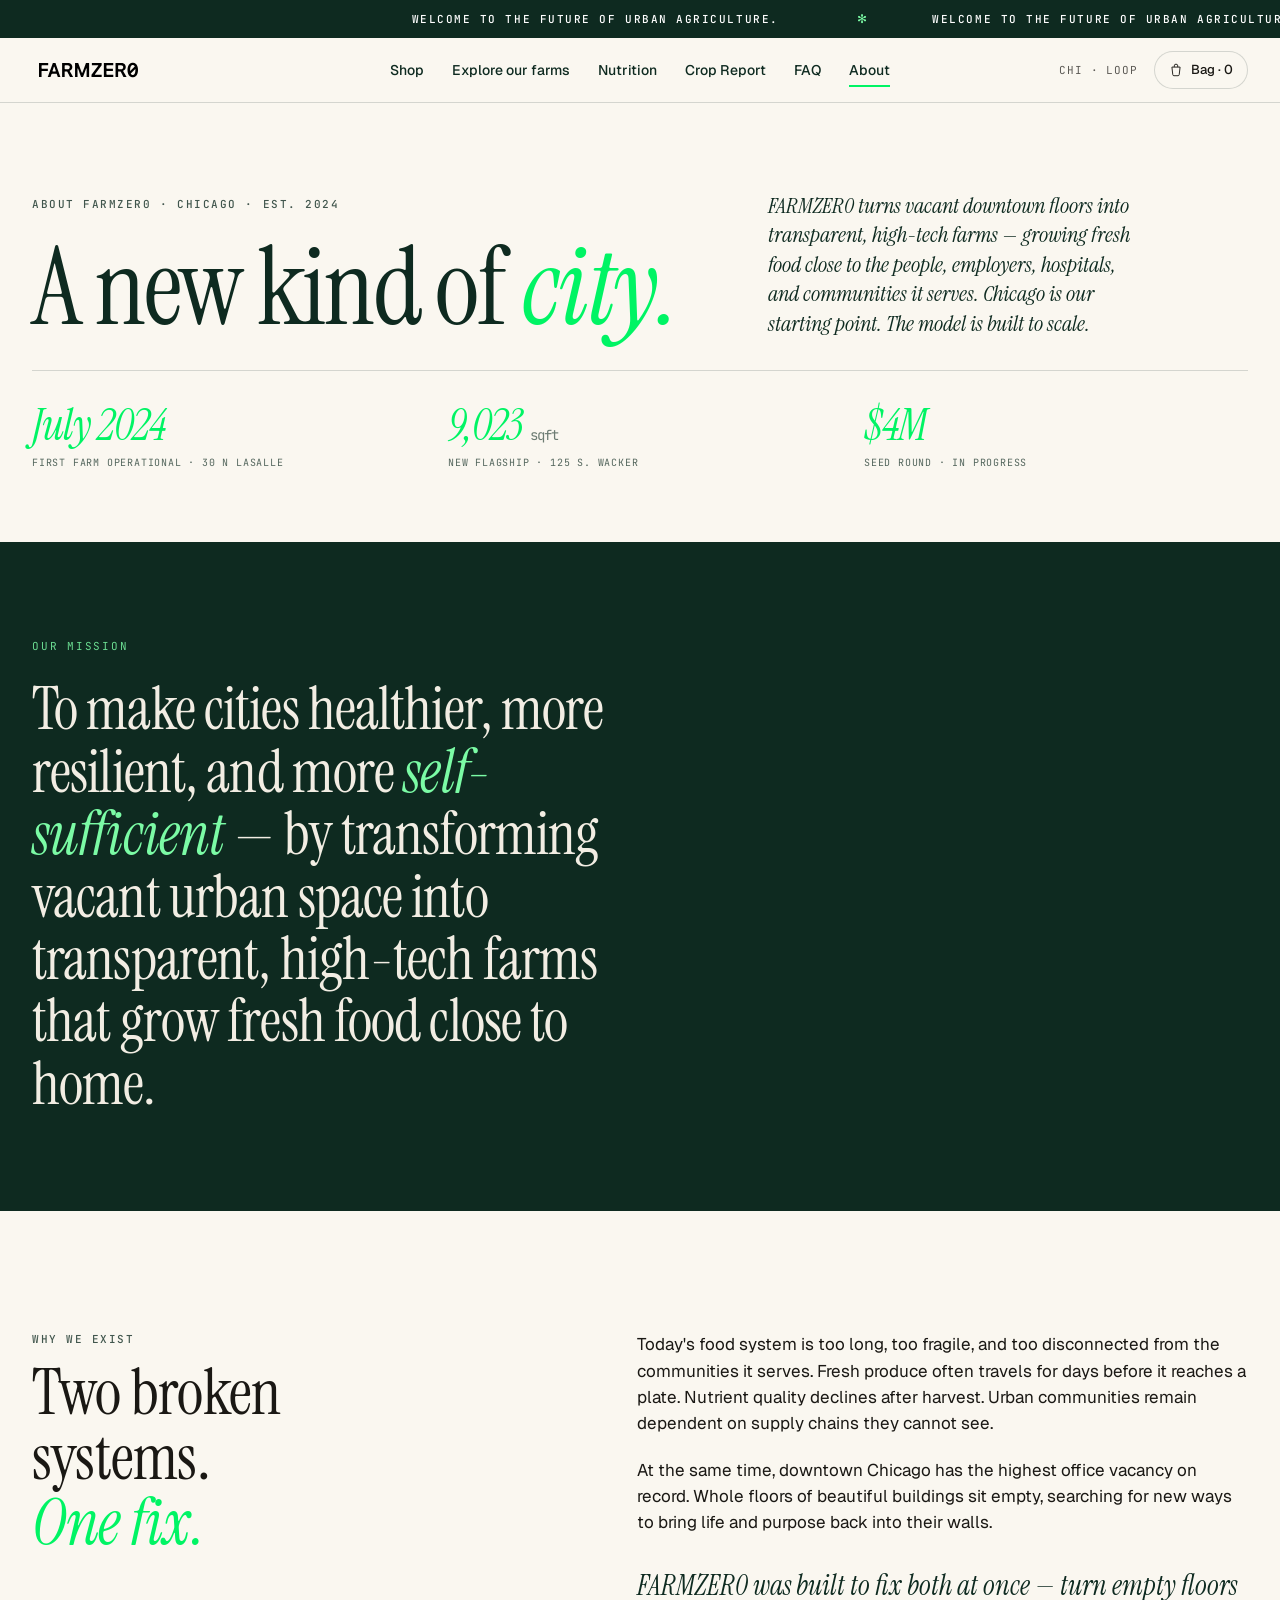
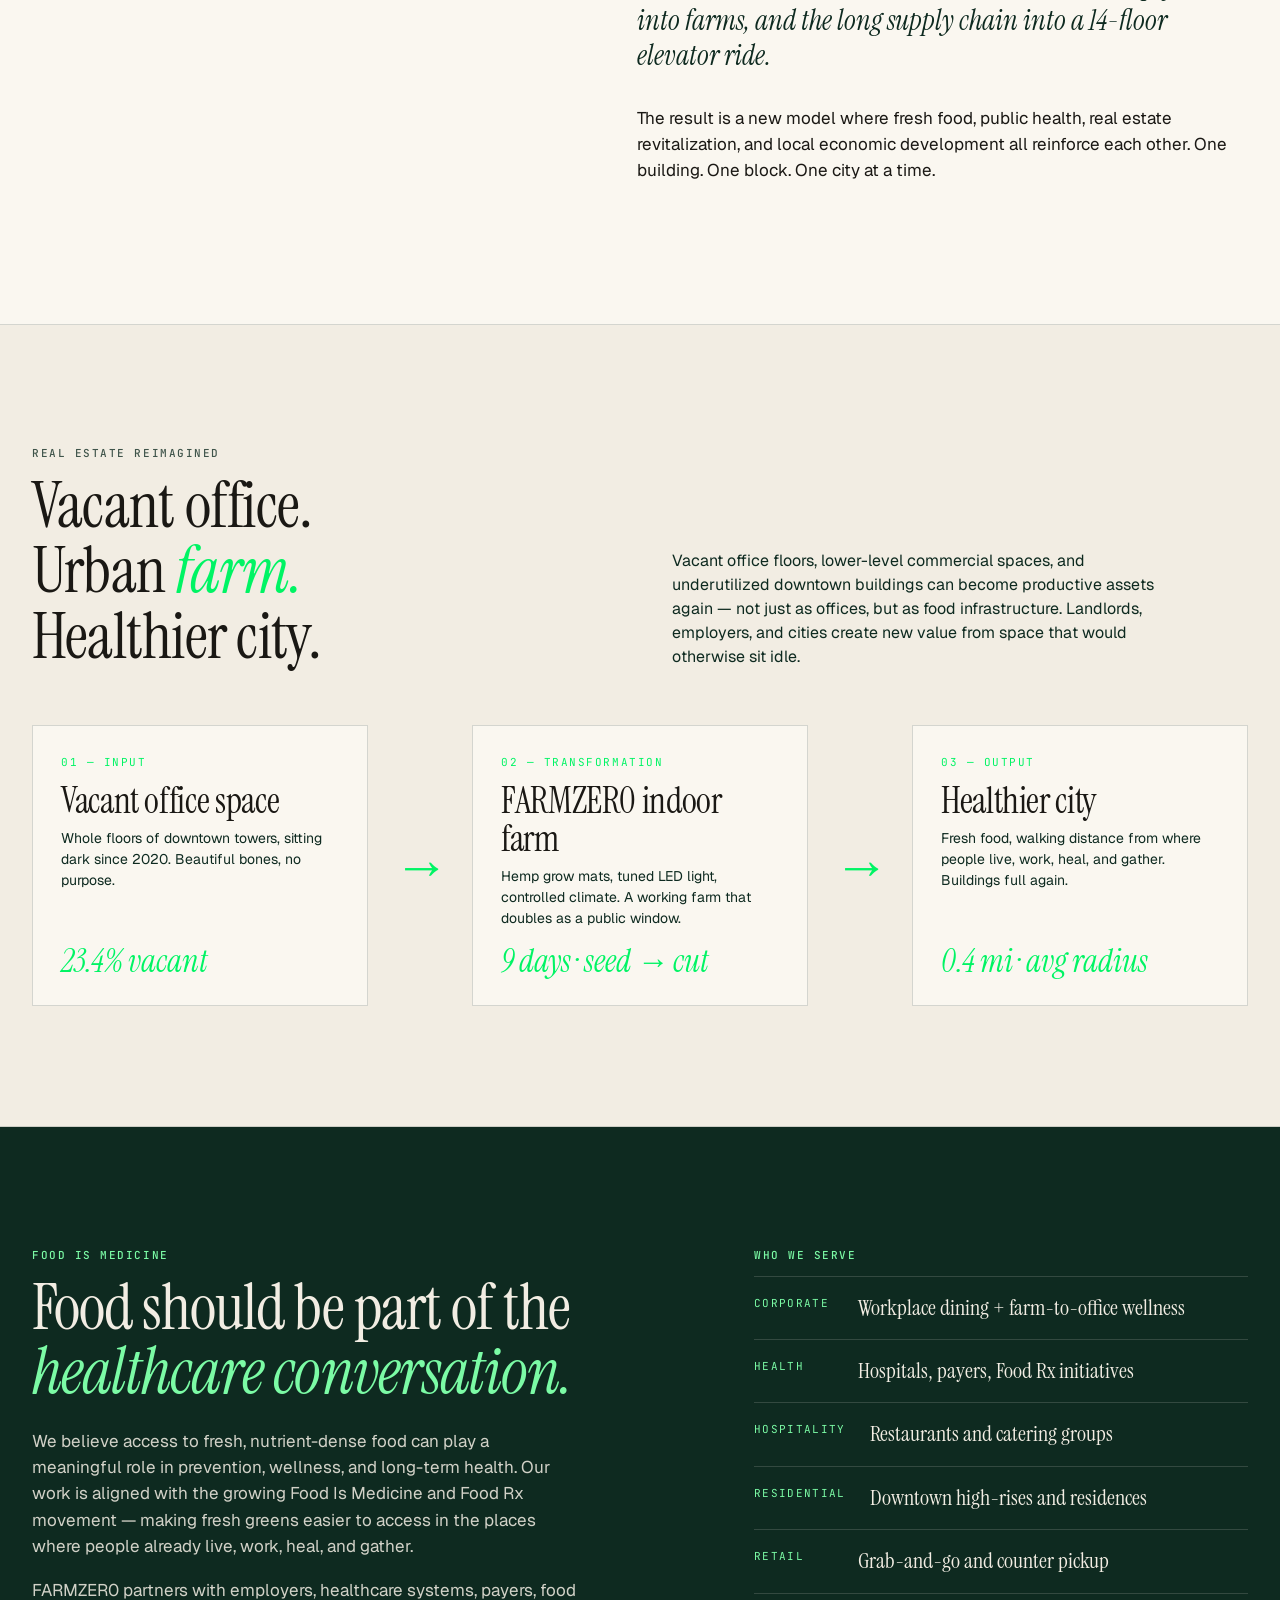
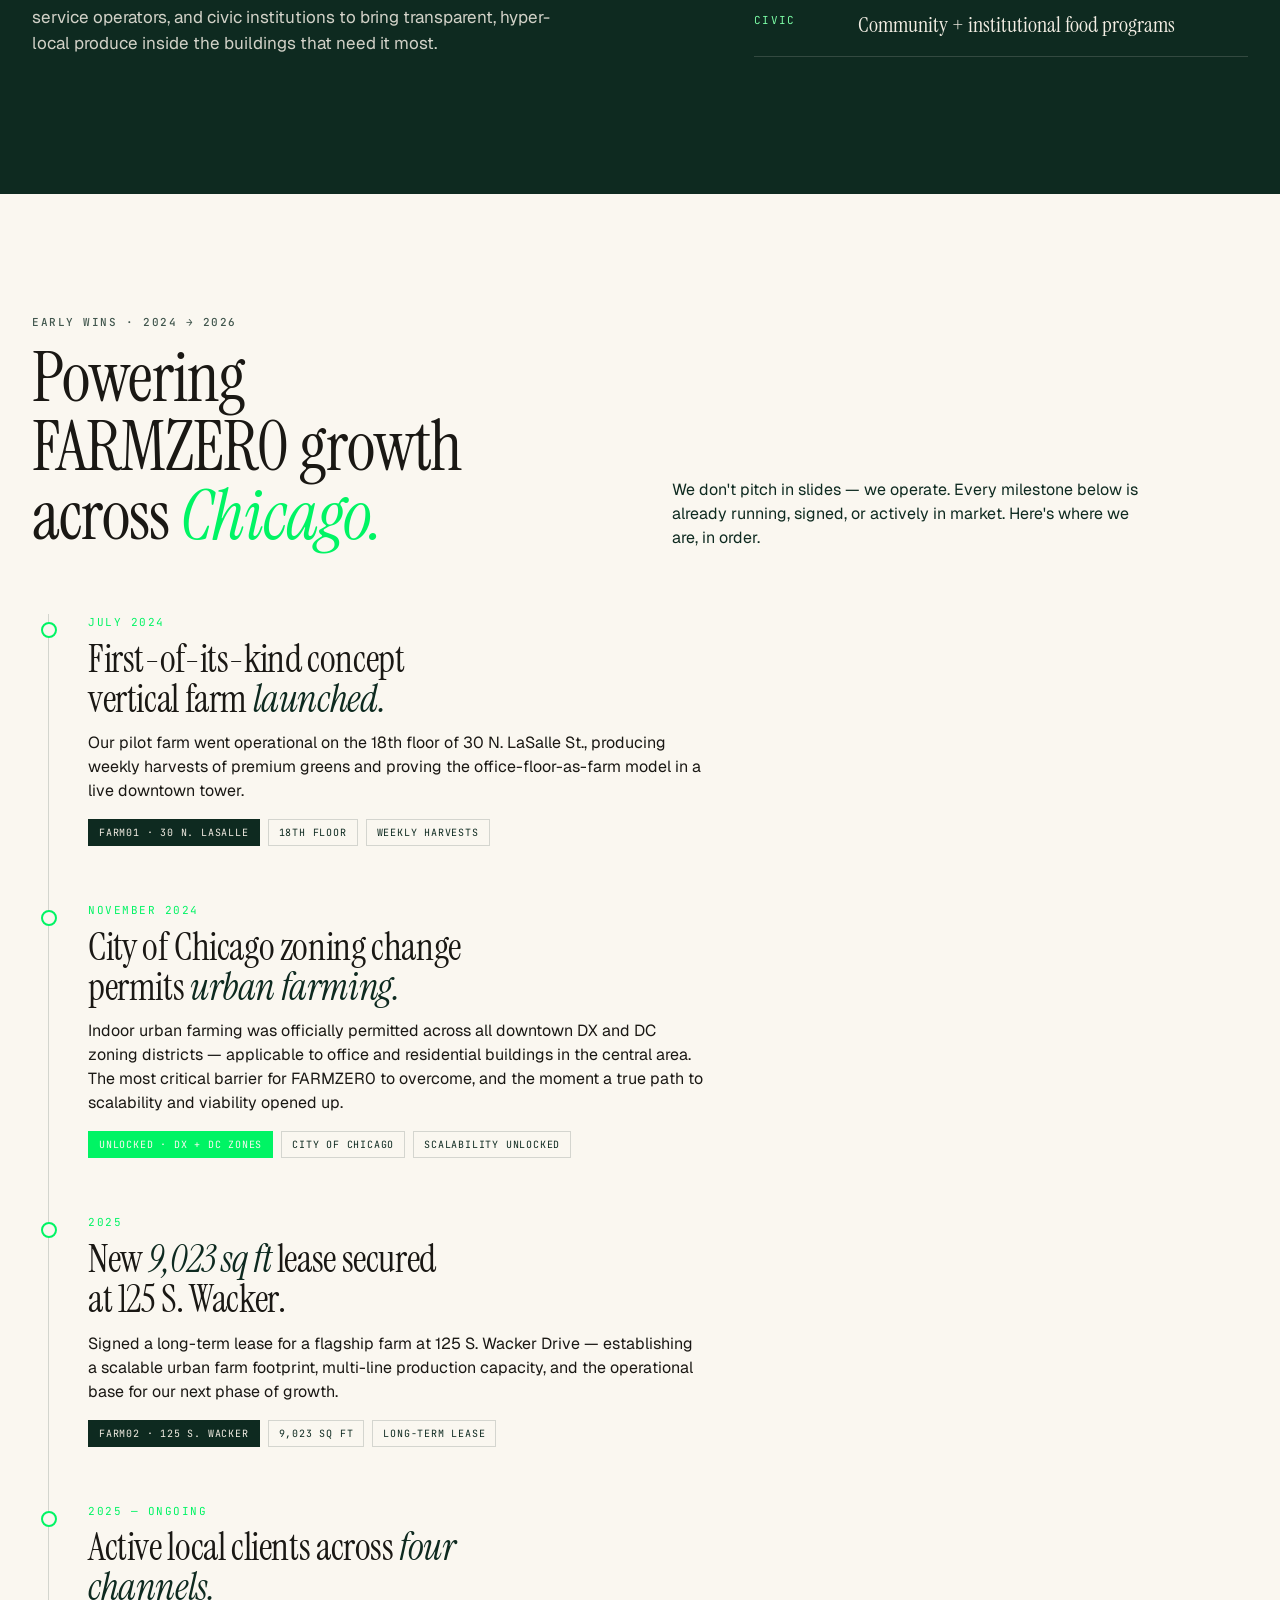
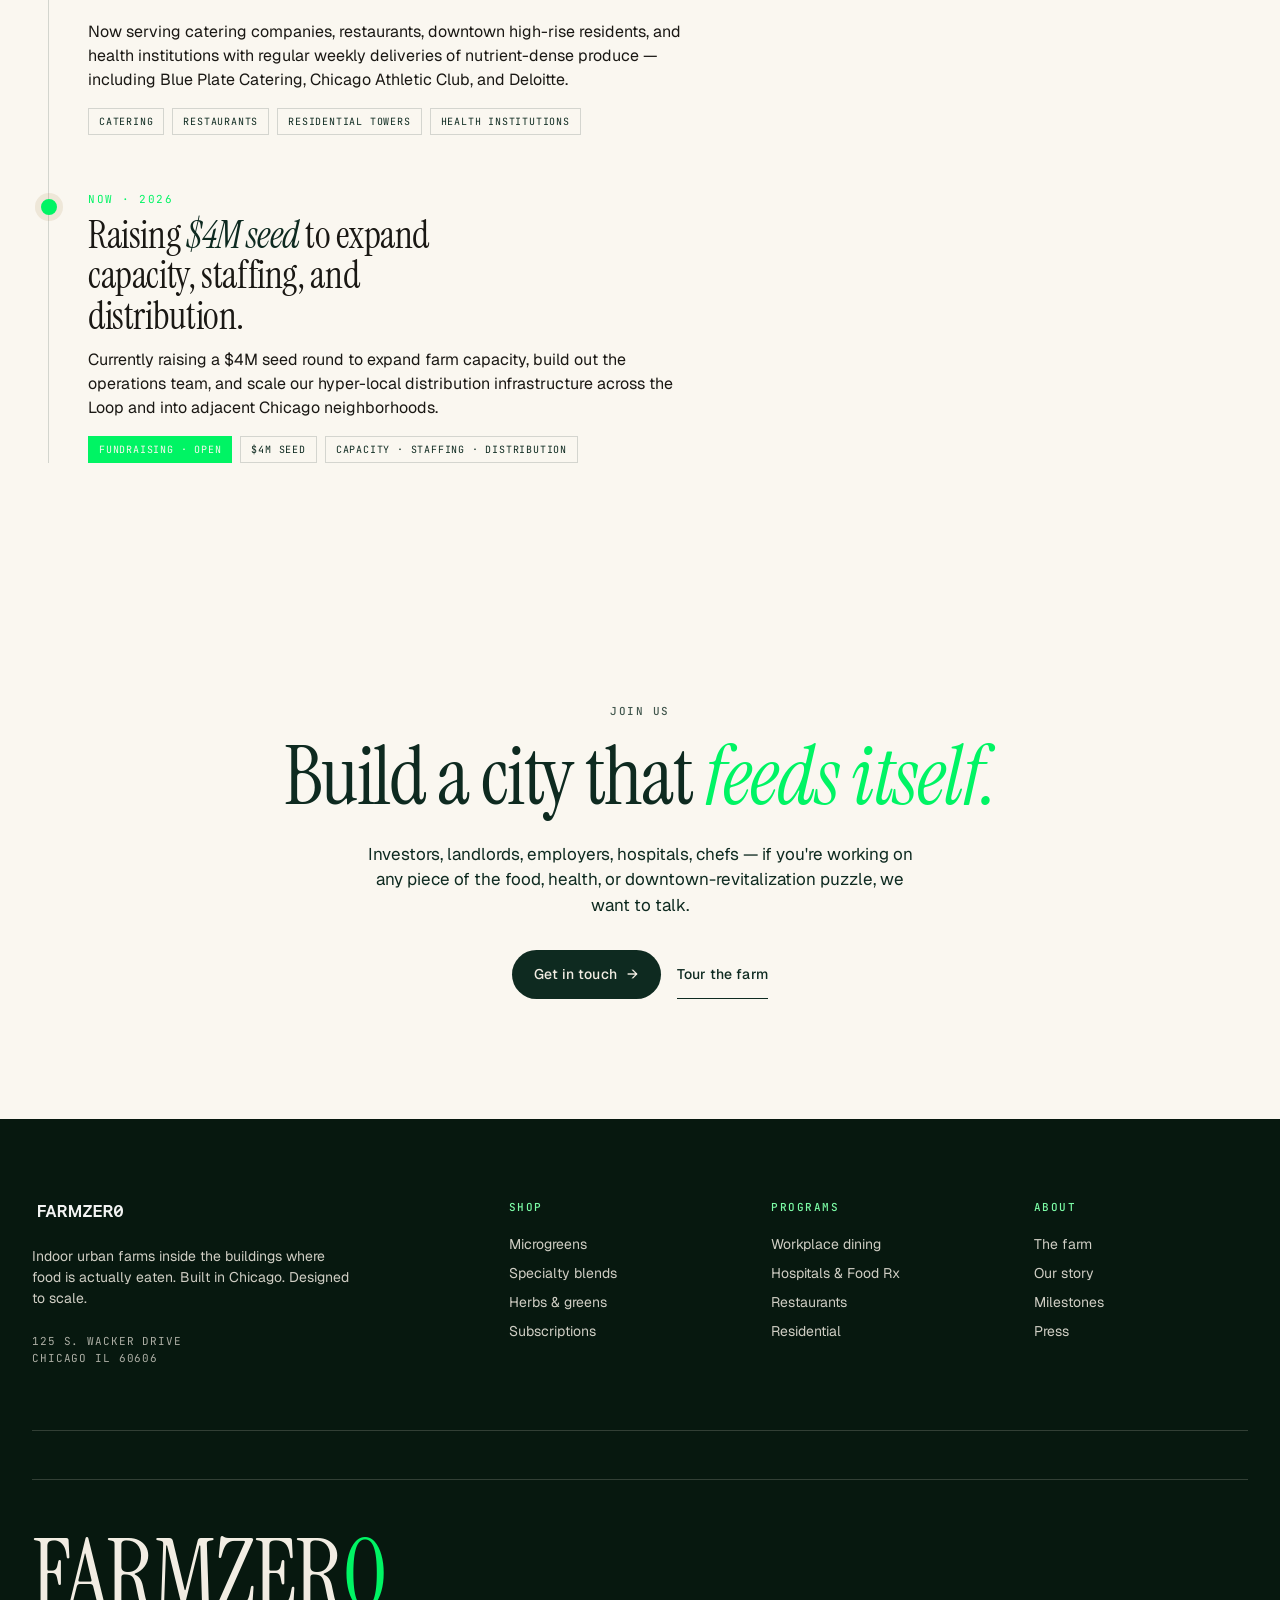
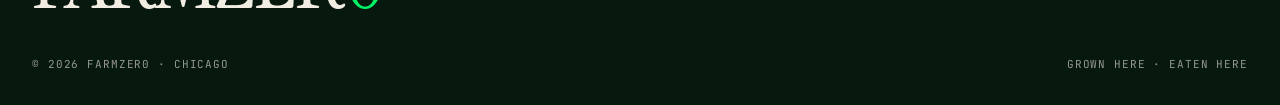
<file: about.html>
<!doctype html>
<html lang="en">
<head>
<meta charset="utf-8" />
<meta name="viewport" content="width=device-width, initial-scale=1" />
<title>About FARMZER0 — Vacant office → urban farm → healthier city.</title>
<link rel="preconnect" href="https://fonts.googleapis.com" />
<link rel="preconnect" href="https://fonts.gstatic.com" crossorigin />
<link rel="stylesheet" href="https://fonts.googleapis.com/css2?family=Instrument+Serif:ital@0;1&family=Geist:wght@300;400;500;600;700&family=JetBrains+Mono:wght@400;500&display=swap" />
<link rel="stylesheet" href="styles.css" />
<script src="img-fallback.js"></script>
<style>
  /* ——— About hero ——— */
  .about-hero { padding: 88px 0 72px; }
  .about-hero h1 {
    font-family: "Instrument Serif", serif;
    font-weight: 400;
    font-size: clamp(56px, 8.4vw, 152px);
    line-height: 0.94;
    letter-spacing: -0.02em;
    color: var(--forest);
    margin: 24px 0 0;
    max-width: 14ch;
  }
  .about-hero h1 em { font-style: italic; color: var(--accent); }
  .about-hero-grid { display: grid; grid-template-columns: 1.4fr 1fr; gap: 64px; align-items: end; padding-bottom: 32px; border-bottom: 1px solid var(--line); }
  .about-hero-grid .lede {
    font-family: "Instrument Serif", serif; font-style: italic;
    font-size: clamp(20px, 1.7vw, 26px); line-height: 1.35; color: var(--forest);
    max-width: 38ch;
  }
  .about-hero .meta {
    display: grid; grid-template-columns: 1fr 1fr 1fr; gap: 32px; margin-top: 32px;
  }
  .about-hero .meta .v { font-family: "Instrument Serif", serif; font-size: 44px; line-height: 1; color: var(--forest); letter-spacing: -0.02em; }
  .about-hero .meta .v em { font-style: italic; color: var(--accent); }
  .about-hero .meta .l { font-family: "JetBrains Mono", monospace; font-size: 10px; letter-spacing: 0.08em; text-transform: uppercase; color: var(--forest); opacity: 0.7; margin-top: 8px; }
  @media (max-width: 880px) {
    .about-hero-grid { grid-template-columns: 1fr; gap: 32px; }
    .about-hero .meta { grid-template-columns: 1fr 1fr; }
  }

  /* ——— Mission band ——— */
  .mission {
    background: var(--forest);
    color: var(--cream);
    padding: 96px 0;
  }
  .mission p {
    font-family: "Instrument Serif", serif;
    font-size: clamp(36px, 4.6vw, 68px);
    line-height: 1.06;
    letter-spacing: -0.015em;
    margin: 0;
    max-width: 22ch;
  }
  .mission p em { font-style: italic; color: var(--gold-soft); }
  .mission .label {
    font-family: "JetBrains Mono", monospace;
    font-size: 11px; letter-spacing: 0.16em; text-transform: uppercase;
    color: var(--gold-soft); opacity: 0.85; margin-bottom: 24px;
  }

  /* ——— Why we exist ——— */
  .why { padding: 120px 0; border-bottom: 1px solid var(--line); }
  .why-grid { display: grid; grid-template-columns: 1fr 1.2fr; gap: 96px; }
  .why-grid h2 {
    font-family: "Instrument Serif", serif; font-weight: 400;
    font-size: clamp(40px, 5vw, 72px); line-height: 1.02; letter-spacing: -0.012em;
    margin: 12px 0 0; max-width: 12ch;
  }
  .why-grid h2 em { font-style: italic; color: var(--accent); }
  .why-grid .col p { font-size: 17px; line-height: 1.55; color: var(--charcoal); margin: 0 0 20px; }
  .why-grid .col p.pull {
    font-family: "Instrument Serif", serif; font-size: 28px; line-height: 1.25;
    color: var(--forest); margin: 32px 0; font-style: italic;
  }
  @media (max-width: 980px) { .why-grid { grid-template-columns: 1fr; gap: 32px; } }

  /* ——— Equation ——— */
  .equation {
    background: var(--cream);
    padding: 120px 0;
    border-bottom: 1px solid var(--line);
  }
  .equation-row {
    display: grid; grid-template-columns: 1fr auto 1fr auto 1fr; gap: 24px;
    align-items: stretch;
    margin-top: 56px;
  }
  .eq-card {
    background: var(--paper); border: 1px solid var(--line);
    padding: 28px; min-height: 240px;
    display: flex; flex-direction: column; justify-content: space-between;
  }
  .eq-card .num {
    font-family: "JetBrains Mono", monospace; font-size: 11px; letter-spacing: 0.14em;
    text-transform: uppercase; color: var(--accent);
  }
  .eq-card h3 {
    font-family: "Instrument Serif", serif; font-weight: 400;
    font-size: 36px; line-height: 1.05; letter-spacing: -0.01em; margin: 12px 0 8px;
  }
  .eq-card p { font-size: 14px; color: var(--forest); line-height: 1.5; margin: 0 0 16px; }
  .eq-card .stat { font-family: "Instrument Serif", serif; font-style: italic; font-size: 32px; color: var(--accent); line-height: 1; }
  .eq-arrow {
    align-self: center;
    font-family: "Instrument Serif", serif; font-style: italic;
    font-size: 56px; color: var(--accent); line-height: 1;
  }
  @media (max-width: 980px) {
    .equation-row { grid-template-columns: 1fr; gap: 12px; }
    .eq-arrow { transform: rotate(90deg); align-self: center; padding: 8px 0; }
  }
  .eq-section-head {
    display: grid; grid-template-columns: 1fr 1fr; gap: 64px; align-items: end;
  }
  .eq-section-head h2 {
    font-family: "Instrument Serif", serif; font-weight: 400;
    font-size: clamp(40px, 5vw, 72px); line-height: 1.02; letter-spacing: -0.012em;
    margin: 12px 0 0;
  }
  .eq-section-head h2 em { font-style: italic; color: var(--accent); }
  .eq-section-head p { font-size: 16px; max-width: 44ch; color: var(--forest); margin: 0; }
  @media (max-width: 880px) { .eq-section-head { grid-template-columns: 1fr; gap: 16px; } }

  /* ——— Timeline ——— */
  .timeline { padding: 120px 0; }
  .timeline-head { display: grid; grid-template-columns: 1fr 1fr; gap: 64px; align-items: end; margin-bottom: 64px; }
  .timeline-head h2 {
    font-family: "Instrument Serif", serif; font-weight: 400;
    font-size: clamp(44px, 5.4vw, 80px); line-height: 1; letter-spacing: -0.015em;
    margin: 12px 0 0; max-width: 14ch;
  }
  .timeline-head h2 em { font-style: italic; color: var(--accent); }
  .timeline-head .desc { font-size: 16px; max-width: 44ch; color: var(--forest); }
  @media (max-width: 880px) { .timeline-head { grid-template-columns: 1fr; gap: 16px; } }

  .tl {
    position: relative;
    padding-left: 56px;
  }
  .tl::before {
    content: "";
    position: absolute;
    left: 16px; top: 0; bottom: 0;
    width: 1px;
    background: var(--line);
  }
  .tl-item {
    position: relative;
    padding: 0 0 56px;
  }
  .tl-item:last-child { padding-bottom: 0; }
  .tl-item::before {
    content: "";
    position: absolute;
    left: -47px; top: 8px;
    width: 12px; height: 12px;
    border-radius: 50%;
    background: var(--paper);
    border: 2px solid var(--accent);
  }
  .tl-item.now::before {
    background: var(--accent);
    box-shadow: 0 0 0 6px rgba(184, 153, 104, 0.18);
  }
  .tl-item .date {
    font-family: "JetBrains Mono", monospace;
    font-size: 11px; letter-spacing: 0.14em;
    text-transform: uppercase; color: var(--accent);
  }
  .tl-item h3 {
    font-family: "Instrument Serif", serif; font-weight: 400;
    font-size: clamp(28px, 3vw, 40px); line-height: 1.05; letter-spacing: -0.01em;
    margin: 8px 0 12px; max-width: 22ch;
  }
  .tl-item h3 em { font-style: italic; color: var(--forest); }
  .tl-item p { font-size: 16px; line-height: 1.5; color: var(--charcoal); margin: 0; max-width: 56ch; }
  .tl-item .chips { display: flex; gap: 8px; flex-wrap: wrap; margin-top: 16px; }
  .tl-item .chip {
    font-family: "JetBrains Mono", monospace;
    font-size: 10px; letter-spacing: 0.08em; text-transform: uppercase;
    padding: 5px 10px; border: 1px solid var(--line);
    background: var(--paper); color: var(--forest);
  }
  .tl-item .chip.solid { background: var(--forest); color: var(--cream); border-color: var(--forest); }
  .tl-item .chip.gold  { background: var(--accent); color: var(--paper); border-color: var(--accent); }

  /* ——— Food Is Medicine ——— */
  .fim {
    background: var(--forest);
    color: var(--cream);
    padding: 120px 0;
  }
  .fim-grid { display: grid; grid-template-columns: 1.3fr 1fr; gap: 80px; align-items: start; }
  .fim h2 {
    font-family: "Instrument Serif", serif; font-weight: 400;
    font-size: clamp(40px, 5vw, 76px); line-height: 1.0; letter-spacing: -0.015em;
    margin: 12px 0 24px;
  }
  .fim h2 em { font-style: italic; color: var(--gold-soft); }
  .fim p { font-size: 17px; line-height: 1.55; opacity: 0.86; margin: 0 0 18px; max-width: 50ch; }
  .fim .partners-list {
    display: grid; grid-template-columns: 1fr; gap: 0;
    border-top: 1px solid rgba(242,237,227,0.16);
  }
  .fim .partners-list .row {
    display: grid; grid-template-columns: auto 1fr; gap: 24px;
    padding: 18px 0;
    border-bottom: 1px solid rgba(242,237,227,0.16);
  }
  .fim .partners-list .row .k {
    font-family: "JetBrains Mono", monospace;
    font-size: 11px; letter-spacing: 0.12em; text-transform: uppercase;
    color: var(--gold-soft); min-width: 80px;
  }
  .fim .partners-list .row .v {
    font-family: "Instrument Serif", serif; font-size: 22px; line-height: 1.2;
  }
  @media (max-width: 980px) { .fim-grid { grid-template-columns: 1fr; gap: 32px; } }

  /* ——— Promise ——— */
  .promise {
    text-align: center;
    padding: 120px 0;
    background: var(--cream);
    border-top: 1px solid var(--line);
    border-bottom: 1px solid var(--line);
  }
  .promise h2 {
    font-family: "Instrument Serif", serif; font-weight: 400;
    font-size: clamp(48px, 7.5vw, 128px);
    line-height: 1; letter-spacing: -0.02em;
    margin: 16px 0 64px; color: var(--forest);
  }
  .promise h2 em { font-style: italic; color: var(--accent); }
  .promise-words {
    display: grid; grid-template-columns: repeat(5, 1fr);
    border-top: 1px solid var(--line);
    border-bottom: 1px solid var(--line);
  }
  .promise-words div {
    padding: 32px 16px;
    font-family: "Instrument Serif", serif;
    font-size: clamp(20px, 2.4vw, 32px);
    line-height: 1.0;
    color: var(--forest);
    border-right: 1px solid var(--line);
  }
  .promise-words div:last-child { border-right: none; }
  .promise-words div em { font-style: italic; color: var(--accent); display: block; font-size: 0.85em; margin-top: 6px; }
  @media (max-width: 880px) {
    .promise-words { grid-template-columns: 1fr 1fr; }
    .promise-words div { border-bottom: 1px solid var(--line); }
    .promise-words div:nth-child(2n) { border-right: none; }
  }

  /* ——— CTA band ——— */
  .cta {
    padding: 120px 0;
    text-align: center;
  }
  .cta h2 {
    font-family: "Instrument Serif", serif; font-weight: 400;
    font-size: clamp(48px, 6.4vw, 104px);
    line-height: 1; letter-spacing: -0.02em;
    margin: 16px 0 24px; color: var(--forest);
  }
  .cta h2 em { font-style: italic; color: var(--accent); }
  .cta p { font-size: 17px; max-width: 50ch; margin: 0 auto 32px; color: var(--forest); }
  .cta-buttons { display: inline-flex; gap: 16px; flex-wrap: wrap; justify-content: center; }
</style>
</head>
<body>

<!-- Live status strip -->
<div class="status-strip" data-screen-label="Status strip">
  <div class="status-strip-inner">
    <div class="status-strip-track">
      <span><b>Welcome to the Future of Urban Agriculture.</b></span>
      <span><b>Welcome to the Future of Urban Agriculture.</b></span>
      <span><b>Welcome to the Future of Urban Agriculture.</b></span>
      <span><b>Welcome to the Future of Urban Agriculture.</b></span>
    </div>
  </div>
</div>

<!-- Top bar -->
<header class="topbar">
  <div class="wrap topbar-inner">
    <a href="index.html" class="brand"><img class="brand-logo" src="farmzero-logo.svg" alt="FARMZER0" /></a>
    <nav class="nav">
      <a href="index.html#shop">Shop</a>
      <a href="the-farm.html">Explore our farms</a>
      <a href="nutrition.html">Nutrition</a>
      <a href="crop-report.html">Crop Report</a>
      <a href="faq.html">FAQ</a>
      <a href="about.html" class="active">About</a>
    </nav>
    <div class="topbar-right">
      <span class="mono" style="font-size: 11px; letter-spacing: 0.08em; opacity: 0.7;">CHI · LOOP</span>
      <a class="bag" href="#bag">
        <svg width="14" height="14" viewBox="0 0 24 24" fill="none" stroke="currentColor" stroke-width="1.6"><path d="M5 7h14l-1.5 13a2 2 0 0 1-2 1.8h-7a2 2 0 0 1-2-1.8L5 7z"/><path d="M9 7V5a3 3 0 0 1 6 0v2"/></svg>
        Bag · 0
      </a>
    </div>
  </div>
</header>

<!-- About hero -->
<section class="about-hero" data-screen-label="01 About hero">
  <div class="wrap">
    <div class="about-hero-grid">
      <div>
        <div class="eyebrow">ABOUT FARMZER0 · CHICAGO · EST. 2024</div>
        <h1>A new kind of <em>city.</em></h1>
      </div>
      <div class="lede">
        FARMZER0 turns vacant downtown floors into transparent, high-tech farms —
        growing fresh food close to the people, employers, hospitals, and
        communities it serves. Chicago is our starting point. The model is built to scale.
      </div>
    </div>
    <div class="meta">
      <div><div class="v"><em>July 2024</em></div><div class="l">First farm operational · 30 N LaSalle</div></div>
      <div><div class="v"><em>9,023</em><span style="font-family:'JetBrains Mono',monospace; font-size:14px; opacity: 0.6;"> sqft</span></div><div class="l">New flagship · 125 S. Wacker</div></div>
      <div><div class="v"><em>$4M</em></div><div class="l">Seed round · in progress</div></div>
    </div>
  </div>
</section>

<!-- Mission -->
<section class="mission" data-screen-label="02 Mission">
  <div class="wrap">
    <div class="label">Our Mission</div>
    <p>
      To make cities healthier, more resilient, and more <em>self-sufficient</em>
      — by transforming vacant urban space into transparent, high-tech farms
      that grow fresh food close to home.
    </p>
  </div>
</section>

<!-- Why we exist -->
<section class="why" data-screen-label="03 Why we exist">
  <div class="wrap why-grid">
    <div>
      <div class="eyebrow">WHY WE EXIST</div>
      <h2>Two broken systems.<br/><em>One fix.</em></h2>
    </div>
    <div class="col">
      <p>
        Today's food system is too long, too fragile, and too disconnected from
        the communities it serves. Fresh produce often travels for days before
        it reaches a plate. Nutrient quality declines after harvest. Urban
        communities remain dependent on supply chains they cannot see.
      </p>
      <p>
        At the same time, downtown Chicago has the highest office vacancy on
        record. Whole floors of beautiful buildings sit empty, searching for
        new ways to bring life and purpose back into their walls.
      </p>
      <p class="pull">
        FARMZER0 was built to fix both at once — turn empty floors into farms,
        and the long supply chain into a 14-floor elevator ride.
      </p>
      <p>
        The result is a new model where fresh food, public health, real estate
        revitalization, and local economic development all reinforce each other.
        One building. One block. One city at a time.
      </p>
    </div>
  </div>
</section>

<!-- Equation: vacant office → farm → city -->
<section class="equation" data-screen-label="04 Equation">
  <div class="wrap">
    <div class="eq-section-head">
      <div>
        <div class="eyebrow">REAL ESTATE REIMAGINED</div>
        <h2>Vacant office.<br/>Urban <em>farm.</em><br/>Healthier city.</h2>
      </div>
      <p>
        Vacant office floors, lower-level commercial spaces, and underutilized
        downtown buildings can become productive assets again — not just as
        offices, but as food infrastructure. Landlords, employers, and cities
        create new value from space that would otherwise sit idle.
      </p>
    </div>

    <div class="equation-row">
      <div class="eq-card">
        <div>
          <div class="num">01 — INPUT</div>
          <h3>Vacant office space</h3>
          <p>Whole floors of downtown towers, sitting dark since 2020. Beautiful bones, no purpose.</p>
        </div>
        <div class="stat">23.4% vacant</div>
      </div>
      <div class="eq-arrow">→</div>
      <div class="eq-card">
        <div>
          <div class="num">02 — TRANSFORMATION</div>
          <h3>FARMZER0 indoor farm</h3>
          <p>Hemp grow mats, tuned LED light, controlled climate. A working farm that doubles as a public window.</p>
        </div>
        <div class="stat">9 days · seed → cut</div>
      </div>
      <div class="eq-arrow">→</div>
      <div class="eq-card">
        <div>
          <div class="num">03 — OUTPUT</div>
          <h3>Healthier city</h3>
          <p>Fresh food, walking distance from where people live, work, heal, and gather. Buildings full again.</p>
        </div>
        <div class="stat">0.4 mi · avg radius</div>
      </div>
    </div>
  </div>
</section>

<!-- Food Is Medicine (moved above timeline) -->
<section class="fim" data-screen-label="05 Food Is Medicine">
  <div class="wrap fim-grid">
    <div>
      <div class="eyebrow" style="color: var(--gold-soft); opacity: 1;">FOOD IS MEDICINE</div>
      <h2>Food should be part of the<br/><em>healthcare conversation.</em></h2>
      <p>
        We believe access to fresh, nutrient-dense food can play a meaningful
        role in prevention, wellness, and long-term health. Our work is aligned
        with the growing Food Is Medicine and Food Rx movement — making fresh
        greens easier to access in the places where people already live, work,
        heal, and gather.
      </p>
      <p>
        FARMZER0 partners with employers, healthcare systems, payers, food
        service operators, and civic institutions to bring transparent,
        hyper-local produce inside the buildings that need it most.
      </p>
    </div>
    <div>
      <div class="eyebrow" style="color: var(--gold-soft); opacity: 1; margin-bottom: 12px;">WHO WE SERVE</div>
      <div class="partners-list">
        <div class="row"><span class="k">CORPORATE</span><span class="v">Workplace dining + farm-to-office wellness</span></div>
        <div class="row"><span class="k">HEALTH</span><span class="v">Hospitals, payers, Food Rx initiatives</span></div>
        <div class="row"><span class="k">HOSPITALITY</span><span class="v">Restaurants and catering groups</span></div>
        <div class="row"><span class="k">RESIDENTIAL</span><span class="v">Downtown high-rises and residences</span></div>
        <div class="row"><span class="k">RETAIL</span><span class="v">Grab-and-go and counter pickup</span></div>
        <div class="row"><span class="k">CIVIC</span><span class="v">Community + institutional food programs</span></div>
      </div>
    </div>
  </div>
</section>

<!-- Timeline -->
<section class="timeline" id="timeline" data-screen-label="05 Timeline">
  <div class="wrap">
    <div class="timeline-head">
      <div>
        <div class="eyebrow">EARLY WINS · 2024 → 2026</div>
        <h2>Powering FARMZER0 growth across <em>Chicago.</em></h2>
      </div>
      <div class="desc">
        We don't pitch in slides — we operate. Every milestone below is already
        running, signed, or actively in market. Here's where we are, in order.
      </div>
    </div>

    <div class="tl">
      <article class="tl-item">
        <div class="date">JULY 2024</div>
        <h3>First-of-its-kind concept vertical farm <em>launched.</em></h3>
        <p>
          Our pilot farm went operational on the 18th floor of 30 N. LaSalle St.,
          producing weekly harvests of premium greens and proving the
          office-floor-as-farm model in a live downtown tower.
        </p>
        <div class="chips">
          <span class="chip solid">FARM01 · 30 N. LASALLE</span>
          <span class="chip">18TH FLOOR</span>
          <span class="chip">WEEKLY HARVESTS</span>
        </div>
      </article>

      <article class="tl-item">
        <div class="date">NOVEMBER 2024</div>
        <h3>City of Chicago zoning change permits <em>urban farming.</em></h3>
        <p>
          Indoor urban farming was officially permitted across all downtown DX
          and DC zoning districts — applicable to office and residential
          buildings in the central area. The most critical barrier for FARMZER0
          to overcome, and the moment a true path to scalability and viability
          opened up.
        </p>
        <div class="chips">
          <span class="chip gold">UNLOCKED · DX + DC ZONES</span>
          <span class="chip">CITY OF CHICAGO</span>
          <span class="chip">SCALABILITY UNLOCKED</span>
        </div>
      </article>

      <article class="tl-item">
        <div class="date">2025</div>
        <h3>New <em>9,023 sq ft</em> lease secured at 125 S. Wacker.</h3>
        <p>
          Signed a long-term lease for a flagship farm at 125 S. Wacker Drive —
          establishing a scalable urban farm footprint, multi-line production
          capacity, and the operational base for our next phase of growth.
        </p>
        <div class="chips">
          <span class="chip solid">FARM02 · 125 S. WACKER</span>
          <span class="chip">9,023 SQ FT</span>
          <span class="chip">LONG-TERM LEASE</span>
        </div>
      </article>

      <article class="tl-item">
        <div class="date">2025 — ONGOING</div>
        <h3>Active local clients across <em>four channels.</em></h3>
        <p>
          Now serving catering companies, restaurants, downtown high-rise
          residents, and health institutions with regular weekly deliveries of
          nutrient-dense produce — including Blue Plate Catering, Chicago
          Athletic Club, and Deloitte.
        </p>
        <div class="chips">
          <span class="chip">CATERING</span>
          <span class="chip">RESTAURANTS</span>
          <span class="chip">RESIDENTIAL TOWERS</span>
          <span class="chip">HEALTH INSTITUTIONS</span>
        </div>
      </article>

      <article class="tl-item now">
        <div class="date">NOW · 2026</div>
        <h3>Raising <em>$4M seed</em> to expand capacity, staffing, and distribution.</h3>
        <p>
          Currently raising a $4M seed round to expand farm capacity, build out
          the operations team, and scale our hyper-local distribution
          infrastructure across the Loop and into adjacent Chicago neighborhoods.
        </p>
        <div class="chips">
          <span class="chip gold">FUNDRAISING · OPEN</span>
          <span class="chip">$4M SEED</span>
          <span class="chip">CAPACITY · STAFFING · DISTRIBUTION</span>
        </div>
      </article>
    </div>
  </div>
</section>

<!-- CTA -->
<section class="cta" data-screen-label="08 CTA">
  <div class="wrap-narrow">
    <div class="eyebrow">JOIN US</div>
    <h2>Build a city that <em>feeds itself.</em></h2>
    <p>
      Investors, landlords, employers, hospitals, chefs — if you're working on
      any piece of the food, health, or downtown-revitalization puzzle, we want
      to talk.
    </p>
    <div class="cta-buttons">
      <a class="btn btn-dark" href="mailto:hello@farmzer0.com">Get in touch <span class="arrow">→</span></a>
      <a class="btn btn-ghost" href="the-farm.html">Tour the farm</a>
    </div>
  </div>
</section>

<!-- Footer -->
<footer class="footer">
  <div class="wrap">
    <div class="footer-grid">
      <div>
        <div class="brand"><img class="brand-logo" src="farmzero-logo.svg" alt="FARMZER0" /></div>
        <p style="font-size: 14px; opacity: 0.85; max-width: 36ch; margin-top: 16px;">
          Indoor urban farms inside the buildings where food is actually eaten.
          Built in Chicago. Designed to scale.
        </p>
        <div class="mono" style="font-size: 11px; letter-spacing: 0.08em; opacity: 0.7; margin-top: 24px;">
          125 S. WACKER DRIVE<br/>CHICAGO IL 60606
        </div>
      </div>
      <div>
        <h4>Shop</h4>
        <ul>
          <li><a href="index.html#shop">Microgreens</a></li>
          <li><a href="index.html#shop">Specialty blends</a></li>
          <li><a href="index.html#shop">Herbs &amp; greens</a></li>
          <li><a href="#">Subscriptions</a></li>
        </ul>
      </div>
      <div>
        <h4>Programs</h4>
        <ul>
          <li><a href="#">Workplace dining</a></li>
          <li><a href="#">Hospitals &amp; Food Rx</a></li>
          <li><a href="#">Restaurants</a></li>
          <li><a href="#">Residential</a></li>
        </ul>
      </div>
      <div>
        <h4>About</h4>
        <ul>
          <li><a href="the-farm.html">The farm</a></li>
          <li><a href="about.html">Our story</a></li>
          <li><a href="about.html#timeline">Milestones</a></li>
          <li><a href="#">Press</a></li>
        </ul>
      </div>
    </div>

    <div class="footer-mark">FARMZER<span style="color: var(--gold);">0</span></div>

    <div class="footer-bottom">
      <span>© 2026 FARMZER0 · CHICAGO</span>
      <span>GROWN HERE · EATEN HERE</span>
    </div>
  </div>
</footer>

<script>
/* (status strip is now a continuous marquee — no live counters) */

const io = new IntersectionObserver((entries) => {
  entries.forEach(e => { if (e.isIntersecting) e.target.classList.add("in"); });
}, { threshold: 0.12 });
document.querySelectorAll(".about-hero, .why, .equation, .timeline, .fim, .promise, .cta, .tl-item").forEach(el => {
  el.classList.add("reveal");
  io.observe(el);
});
</script>

</body>
</html>
</file>
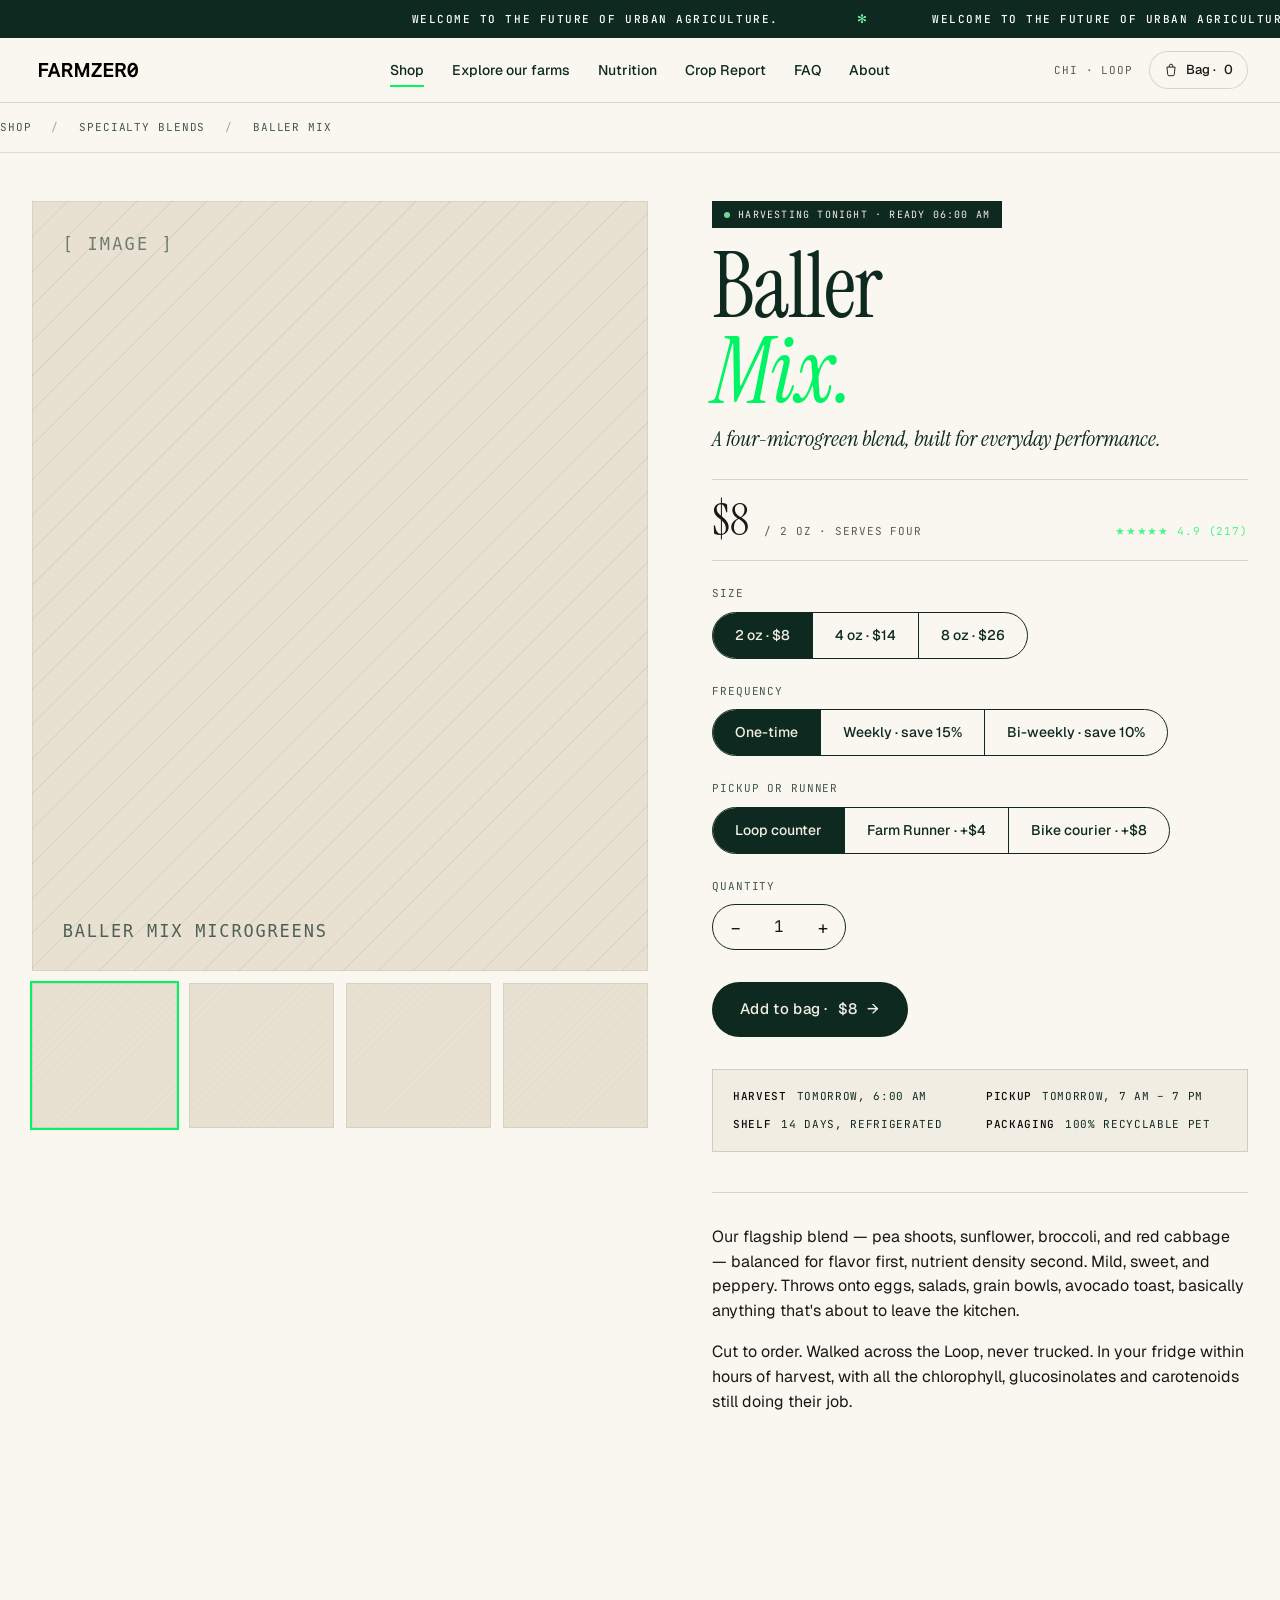
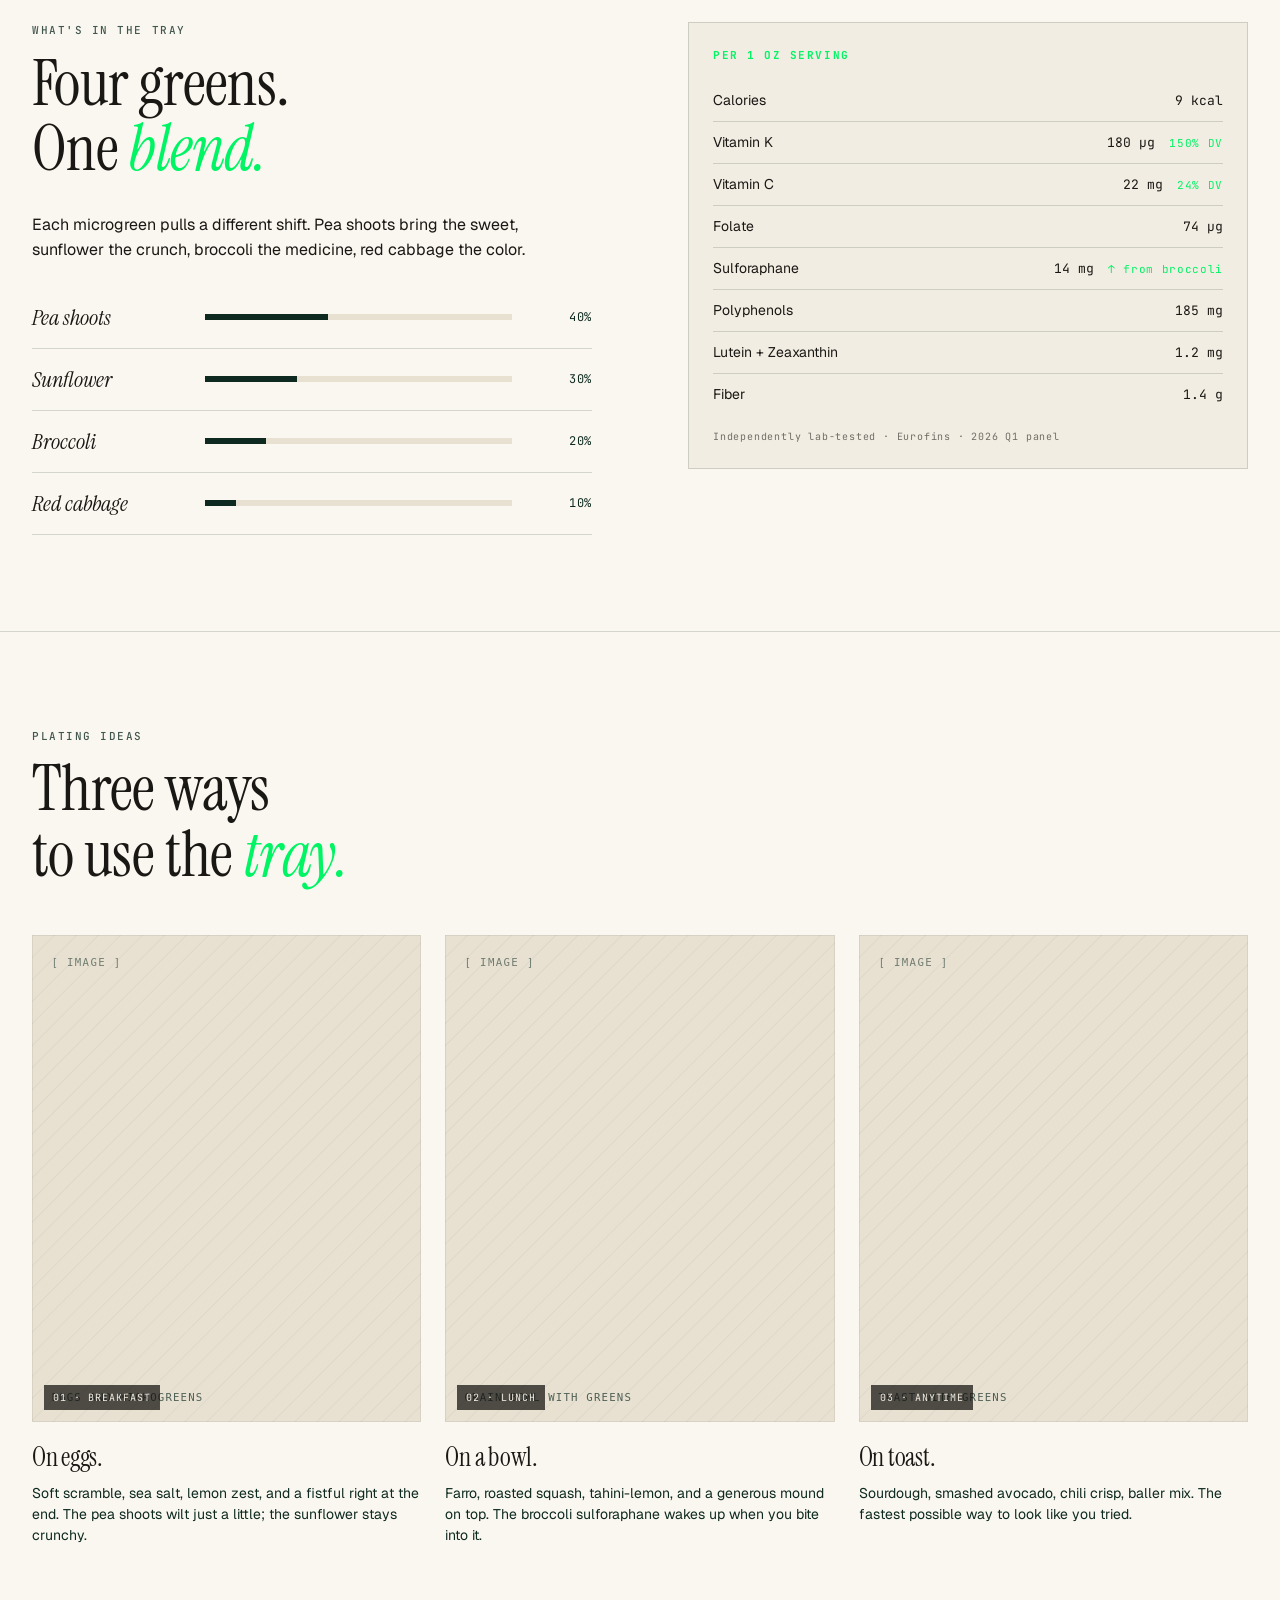
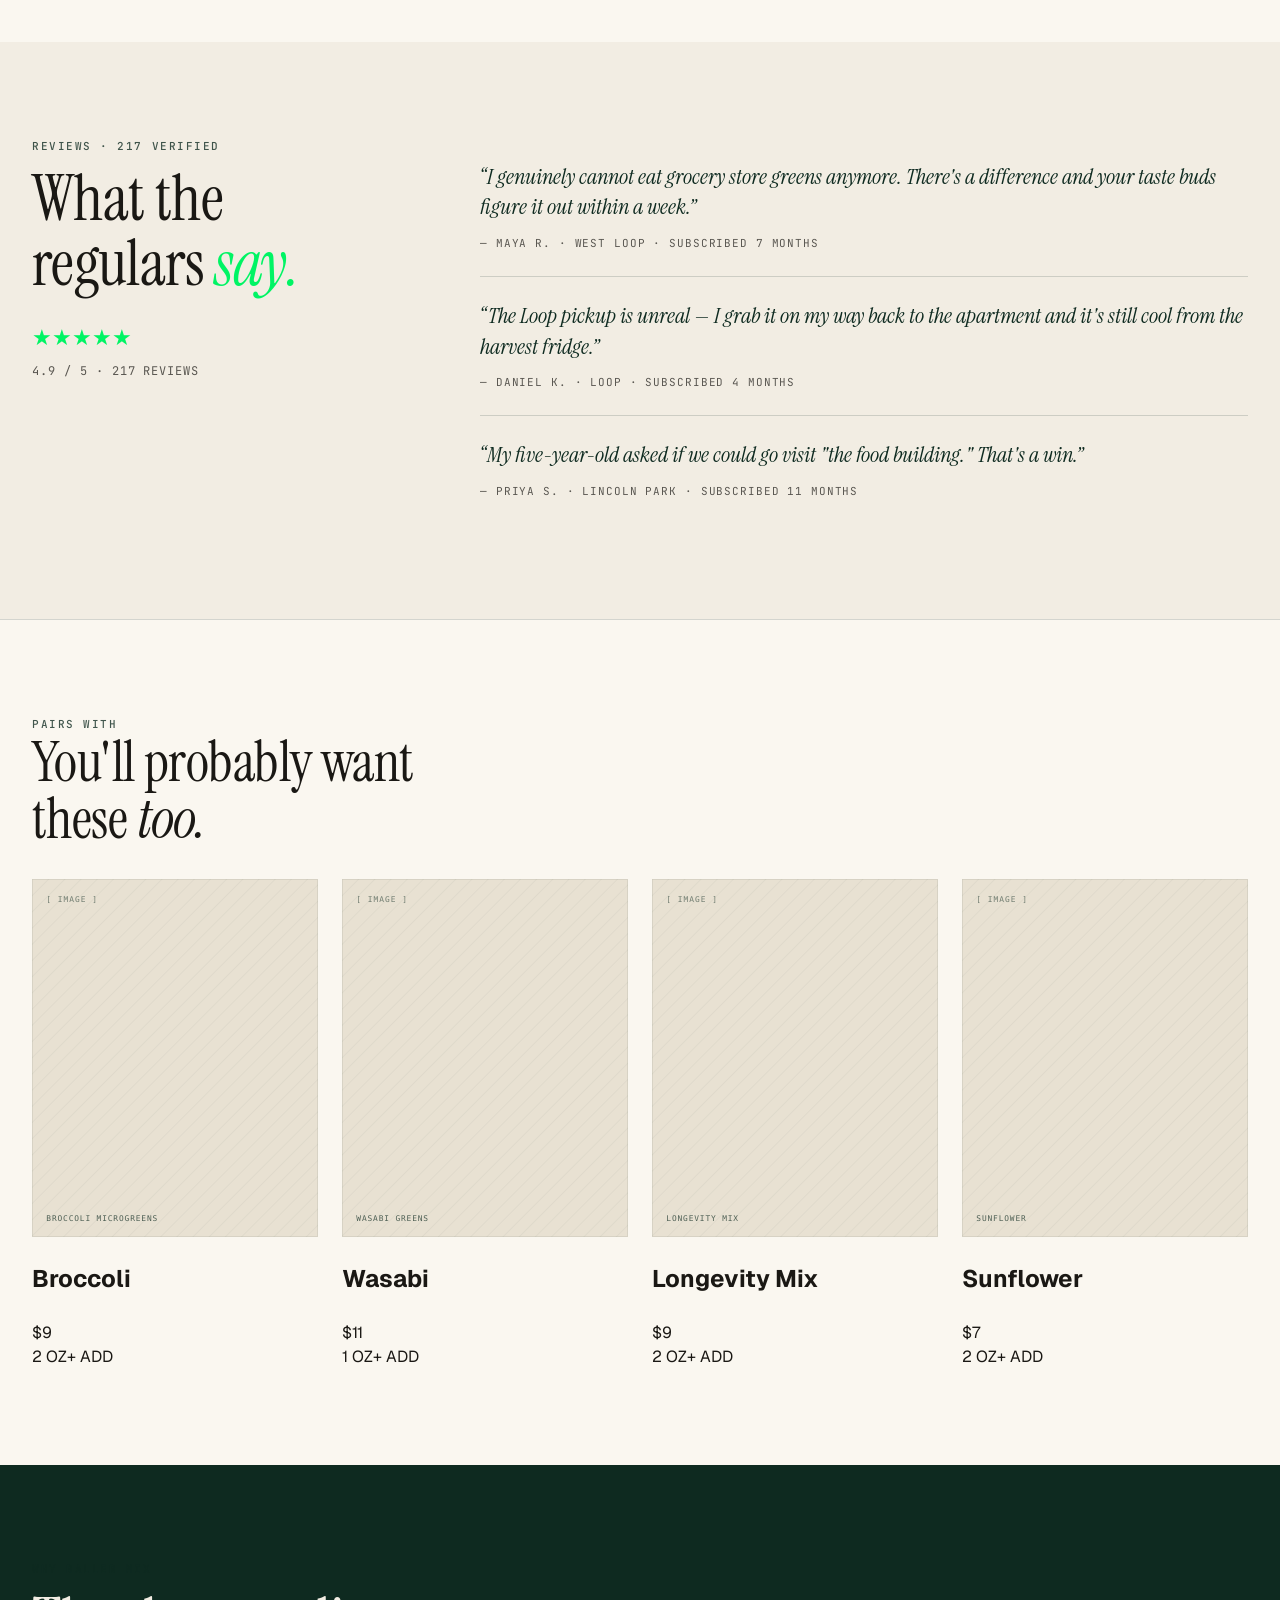
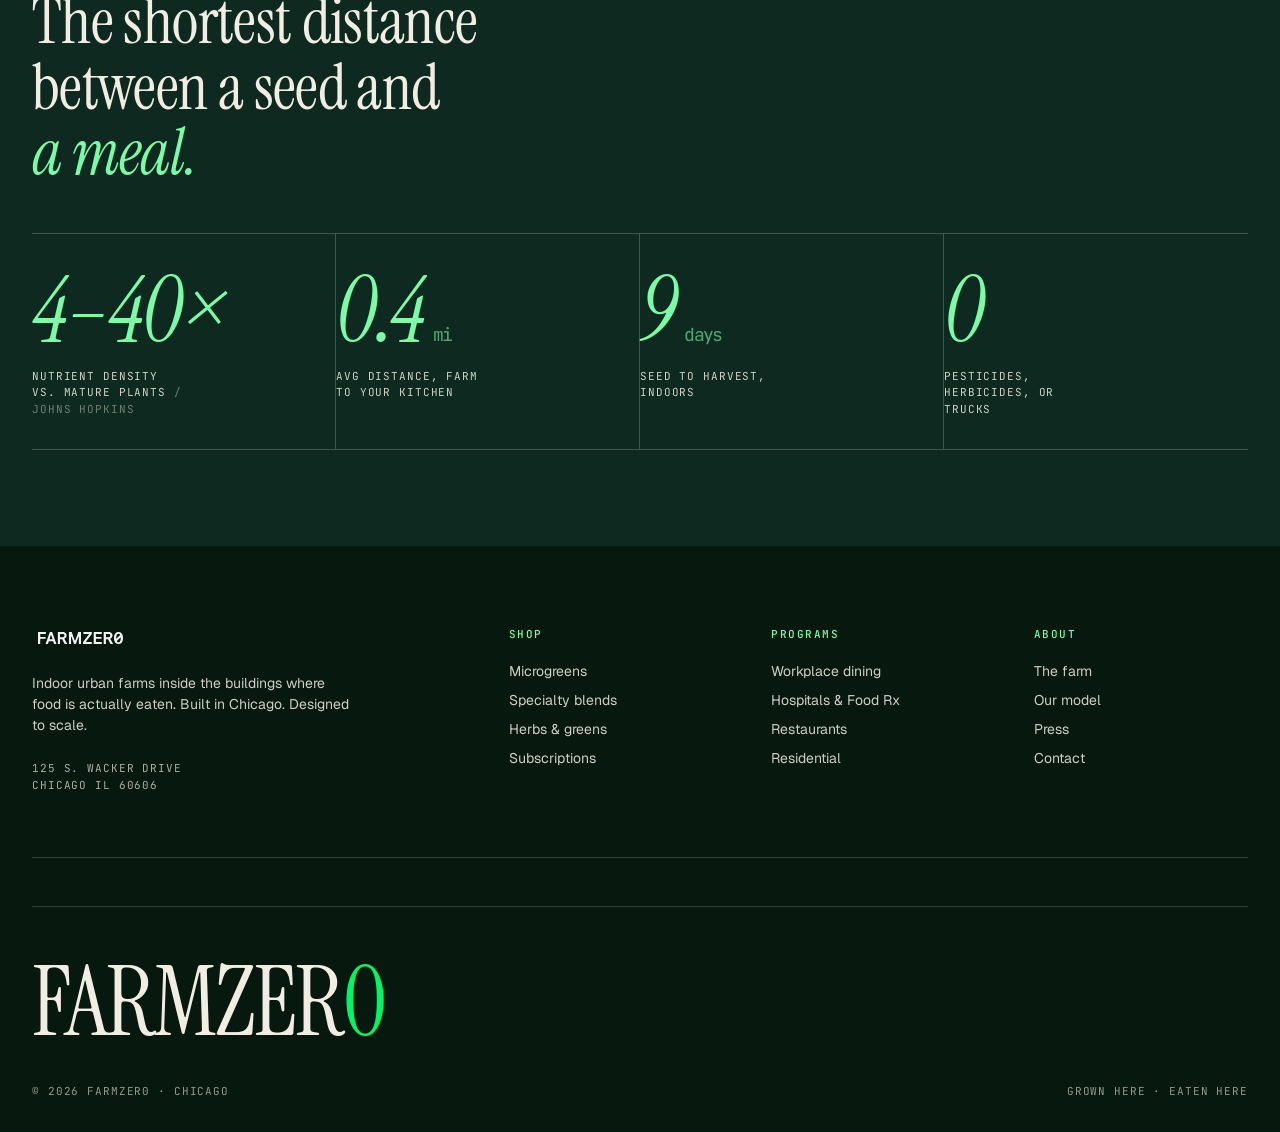
<file: baller-mix.html>
<!doctype html>
<html lang="en">
<head>
<meta charset="utf-8" />
<meta name="viewport" content="width=device-width, initial-scale=1" />
<title>Baller Mix — FARMZER0</title>
<link rel="preconnect" href="https://fonts.googleapis.com" />
<link rel="preconnect" href="https://fonts.gstatic.com" crossorigin />
<link rel="stylesheet" href="https://fonts.googleapis.com/css2?family=Instrument+Serif:ital@0;1&family=Geist:wght@300;400;500;600;700&family=JetBrains+Mono:wght@400;500&display=swap" />
<link rel="stylesheet" href="styles.css" />
<script src="img-fallback.js"></script>
<style>
  /* Breadcrumb */
  .crumb {
    padding: 16px 0;
    border-bottom: 1px solid var(--line);
    font-family: "JetBrains Mono", monospace;
    font-size: 11px;
    letter-spacing: 0.08em;
    text-transform: uppercase;
    color: var(--forest);
    opacity: 0.78;
  }
  .crumb a:hover { opacity: 0.6; }
  .crumb .sep { margin: 0 12px; opacity: 0.5; }

  /* Product hero */
  .pdp {
    padding: 48px 0 96px;
  }
  .pdp-grid {
    display: grid;
    grid-template-columns: 1.15fr 1fr;
    gap: 64px;
    align-items: start;
  }

  .gallery { display: grid; gap: 12px; }
  .gallery .main {
    aspect-ratio: 4/5;
    position: relative;
  }
  .gallery .thumbs {
    display: grid;
    grid-template-columns: repeat(4, 1fr);
    gap: 12px;
  }
  .gallery .thumbs .img-frame {
    aspect-ratio: 1/1;
    cursor: pointer;
    transition: opacity 200ms ease;
  }
  .gallery .thumbs .img-frame.active { box-shadow: 0 0 0 2px var(--accent); }
  .gallery .thumbs .img-frame:hover { opacity: 0.85; }

  .live-badge {
    display: inline-flex; align-items: center; gap: 8px;
    background: var(--forest);
    color: var(--cream);
    padding: 6px 12px;
    font-family: "JetBrains Mono", monospace;
    font-size: 10px; letter-spacing: 0.12em;
    text-transform: uppercase;
  }
  .live-badge .pulse { width: 6px; height: 6px; border-radius: 50%; background: #74D49E; animation: pulse 1.6s infinite; }

  .pdp h1 {
    font-family: "Instrument Serif", serif;
    font-weight: 400;
    font-size: clamp(56px, 7vw, 112px);
    line-height: 0.95;
    letter-spacing: -0.02em;
    color: var(--forest);
    margin: 16px 0 8px;
  }
  .pdp h1 em { font-style: italic; color: var(--accent); }
  .pdp .sub {
    font-family: "Instrument Serif", serif;
    font-style: italic;
    font-size: 22px;
    color: var(--forest);
    margin: 0 0 24px;
  }
  .price-row {
    display: flex; align-items: baseline; gap: 16px;
    padding: 18px 0;
    border-top: 1px solid var(--line);
    border-bottom: 1px solid var(--line);
  }
  .price-row .price {
    font-family: "Instrument Serif", serif;
    font-size: 44px;
    line-height: 1;
    letter-spacing: -0.01em;
  }
  .price-row .per {
    font-family: "JetBrains Mono", monospace;
    font-size: 11px;
    letter-spacing: 0.08em;
    text-transform: uppercase;
    opacity: 0.7;
  }

  .opt-block { margin-top: 24px; }
  .opt-block .label {
    font-family: "JetBrains Mono", monospace;
    font-size: 11px;
    letter-spacing: 0.08em;
    text-transform: uppercase;
    color: var(--forest);
    opacity: 0.78;
    margin-bottom: 10px;
  }
  .seg {
    display: inline-flex;
    border: 1px solid var(--forest);
    border-radius: 999px;
    overflow: hidden;
  }
  .seg button {
    padding: 12px 22px;
    font-size: 14px;
    font-weight: 500;
    color: var(--forest);
    border-right: 1px solid var(--forest);
    transition: background 200ms ease, color 200ms ease;
  }
  .seg button:last-child { border-right: none; }
  .seg button.on { background: var(--forest); color: var(--cream); }

  .qty {
    display: inline-flex;
    align-items: center;
    border: 1px solid var(--forest);
    border-radius: 999px;
    overflow: hidden;
  }
  .qty button { width: 44px; height: 44px; font-size: 18px; }
  .qty .n { width: 44px; text-align: center; font-family: "JetBrains Mono", monospace; }

  .add-row {
    margin-top: 32px;
    display: flex; gap: 16px; flex-wrap: wrap; align-items: center;
  }
  .add-row .btn-dark { padding: 16px 28px; font-size: 15px; }

  .delivery {
    margin-top: 32px;
    padding: 18px 20px;
    background: var(--cream);
    border: 1px solid var(--line);
    display: grid;
    grid-template-columns: 1fr 1fr;
    gap: 12px;
  }
  .delivery .line {
    display: flex; align-items: baseline; gap: 10px;
    font-family: "JetBrains Mono", monospace;
    font-size: 11px;
    letter-spacing: 0.06em;
    color: var(--forest);
    text-transform: uppercase;
  }
  .delivery .line b { color: var(--ink); font-weight: 500; }

  /* Description */
  .desc-block {
    margin-top: 40px;
    border-top: 1px solid var(--line);
    padding-top: 32px;
  }
  .desc-block p {
    font-size: 16px;
    line-height: 1.55;
    color: var(--charcoal);
    margin: 0 0 16px;
    max-width: 50ch;
  }

  /* Why this */
  .why {
    background: var(--forest);
    color: var(--cream);
    padding: 96px 0;
  }
  .why h2 {
    font-family: "Instrument Serif", serif;
    font-weight: 400;
    font-size: clamp(40px, 5vw, 72px);
    line-height: 1.02;
    letter-spacing: -0.01em;
    margin: 12px 0 48px;
    max-width: 22ch;
  }
  .why h2 em { font-style: italic; color: var(--gold-soft); }

  .stats {
    display: grid;
    grid-template-columns: repeat(4, 1fr);
    gap: 0;
    border-top: 1px solid rgba(242,237,227,0.22);
  }
  .stat {
    padding: 32px 24px 32px 0;
    border-right: 1px solid rgba(242,237,227,0.22);
    border-bottom: 1px solid rgba(242,237,227,0.22);
  }
  .stat:last-child { border-right: none; }
  .stat .v {
    font-family: "Instrument Serif", serif;
    font-size: clamp(56px, 7vw, 96px);
    line-height: 1;
    letter-spacing: -0.02em;
    color: var(--gold-soft);
  }
  .stat .v em { font-style: italic; }
  .stat .l {
    font-family: "JetBrains Mono", monospace;
    font-size: 11px; letter-spacing: 0.08em;
    text-transform: uppercase;
    margin-top: 12px;
    max-width: 22ch;
    opacity: 0.85;
  }
  @media (max-width: 880px) {
    .stats { grid-template-columns: 1fr 1fr; }
  }

  /* Composition */
  .compo {
    background: var(--paper);
    padding: 96px 0;
  }
  .compo-grid {
    display: grid;
    grid-template-columns: 1fr 1fr;
    gap: 96px;
    align-items: start;
  }
  .compo h2 {
    font-family: "Instrument Serif", serif;
    font-weight: 400;
    font-size: clamp(40px, 5vw, 72px);
    line-height: 1.02;
    margin: 12px 0 32px;
    letter-spacing: -0.01em;
  }
  .compo h2 em { font-style: italic; color: var(--accent); }
  .compo p { font-size: 16px; line-height: 1.55; color: var(--charcoal); max-width: 48ch; }
  .ratios { margin-top: 24px; }
  .ratio {
    display: grid;
    grid-template-columns: 28% 1fr 64px;
    align-items: center;
    gap: 16px;
    padding: 14px 0;
    border-bottom: 1px solid var(--line);
  }
  .ratio b {
    font-family: "Instrument Serif", serif;
    font-weight: 400; font-style: italic;
    font-size: 22px;
  }
  .ratio .track {
    height: 6px; background: var(--cream-deep); position: relative;
  }
  .ratio .track i {
    position: absolute; left: 0; top: 0; bottom: 0; background: var(--forest);
    transition: width 2.6s cubic-bezier(0.22, 1, 0.36, 1);
  }
  .ratio .pct {
    text-align: right;
    font-family: "JetBrains Mono", monospace;
    font-size: 12px;
    letter-spacing: 0.06em;
    color: var(--forest);
  }
  .nutri {
    background: var(--cream);
    padding: 24px;
    border: 1px solid var(--line);
  }
  .nutri h4 {
    font-family: "JetBrains Mono", monospace;
    font-size: 11px; letter-spacing: 0.14em;
    text-transform: uppercase; color: var(--accent);
    margin: 0 0 16px;
  }
  .nutri table { width: 100%; border-collapse: collapse; font-size: 14px; }
  .nutri td {
    padding: 10px 0;
    border-bottom: 1px solid var(--line);
  }
  .nutri td:last-child {
    text-align: right;
    font-family: "JetBrains Mono", monospace;
    font-size: 13px;
  }
  .nutri tr:last-child td { border-bottom: none; }
  .nutri .vs {
    font-family: "JetBrains Mono", monospace;
    font-size: 11px;
    color: var(--accent);
    letter-spacing: 0.06em;
    margin-left: 6px;
  }
  @media (max-width: 980px) {
    .compo-grid { grid-template-columns: 1fr; gap: 32px; }
    .pdp-grid { grid-template-columns: 1fr; }
  }

  /* How to use */
  .howto {
    padding: 96px 0;
    border-top: 1px solid var(--line);
  }
  .howto h2 {
    font-family: "Instrument Serif", serif;
    font-weight: 400;
    font-size: clamp(40px, 5vw, 72px);
    line-height: 1.02;
    letter-spacing: -0.01em;
    margin: 12px 0 48px;
  }
  .howto h2 em { font-style: italic; color: var(--accent); }
  .uses {
    display: grid;
    grid-template-columns: repeat(3, 1fr);
    gap: 24px;
  }
  .use { display: flex; flex-direction: column; }
  .use .img-frame { aspect-ratio: 4/5; margin-bottom: 16px; }
  .use h3 {
    font-family: "Instrument Serif", serif;
    font-weight: 400;
    font-size: 26px;
    margin: 0 0 6px;
    letter-spacing: -0.01em;
  }
  .use p { font-size: 14px; color: var(--forest); margin: 0; }
  @media (max-width: 880px) { .uses { grid-template-columns: 1fr; } }

  /* Reviews */
  .reviews { background: var(--cream); padding: 96px 0; }
  .review-grid { display: grid; grid-template-columns: 1fr 2fr; gap: 64px; align-items: start; }
  .review-grid h2 {
    font-family: "Instrument Serif", serif;
    font-weight: 400;
    font-size: clamp(40px, 5vw, 72px);
    line-height: 1.02;
    letter-spacing: -0.01em;
    margin: 12px 0 24px;
  }
  .review-grid h2 em { font-style: italic; color: var(--accent); }
  .stars { font-family: "Instrument Serif", serif; color: var(--accent); font-size: 22px; }
  .review { padding: 24px 0; border-bottom: 1px solid var(--line); }
  .review:last-child { border-bottom: none; }
  .review q {
    display: block;
    font-family: "Instrument Serif", serif;
    font-style: italic;
    font-size: 22px;
    line-height: 1.4;
    color: var(--forest);
    quotes: "\201C" "\201D";
  }
  .review .meta {
    margin-top: 12px;
    font-family: "JetBrains Mono", monospace;
    font-size: 11px;
    letter-spacing: 0.08em;
    text-transform: uppercase;
    opacity: 0.7;
  }
  @media (max-width: 980px) { .review-grid { grid-template-columns: 1fr; gap: 24px; } }

  /* Related */
  .related {
    padding: 96px 0;
    border-top: 1px solid var(--line);
  }
  .related h2 {
    font-family: "Instrument Serif", serif;
    font-weight: 400;
    font-size: clamp(36px, 4.4vw, 64px);
    line-height: 1.02;
    letter-spacing: -0.01em;
    margin: 0 0 32px;
  }
  .related-grid {
    display: grid;
    grid-template-columns: repeat(4, 1fr);
    gap: 24px;
  }
  .related .product .img-frame { aspect-ratio: 4/5; }
  .related .product-head h3 { font-size: 24px; }
  @media (max-width: 980px) { .related-grid { grid-template-columns: 1fr 1fr; } }
  @media (max-width: 600px) { .related-grid { grid-template-columns: 1fr; } }
</style>
</head>
<body>

<div class="status-strip" data-screen-label="Status strip">
  <div class="status-strip-inner">
    <div class="status-strip-track">
      <span><b>Welcome to the Future of Urban Agriculture.</b></span>
      <span><b>Welcome to the Future of Urban Agriculture.</b></span>
      <span><b>Welcome to the Future of Urban Agriculture.</b></span>
      <span><b>Welcome to the Future of Urban Agriculture.</b></span>
    </div>
  </div>
</div>

<header class="topbar">
  <div class="wrap topbar-inner">
    <a href="index.html" class="brand"><img class="brand-logo" src="farmzero-logo.svg" alt="FARMZER0" /></a>
    <nav class="nav">
      <a href="index.html#shop" class="active">Shop</a>
      <a href="the-farm.html">Explore our farms</a>
      <a href="nutrition.html">Nutrition</a>
      <a href="crop-report.html">Crop Report</a>
      <a href="faq.html">FAQ</a>
      <a href="about.html">About</a>
    </nav>
    <div class="topbar-right">
      <span class="mono" style="font-size: 11px; letter-spacing: 0.08em; opacity: 0.7;">CHI · LOOP</span>
      <a class="bag" href="#bag">
        <svg width="14" height="14" viewBox="0 0 24 24" fill="none" stroke="currentColor" stroke-width="1.6"><path d="M5 7h14l-1.5 13a2 2 0 0 1-2 1.8h-7a2 2 0 0 1-2-1.8L5 7z"/><path d="M9 7V5a3 3 0 0 1 6 0v2"/></svg>
        Bag · <span id="bag-count">0</span>
      </a>
    </div>
  </div>
</header>

<div class="wrap crumb">
  <a href="index.html">Shop</a>
  <span class="sep">/</span>
  <a href="#">Specialty blends</a>
  <span class="sep">/</span>
  <span style="color: var(--forest); opacity: 1;">Baller Mix</span>
</div>

<!-- Product hero -->
<section class="pdp" data-screen-label="01 Product hero">
  <div class="wrap pdp-grid">

    <div class="gallery">
      <div class="img-frame main">
        <img id="main-img" src="placeholder://" alt="Baller Mix microgreens" />
      </div>
      <div class="thumbs" id="thumbs">
        <div class="img-frame active"><img src="placeholder://" alt="Baller Mix · view 1" /></div>
        <div class="img-frame"><img src="placeholder://" alt="Baller Mix · view 2" /></div>
        <div class="img-frame"><img src="placeholder://" alt="Baller Mix · view 3" /></div>
        <div class="img-frame"><img src="placeholder://" alt="Baller Mix · view 4" /></div>
      </div>
    </div>

    <div>
      <span class="live-badge"><span class="pulse"></span>HARVESTING TONIGHT · READY 06:00 AM</span>
      <h1>Baller<br/><em>Mix.</em></h1>
      <div class="sub">A four-microgreen blend, built for everyday performance.</div>

      <div class="price-row">
        <span class="price">$8</span>
        <span class="per">/ 2 oz · serves four</span>
        <span class="per" style="margin-left: auto; color: var(--accent);">★★★★★ 4.9 (217)</span>
      </div>

      <div class="opt-block">
        <div class="label">Size</div>
        <div class="seg" id="size">
          <button class="on" data-size="2 oz" data-price="8">2 oz · $8</button>
          <button data-size="4 oz" data-price="14">4 oz · $14</button>
          <button data-size="8 oz" data-price="26">8 oz · $26</button>
        </div>
      </div>

      <div class="opt-block">
        <div class="label">Frequency</div>
        <div class="seg" id="freq">
          <button class="on">One-time</button>
          <button>Weekly · save 15%</button>
          <button>Bi-weekly · save 10%</button>
        </div>
      </div>

      <div class="opt-block">
        <div class="label">Pickup or runner</div>
        <div class="seg" id="fulfill">
          <button class="on">Loop counter</button>
          <button>Farm Runner · +$4</button>
          <button>Bike courier · +$8</button>
        </div>
      </div>

      <div class="opt-block">
        <div class="label">Quantity</div>
        <div class="qty">
          <button id="dec">−</button>
          <span class="n" id="qty">1</span>
          <button id="inc">+</button>
        </div>
      </div>

      <div class="add-row">
        <button class="btn btn-dark" id="add">Add to bag · <span id="total">$8</span> <span class="arrow">→</span></button>
      </div>

      <div class="delivery">
        <div class="line"><b>HARVEST</b> Tomorrow, 6:00 AM</div>
        <div class="line"><b>PICKUP</b> Tomorrow, 7 AM – 7 PM</div>
        <div class="line"><b>SHELF</b> 14 days, refrigerated</div>
        <div class="line"><b>PACKAGING</b> 100% recyclable PET</div>
      </div>

      <div class="desc-block">
        <p>
          Our flagship blend — pea shoots, sunflower, broccoli, and red cabbage —
          balanced for flavor first, nutrient density second. Mild, sweet, and
          peppery. Throws onto eggs, salads, grain bowls, avocado toast,
          basically anything that's about to leave the kitchen.
        </p>
        <p>
          Cut to order. Walked across the Loop, never trucked. In your fridge
          within hours of harvest, with all the chlorophyll, glucosinolates and
          carotenoids still doing their job.
        </p>
      </div>

    </div>

  </div>
</section>

<!-- Composition -->
<section class="compo" data-screen-label="03 Composition">
  <div class="wrap compo-grid">
    <div>
      <div class="eyebrow">WHAT'S IN THE TRAY</div>
      <h2>Four greens.<br/>One <em>blend.</em></h2>
      <p>Each microgreen pulls a different shift. Pea shoots bring the sweet,
        sunflower the crunch, broccoli the medicine, red cabbage the color.</p>
      <div class="ratios" id="ratios">
        <div class="ratio"><b>Pea shoots</b><div class="track"><i style="width:0%" data-w="40"></i></div><span class="pct">40%</span></div>
        <div class="ratio"><b>Sunflower</b><div class="track"><i style="width:0%" data-w="30"></i></div><span class="pct">30%</span></div>
        <div class="ratio"><b>Broccoli</b><div class="track"><i style="width:0%" data-w="20"></i></div><span class="pct">20%</span></div>
        <div class="ratio"><b>Red cabbage</b><div class="track"><i style="width:0%" data-w="10"></i></div><span class="pct">10%</span></div>
      </div>
    </div>

    <div class="nutri">
      <h4>Per 1 oz serving</h4>
      <table>
        <tbody>
          <tr><td>Calories</td><td>9 kcal</td></tr>
          <tr><td>Vitamin K</td><td>180 µg <span class="vs">150% DV</span></td></tr>
          <tr><td>Vitamin C</td><td>22 mg <span class="vs">24% DV</span></td></tr>
          <tr><td>Folate</td><td>74 µg</td></tr>
          <tr><td>Sulforaphane</td><td>14 mg <span class="vs">↑ from broccoli</span></td></tr>
          <tr><td>Polyphenols</td><td>185 mg</td></tr>
          <tr><td>Lutein + Zeaxanthin</td><td>1.2 mg</td></tr>
          <tr><td>Fiber</td><td>1.4 g</td></tr>
        </tbody>
      </table>
      <div class="mono" style="margin-top: 14px; font-size: 10px; letter-spacing: 0.08em; opacity: 0.6;">
        Independently lab-tested · Eurofins · 2026 Q1 panel
      </div>
    </div>

  </div>
</section>

<!-- How to use -->
<section class="howto" data-screen-label="04 How to use">
  <div class="wrap">
    <div class="eyebrow">PLATING IDEAS</div>
    <h2>Three ways<br/>to use the <em>tray.</em></h2>
    <div class="uses">
      <div class="use">
        <div class="img-frame">
          <img src="placeholder://" alt="Eggs and microgreens" />
          <span class="img-tag">01 · BREAKFAST</span>
        </div>
        <h3>On eggs.</h3>
        <p>Soft scramble, sea salt, lemon zest, and a fistful right at the end. The pea shoots wilt just a little; the sunflower stays crunchy.</p>
      </div>
      <div class="use">
        <div class="img-frame">
          <img src="placeholder://" alt="Grain bowl with greens" />
          <span class="img-tag">02 · LUNCH</span>
        </div>
        <h3>On a bowl.</h3>
        <p>Farro, roasted squash, tahini-lemon, and a generous mound on top. The broccoli sulforaphane wakes up when you bite into it.</p>
      </div>
      <div class="use">
        <div class="img-frame">
          <img src="placeholder://" alt="Toast with greens" />
          <span class="img-tag">03 · ANYTIME</span>
        </div>
        <h3>On toast.</h3>
        <p>Sourdough, smashed avocado, chili crisp, baller mix. The fastest possible way to look like you tried.</p>
      </div>
    </div>
  </div>
</section>

<!-- Reviews -->
<section class="reviews" data-screen-label="05 Reviews">
  <div class="wrap review-grid">
    <div>
      <div class="eyebrow">REVIEWS · 217 VERIFIED</div>
      <h2>What the<br/>regulars <em>say.</em></h2>
      <div class="stars">★★★★★</div>
      <div class="mono" style="font-size: 12px; letter-spacing: 0.08em; opacity: 0.7; margin-top: 8px;">4.9 / 5 · 217 REVIEWS</div>
    </div>
    <div>
      <article class="review">
        <q>I genuinely cannot eat grocery store greens anymore. There's a difference and your taste buds figure it out within a week.</q>
        <div class="meta">— Maya R. · West Loop · Subscribed 7 months</div>
      </article>
      <article class="review">
        <q>The Loop pickup is unreal — I grab it on my way back to the apartment and it's still cool from the harvest fridge.</q>
        <div class="meta">— Daniel K. · Loop · Subscribed 4 months</div>
      </article>
      <article class="review">
        <q>My five-year-old asked if we could go visit "the food building." That's a win.</q>
        <div class="meta">— Priya S. · Lincoln Park · Subscribed 11 months</div>
      </article>
    </div>
  </div>
</section>

<!-- Related -->
<section class="related">
  <div class="wrap">
    <div class="eyebrow">PAIRS WITH</div>
    <h2>You'll probably want<br/>these <em>too.</em></h2>
    <div class="related-grid">
      <a class="product" href="#">
        <div class="img-frame"><img src="placeholder://" alt="Broccoli microgreens" /></div>
        <div class="product-head"><h3>Broccoli</h3><span class="price">$9</span></div>
        <div class="product-meta"><span>2 OZ</span><span>+ ADD</span></div>
      </a>
      <a class="product" href="#">
        <div class="img-frame"><img src="placeholder://" alt="Wasabi greens" /></div>
        <div class="product-head"><h3>Wasabi</h3><span class="price">$11</span></div>
        <div class="product-meta"><span>1 OZ</span><span>+ ADD</span></div>
      </a>
      <a class="product" href="#">
        <div class="img-frame"><img src="placeholder://" alt="Longevity Mix" /></div>
        <div class="product-head"><h3>Longevity Mix</h3><span class="price">$9</span></div>
        <div class="product-meta"><span>2 OZ</span><span>+ ADD</span></div>
      </a>
      <a class="product" href="#">
        <div class="img-frame"><img src="placeholder://" alt="Sunflower" /></div>
        <div class="product-head"><h3>Sunflower</h3><span class="price">$7</span></div>
        <div class="product-meta"><span>2 OZ</span><span>+ ADD</span></div>
      </a>
    </div>
  </div>
</section>

<!-- Why this (moved to bottom, below Pairs with) -->
<section class="why" data-screen-label="06 Why this">
  <div class="wrap">
    <div class="eyebrow">WHY BALLER MIX</div>
    <h2>The shortest distance<br/>between a seed and<br/><em>a meal.</em></h2>
    <div class="stats">
      <div class="stat">
        <div class="v"><em>4–40×</em></div>
        <div class="l">Nutrient density vs. mature plants <span class="mono" style="opacity: 0.5;">/ Johns Hopkins</span></div>
      </div>
      <div class="stat">
        <div class="v"><em>0.4</em><span style="font-family: 'JetBrains Mono', monospace; font-size: 18px; opacity: 0.6;"> mi</span></div>
        <div class="l">Avg distance, farm to your kitchen</div>
      </div>
      <div class="stat">
        <div class="v"><em>9</em><span style="font-family: 'JetBrains Mono', monospace; font-size: 18px; opacity: 0.6;"> days</span></div>
        <div class="l">Seed to harvest, indoors</div>
      </div>
      <div class="stat">
        <div class="v"><em>0</em></div>
        <div class="l">Pesticides, herbicides, or trucks</div>
      </div>
    </div>
  </div>
</section>

<footer class="footer">
  <div class="wrap">
    <div class="footer-grid">
      <div>
        <div class="brand"><img class="brand-logo" src="farmzero-logo.svg" alt="FARMZER0" /></div>
        <p style="font-size: 14px; opacity: 0.85; max-width: 36ch; margin-top: 16px;">
          Indoor urban farms inside the buildings where food is actually eaten.
          Built in Chicago. Designed to scale.
        </p>
        <div class="mono" style="font-size: 11px; letter-spacing: 0.08em; opacity: 0.7; margin-top: 24px;">
          125 S. WACKER DRIVE<br/>CHICAGO IL 60606
        </div>
      </div>
      <div>
        <h4>Shop</h4>
        <ul>
          <li><a href="index.html#shop">Microgreens</a></li>
          <li><a href="index.html#shop">Specialty blends</a></li>
          <li><a href="index.html#shop">Herbs &amp; greens</a></li>
          <li><a href="#">Subscriptions</a></li>
        </ul>
      </div>
      <div>
        <h4>Programs</h4>
        <ul>
          <li><a href="#">Workplace dining</a></li>
          <li><a href="#">Hospitals &amp; Food Rx</a></li>
          <li><a href="#">Restaurants</a></li>
          <li><a href="#">Residential</a></li>
        </ul>
      </div>
      <div>
        <h4>About</h4>
        <ul>
          <li><a href="the-farm.html">The farm</a></li>
          <li><a href="#">Our model</a></li>
          <li><a href="#">Press</a></li>
          <li><a href="#">Contact</a></li>
        </ul>
      </div>
    </div>
    <div class="footer-mark">FARMZER<span style="color: var(--gold);">0</span></div>
    <div class="footer-bottom">
      <span>© 2026 FARMZER0 · CHICAGO</span>
      <span>GROWN HERE · EATEN HERE</span>
    </div>
  </div>
</footer>

<script>
/* segmented controls */
function wireSeg(id, cb) {
  const seg = document.getElementById(id);
  if (!seg) return;
  seg.addEventListener("click", e => {
    const btn = e.target.closest("button");
    if (!btn) return;
    seg.querySelectorAll("button").forEach(b => b.classList.remove("on"));
    btn.classList.add("on");
    if (cb) cb(btn);
  });
}
let unitPrice = 8;
let qty = 1;
function refreshTotal() {
  document.getElementById("total").textContent = "$" + (unitPrice * qty);
}
wireSeg("size", btn => { unitPrice = parseInt(btn.dataset.price, 10); refreshTotal(); });
wireSeg("freq");
wireSeg("fulfill");
document.getElementById("inc").onclick = () => { qty++; document.getElementById("qty").textContent = qty; refreshTotal(); };
document.getElementById("dec").onclick = () => { qty = Math.max(1, qty - 1); document.getElementById("qty").textContent = qty; refreshTotal(); };
document.getElementById("add").onclick = () => {
  const c = document.getElementById("bag-count");
  c.textContent = parseInt(c.textContent, 10) + qty;
  document.getElementById("add").innerHTML = '✓ Added · in your bag <span class="arrow">→</span>';
  setTimeout(() => { document.getElementById("add").innerHTML = 'Add to bag · <span id="total">$' + (unitPrice*qty) + '</span> <span class="arrow">→</span>'; }, 1800);
};

/* gallery thumbs */
document.querySelectorAll("#thumbs .img-frame").forEach(t => {
  t.addEventListener("click", () => {
    document.querySelectorAll("#thumbs .img-frame").forEach(x => x.classList.remove("active"));
    t.classList.add("active");
    document.getElementById("main-img").src = t.querySelector("img").src.replace("w=600", "w=1400");
  });
});

/* (status strip is now a continuous marquee — no live counters) */

/* animate ratio bars */
const ratiosObserver = new IntersectionObserver((entries) => {
  entries.forEach(e => {
    if (e.isIntersecting) {
      e.target.querySelectorAll(".track i").forEach(i => {
        i.style.width = i.dataset.w + "%";
      });
      ratiosObserver.disconnect();
    }
  });
}, { threshold: 0.3 });
ratiosObserver.observe(document.getElementById("ratios"));
</script>

</body>
</html>
</file>
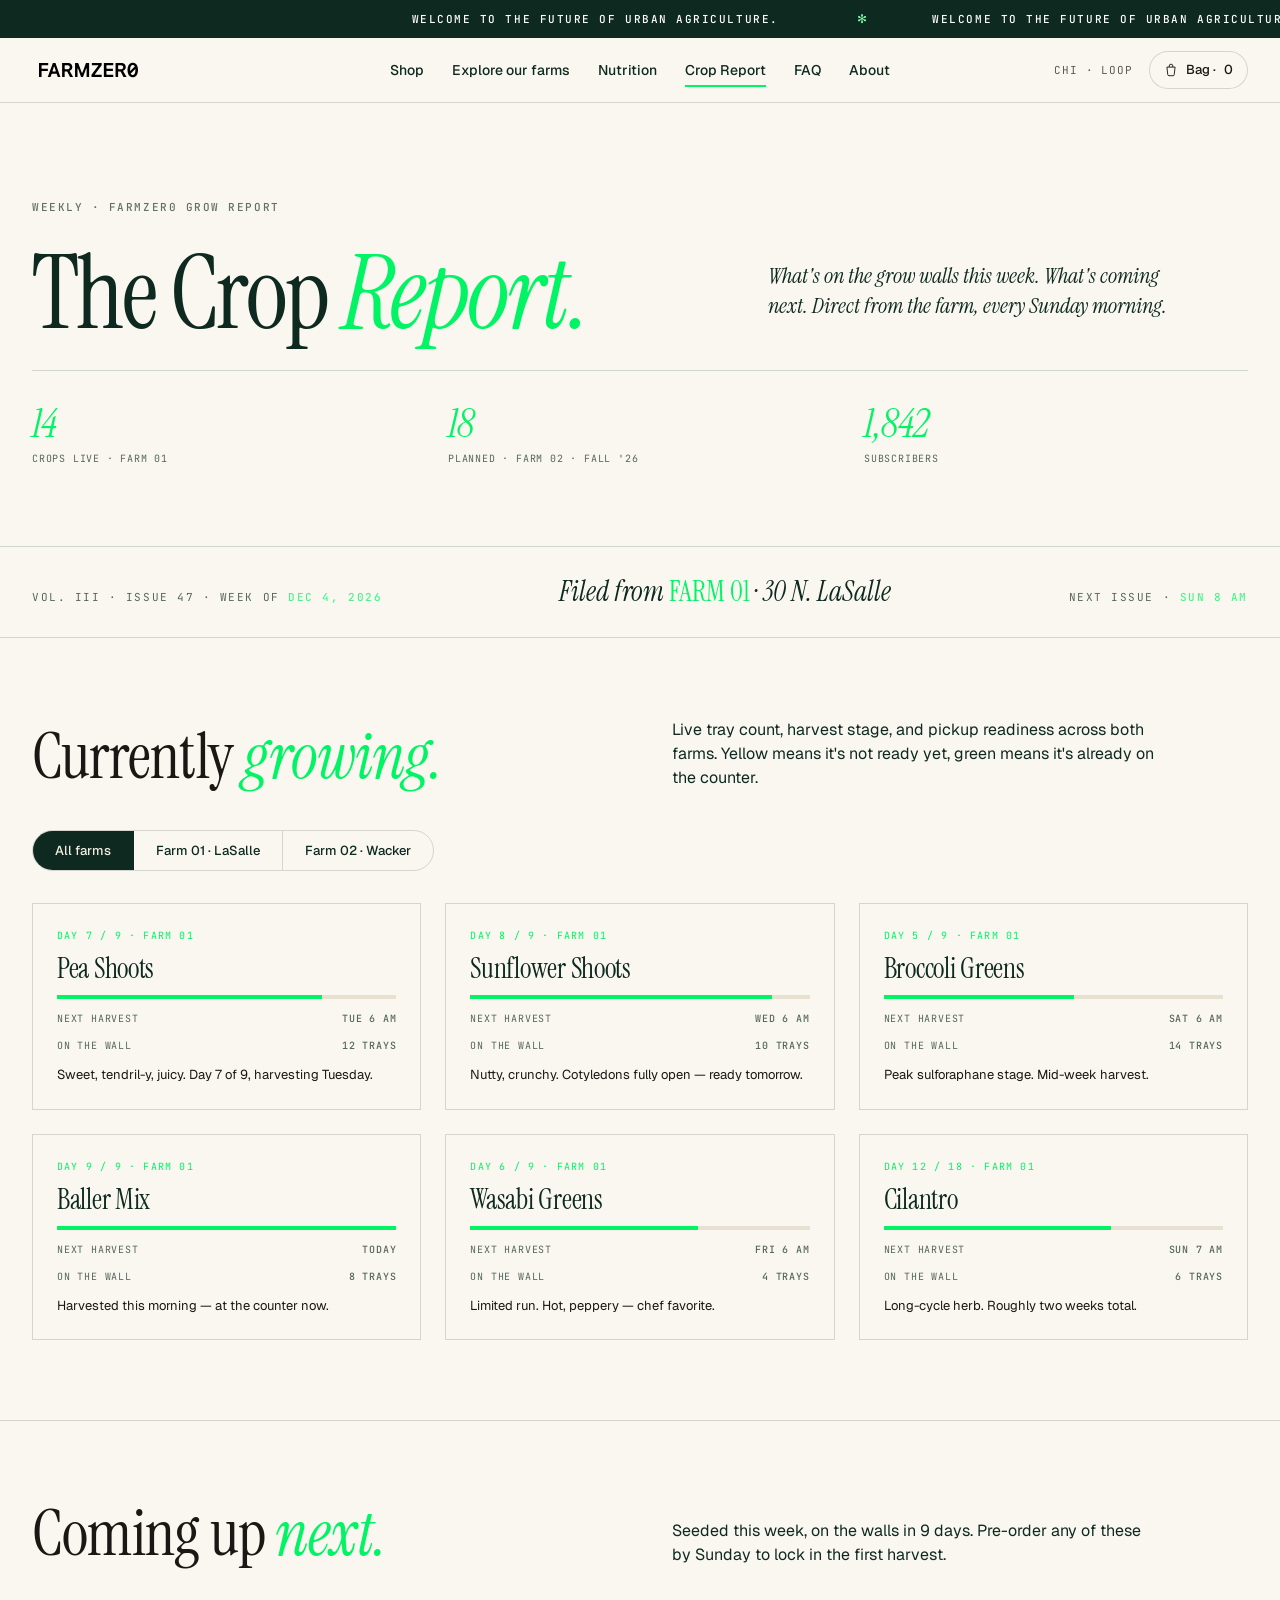
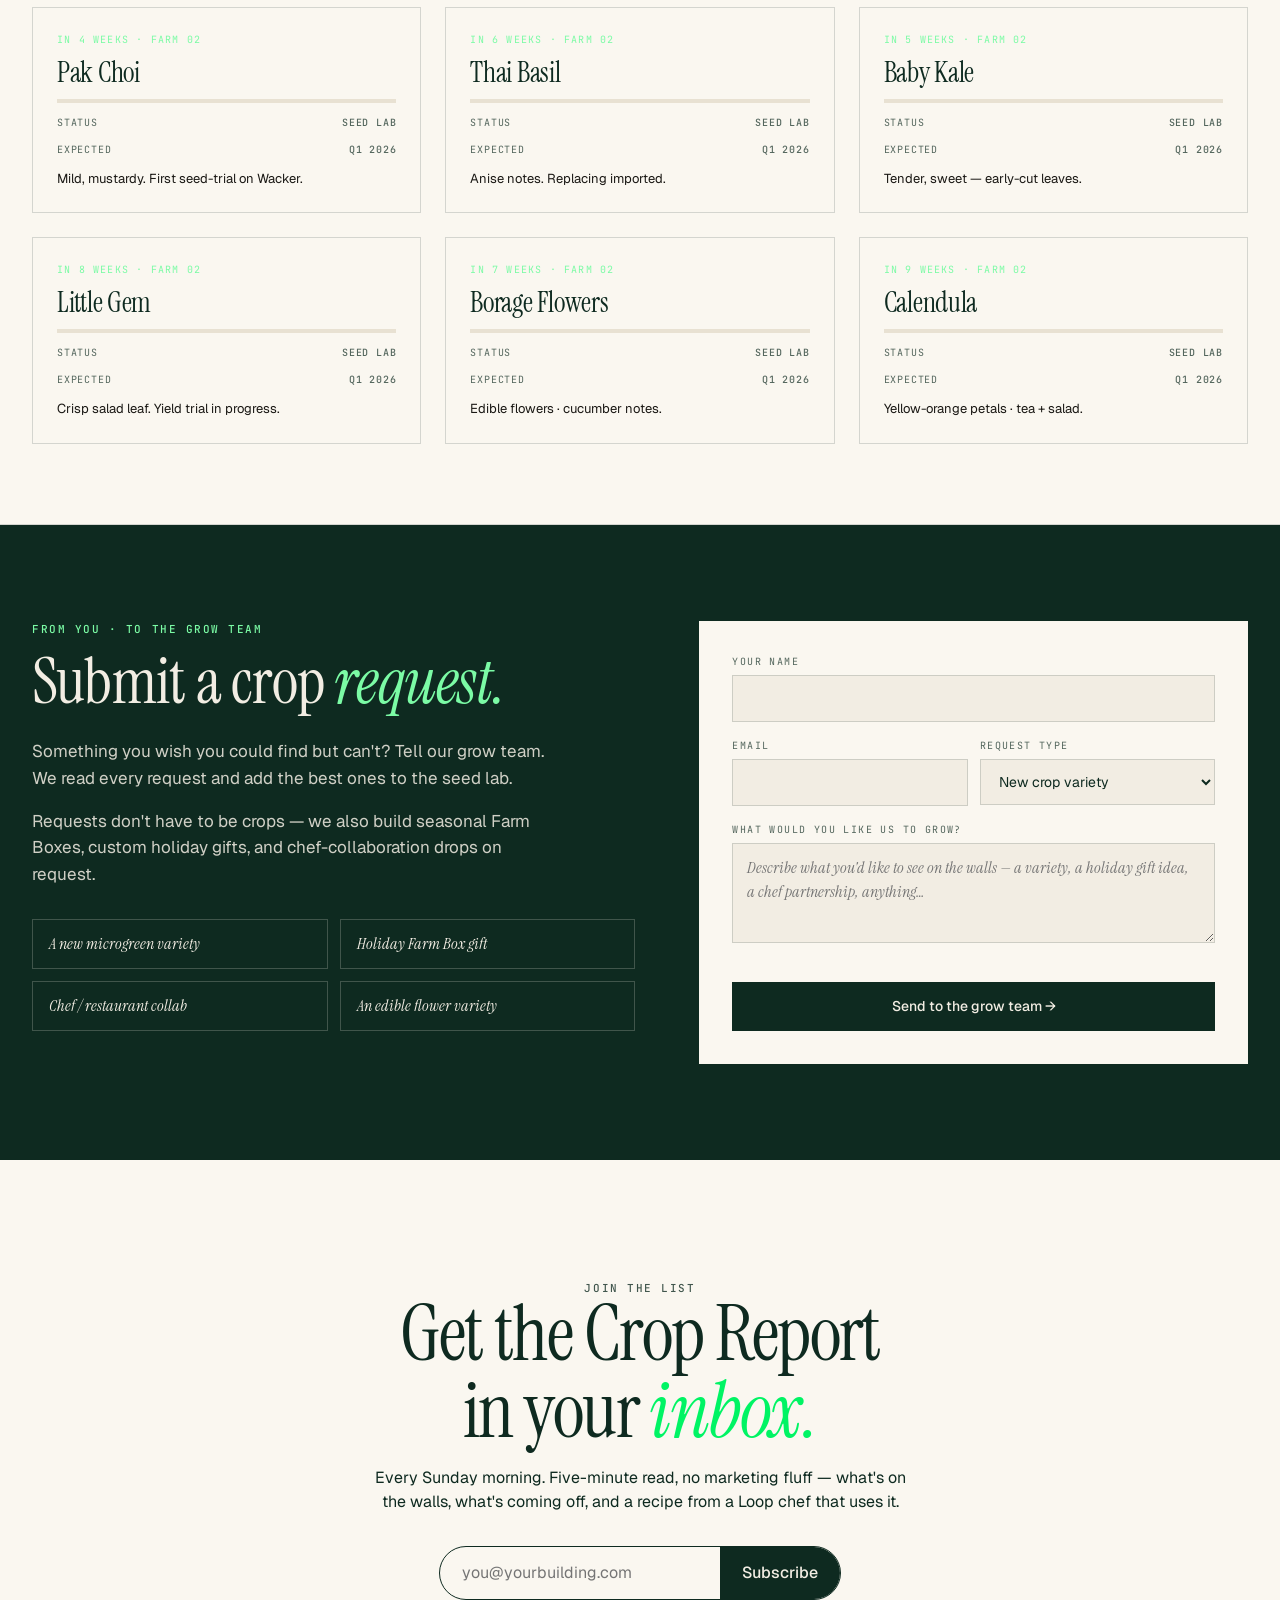
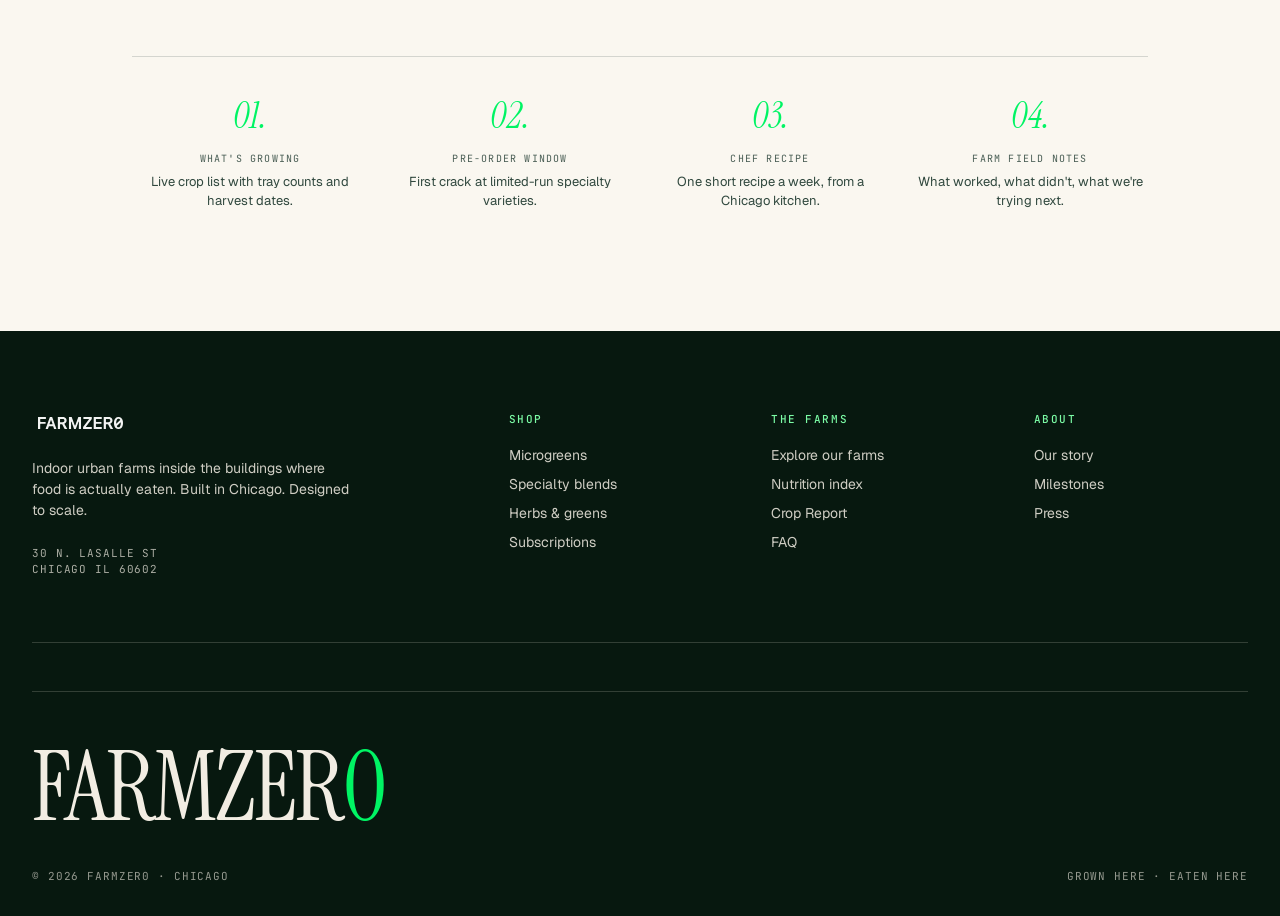
<file: crop-report.html>
<!doctype html>
<html lang="en">
<head>
<meta charset="utf-8" />
<meta name="viewport" content="width=device-width, initial-scale=1" />
<title>The Crop Report — FARMZER0</title>
<link rel="preconnect" href="https://fonts.googleapis.com" />
<link rel="preconnect" href="https://fonts.gstatic.com" crossorigin />
<link rel="stylesheet" href="https://fonts.googleapis.com/css2?family=Instrument+Serif:ital@0;1&family=Geist:wght@300;400;500;600;700&family=JetBrains+Mono:wght@400;500&display=swap" />
<link rel="stylesheet" href="styles.css?v=3" />
<script src="img-fallback.js"></script>
<style>
  /* ——— Page hero ——— */
  .cr-hero { padding: 96px 0 48px; }
  .cr-hero .eyebrow {
    font-family: "JetBrains Mono", monospace; font-size: 11px; letter-spacing: 0.14em;
    text-transform: uppercase; color: var(--forest); opacity: 0.65; margin-bottom: 24px;
  }
  .cr-hero .head-grid { display: grid; grid-template-columns: 1.4fr 1fr; gap: 64px; align-items: end; padding-bottom: 28px; border-bottom: 1px solid var(--line); }
  .cr-hero h1 {
    font-family: "Instrument Serif", serif; font-weight: 400;
    font-size: clamp(56px, 8vw, 136px); line-height: 0.94; letter-spacing: -0.025em;
    margin: 0; color: var(--forest); max-width: 14ch;
  }
  .cr-hero h1 em { font-style: italic; color: var(--accent); }
  .cr-hero .lede {
    font-family: "Instrument Serif", serif; font-style: italic;
    font-size: clamp(20px, 1.7vw, 26px); line-height: 1.35; color: var(--forest);
    max-width: 42ch;
  }
  .cr-hero .meta {
    display: grid; grid-template-columns: 1fr 1fr 1fr; gap: 32px; margin-top: 32px;
  }
  .cr-hero .meta .v { font-family: "Instrument Serif", serif; font-size: 40px; line-height: 1; color: var(--forest); letter-spacing: -0.02em; }
  .cr-hero .meta .v em { font-style: italic; color: var(--accent); }
  .cr-hero .meta .l { font-family: "JetBrains Mono", monospace; font-size: 10px; letter-spacing: 0.08em; text-transform: uppercase; color: var(--forest); opacity: 0.7; margin-top: 8px; }
  @media (max-width: 880px) { .cr-hero .head-grid { grid-template-columns: 1fr; gap: 32px; } }

  /* ——— Newspaper-style report banner ——— */
  .cr-banner {
    background: var(--paper); border-top: 1px solid var(--line); border-bottom: 1px solid var(--line);
    padding: 24px 0; margin-top: 32px;
  }
  .cr-banner-inner { display: flex; justify-content: space-between; align-items: baseline; flex-wrap: wrap; gap: 16px; }
  .cr-banner .vol { font-family: "JetBrains Mono", monospace; font-size: 11px; letter-spacing: 0.14em; text-transform: uppercase; color: var(--forest); opacity: 0.7; }
  .cr-banner .vol b { color: var(--accent); font-weight: 500; }
  .cr-banner .masthead {
    font-family: "Instrument Serif", serif; font-style: italic; font-size: 28px; color: var(--forest);
  }
  .cr-banner .masthead em { color: var(--accent); font-style: normal; font-weight: 500; }

  /* ——— Crop calendar ——— */
  .cr-section { padding: 80px 0; border-bottom: 1px solid var(--line); }
  .cr-section .head { display: grid; grid-template-columns: 1fr 1fr; gap: 64px; align-items: end; margin-bottom: 40px; }
  .cr-section .head h2 {
    font-family: "Instrument Serif", serif; font-weight: 400;
    font-size: clamp(40px, 5vw, 72px); line-height: 1.02; letter-spacing: -0.012em;
    margin: 0; max-width: 16ch;
  }
  .cr-section .head h2 em { font-style: italic; color: var(--accent); }
  .cr-section .head .desc {
    font-size: 16px; max-width: 44ch; color: var(--forest); margin: 0;
  }
  @media (max-width: 880px) { .cr-section .head { grid-template-columns: 1fr; gap: 16px; } }

  /* Farm toggle */
  .farm-toggle {
    display: inline-flex; border: 1px solid var(--line); border-radius: 999px; overflow: hidden;
    margin-bottom: 32px;
  }
  .farm-toggle button {
    padding: 10px 22px; background: transparent; border: none; cursor: pointer;
    font-family: "Geist", sans-serif; font-size: 13px; font-weight: 500; color: var(--forest);
    border-right: 1px solid var(--line);
    transition: all 180ms ease;
  }
  .farm-toggle button:last-child { border-right: none; }
  .farm-toggle button.on { background: var(--forest); color: var(--cream); }

  .crop-grid {
    display: grid; grid-template-columns: repeat(3, 1fr); gap: 24px;
  }
  @media (max-width: 880px) { .crop-grid { grid-template-columns: 1fr; } }

  .crop-card {
    background: var(--paper); border: 1px solid var(--line); padding: 24px;
    display: flex; flex-direction: column; gap: 12px;
  }
  .crop-card .stage {
    font-family: "JetBrains Mono", monospace; font-size: 10px;
    letter-spacing: 0.12em; text-transform: uppercase; color: var(--accent);
  }
  .crop-card.future .stage { color: var(--gold-soft); }
  .crop-card h3 {
    font-family: "Instrument Serif", serif; font-weight: 400;
    font-size: 28px; line-height: 1; margin: 0; letter-spacing: -0.01em; color: var(--forest);
  }
  .crop-card .meta {
    display: flex; justify-content: space-between;
    font-family: "JetBrains Mono", monospace; font-size: 10px;
    letter-spacing: 0.08em; text-transform: uppercase; color: var(--forest); opacity: 0.7;
  }
  .crop-card .meta b { color: var(--forest); font-weight: 500; opacity: 1; }
  .crop-card .progress {
    height: 4px; background: var(--cream-deep); position: relative; overflow: hidden;
  }
  .crop-card .progress i {
    position: absolute; left: 0; top: 0; bottom: 0; background: var(--accent);
    transition: width 1.2s cubic-bezier(0.22, 1, 0.36, 1);
  }
  .crop-card.future .progress i { background: var(--gold-soft); width: 0%; }
  .crop-card .desc { font-size: 13px; line-height: 1.5; color: var(--charcoal); margin: 0; }

  /* ——— Request form ——— */
  .cr-request {
    background: var(--forest); color: var(--cream);
    padding: 96px 0;
  }
  .cr-request .grid {
    display: grid; grid-template-columns: 1.1fr 1fr; gap: 64px; align-items: start;
  }
  .cr-request .eyebrow { color: var(--gold-soft); opacity: 1; }
  .cr-request h2 {
    font-family: "Instrument Serif", serif; font-weight: 400;
    font-size: clamp(40px, 5vw, 72px); line-height: 1.02; letter-spacing: -0.012em;
    margin: 12px 0 24px;
  }
  .cr-request h2 em { font-style: italic; color: var(--gold-soft); }
  .cr-request p { opacity: 0.85; font-size: 17px; line-height: 1.55; max-width: 48ch; }
  .cr-request p + p { margin-top: 16px; }
  .cr-request .examples {
    display: grid; grid-template-columns: 1fr 1fr; gap: 12px; margin-top: 32px;
  }
  .cr-request .examples button {
    text-align: left; padding: 12px 16px;
    background: transparent; border: 1px solid rgba(242,237,227,0.22);
    color: var(--cream); cursor: pointer; transition: all 180ms ease;
    font-family: "Instrument Serif", serif; font-style: italic; font-size: 16px;
  }
  .cr-request .examples button:hover { background: rgba(0,244,100,0.12); border-color: var(--accent); color: var(--accent); }

  .cr-form {
    background: var(--paper); color: var(--forest);
    padding: 32px; border: 1px solid rgba(242,237,227,0.18);
  }
  .cr-form .row { margin-bottom: 16px; }
  .cr-form label {
    display: block; font-family: "JetBrains Mono", monospace; font-size: 10px;
    letter-spacing: 0.14em; text-transform: uppercase; color: var(--forest);
    opacity: 0.7; margin-bottom: 6px;
  }
  .cr-form input, .cr-form select, .cr-form textarea {
    width: 100%; box-sizing: border-box;
    padding: 12px 14px; border: 1px solid var(--line);
    font: inherit; font-family: "Geist", sans-serif; font-size: 14px;
    background: var(--cream); color: var(--forest);
    border-radius: 0;
  }
  .cr-form textarea { min-height: 100px; resize: vertical; font-family: "Instrument Serif", serif; font-style: italic; font-size: 16px; }
  .cr-form input:focus, .cr-form select:focus, .cr-form textarea:focus {
    outline: none; border-color: var(--forest);
  }
  .cr-form .row-2 { display: grid; grid-template-columns: 1fr 1fr; gap: 12px; }
  .cr-form button[type="submit"] {
    margin-top: 16px; width: 100%; padding: 14px 22px;
    background: var(--forest); color: var(--cream); border: none; cursor: pointer;
    font-family: "Geist", sans-serif; font-size: 14px; font-weight: 500;
  }
  .cr-form button[type="submit"]:hover { background: var(--forest-deep); }
  .cr-form .success {
    background: var(--accent); color: var(--forest);
    padding: 18px; text-align: center; font-family: "Instrument Serif", serif;
    font-style: italic; font-size: 18px;
  }
  @media (max-width: 880px) { .cr-request .grid { grid-template-columns: 1fr; gap: 32px; } .cr-form .row-2 { grid-template-columns: 1fr; } }

  /* ——— Subscribe (newsletter) ——— */
  .cr-subscribe {
    padding: 120px 0;
    text-align: center;
  }
  .cr-subscribe h2 {
    font-family: "Instrument Serif", serif; font-weight: 400;
    font-size: clamp(48px, 6vw, 104px); line-height: 1;
    letter-spacing: -0.02em; margin: 0 0 16px; color: var(--forest);
  }
  .cr-subscribe h2 em { font-style: italic; color: var(--accent); }
  .cr-subscribe p { color: var(--forest); margin: 0 auto 32px; max-width: 50ch; font-size: 16px; }
  .cr-subscribe .form {
    display: inline-flex; border: 1px solid var(--forest); border-radius: 999px;
    overflow: hidden; max-width: 100%;
  }
  .cr-subscribe .form input { border: none; padding: 14px 22px; font: inherit; background: transparent; min-width: 280px; color: var(--forest); }
  .cr-subscribe .form input:focus { outline: none; }
  .cr-subscribe .form button { background: var(--forest); color: var(--cream); padding: 0 22px; font-weight: 500; border: none; cursor: pointer; }
  .cr-subscribe .what-you-get {
    margin-top: 56px; display: grid; grid-template-columns: repeat(4, 1fr); gap: 24px;
    border-top: 1px solid var(--line); padding-top: 32px;
  }
  .cr-subscribe .what-you-get .item .icon {
    font-family: "Instrument Serif", serif; font-style: italic;
    font-size: 36px; color: var(--accent); margin-bottom: 8px;
  }
  .cr-subscribe .what-you-get .item .label {
    font-family: "JetBrains Mono", monospace; font-size: 10px;
    letter-spacing: 0.12em; text-transform: uppercase; color: var(--forest); opacity: 0.75;
  }
  .cr-subscribe .what-you-get .item p {
    font-size: 13px; margin: 6px 0 0; opacity: 0.85;
  }
  @media (max-width: 880px) { .cr-subscribe .what-you-get { grid-template-columns: 1fr 1fr; } }
</style>
</head>
<body>

<!-- Status strip marquee -->
<div class="status-strip" data-screen-label="Status strip">
  <div class="status-strip-inner">
    <div class="status-strip-track">
      <span><b>Welcome to the Future of Urban Agriculture.</b></span>
      <span><b>Welcome to the Future of Urban Agriculture.</b></span>
      <span><b>Welcome to the Future of Urban Agriculture.</b></span>
      <span><b>Welcome to the Future of Urban Agriculture.</b></span>
    </div>
  </div>
</div>

<!-- Top bar -->
<header class="topbar">
  <div class="wrap topbar-inner">
    <a href="index.html" class="brand"><img class="brand-logo" src="farmzero-logo.svg" alt="FARMZER0" /></a>
    <nav class="nav">
      <a href="index.html#shop">Shop</a>
      <a href="the-farm.html">Explore our farms</a>
      <a href="nutrition.html">Nutrition</a>
      <a href="crop-report.html" class="active">Crop Report</a>
      <a href="faq.html">FAQ</a>
      <a href="about.html">About</a>
    </nav>
    <div class="topbar-right">
      <span class="mono" style="font-size: 11px; letter-spacing: 0.08em; opacity: 0.7;">CHI · LOOP</span>
      <a class="bag" href="#bag">
        <svg width="14" height="14" viewBox="0 0 24 24" fill="none" stroke="currentColor" stroke-width="1.6"><path d="M5 7h14l-1.5 13a2 2 0 0 1-2 1.8h-7a2 2 0 0 1-2-1.8L5 7z"/><path d="M9 7V5a3 3 0 0 1 6 0v2"/></svg>
        Bag · <span id="bag-count">0</span>
      </a>
    </div>
  </div>
</header>

<!-- Hero -->
<section class="cr-hero" data-screen-label="01 Hero">
  <div class="wrap">
    <div class="eyebrow">WEEKLY · FARMZER0 GROW REPORT</div>
    <div class="head-grid">
      <h1>The Crop <em>Report.</em></h1>
      <p class="lede">
        What's on the grow walls this week. What's coming next. Direct from the
        farm, every Sunday morning.
      </p>
    </div>
    <div class="meta">
      <div><div class="v"><em>14</em></div><div class="l">Crops live · Farm 01</div></div>
      <div><div class="v"><em>18</em></div><div class="l">Planned · Farm 02 · Fall '26</div></div>
      <div><div class="v"><em>1,842</em></div><div class="l">Subscribers</div></div>
    </div>
  </div>
</section>

<!-- Banner -->
<div class="cr-banner">
  <div class="wrap cr-banner-inner">
    <span class="vol">VOL. III · ISSUE 47 · WEEK OF <b id="weekof">NOV 23, 2026</b></span>
    <span class="masthead">Filed from <em>FARM 01</em> · 30 N. LaSalle</span>
    <span class="vol">NEXT ISSUE · <b>SUN 8 AM</b></span>
  </div>
</div>

<!-- Currently growing -->
<section class="cr-section" data-screen-label="02 Currently growing">
  <div class="wrap">
    <div class="head">
      <h2>Currently <em>growing.</em></h2>
      <p class="desc">
        Live tray count, harvest stage, and pickup readiness across both farms.
        Yellow means it's not ready yet, green means it's already on the counter.
      </p>
    </div>

    <div class="farm-toggle" id="current-toggle">
      <button class="on" data-farm="all">All farms</button>
      <button data-farm="farm01">Farm 01 · LaSalle</button>
      <button data-farm="farm02">Farm 02 · Wacker</button>
    </div>

    <div class="crop-grid" id="current-grid"></div>
  </div>
</section>

<!-- Coming up -->
<section class="cr-section" data-screen-label="03 Coming up">
  <div class="wrap">
    <div class="head">
      <h2>Coming up <em>next.</em></h2>
      <p class="desc">
        Seeded this week, on the walls in 9 days. Pre-order any of these by Sunday
        to lock in the first harvest.
      </p>
    </div>
    <div class="crop-grid" id="future-grid"></div>
  </div>
</section>

<!-- Request form -->
<section class="cr-request" data-screen-label="04 Crop request">
  <div class="wrap">
    <div class="grid">
      <div>
        <div class="eyebrow">FROM YOU · TO THE GROW TEAM</div>
        <h2>Submit a crop <em>request.</em></h2>
        <p>
          Something you wish you could find but can't? Tell our grow team.
          We read every request and add the best ones to the seed lab.
        </p>
        <p>
          Requests don't have to be crops — we also build seasonal Farm Boxes,
          custom holiday gifts, and chef-collaboration drops on request.
        </p>
        <div class="examples">
          <button data-fill="A specific microgreen we're not currently growing">A new microgreen variety</button>
          <button data-fill="A holiday-themed Farm Box as a corporate gift">Holiday Farm Box gift</button>
          <button data-fill="A chef collaboration or restaurant menu support">Chef / restaurant collab</button>
          <button data-fill="An edible flower variety for plating">An edible flower variety</button>
        </div>
      </div>

      <form class="cr-form" id="request-form">
        <div class="row">
          <label for="rf-name">Your name</label>
          <input id="rf-name" required />
        </div>
        <div class="row row-2">
          <div>
            <label for="rf-email">Email</label>
            <input id="rf-email" type="email" required />
          </div>
          <div>
            <label for="rf-type">Request type</label>
            <select id="rf-type">
              <option>New crop variety</option>
              <option>Farm Box / gift</option>
              <option>Chef collaboration</option>
              <option>Wholesale inquiry</option>
              <option>Other</option>
            </select>
          </div>
        </div>
        <div class="row">
          <label for="rf-msg">What would you like us to grow?</label>
          <textarea id="rf-msg" placeholder="Describe what you'd like to see on the walls — a variety, a holiday gift idea, a chef partnership, anything…" required></textarea>
        </div>
        <button type="submit">Send to the grow team →</button>
        <div class="success" id="rf-success" style="display:none;">✓ Sent. The grow team will read it before Monday.</div>
      </form>
    </div>
  </div>
</section>

<!-- Subscribe -->
<section class="cr-subscribe" data-screen-label="05 Subscribe">
  <div class="wrap-narrow">
    <div class="eyebrow">JOIN THE LIST</div>
    <h2>Get the Crop Report<br/>in your <em>inbox.</em></h2>
    <p>
      Every Sunday morning. Five-minute read, no marketing fluff —
      what's on the walls, what's coming off, and a recipe from a Loop chef that uses it.
    </p>
    <form class="form" onsubmit="event.preventDefault(); this.querySelector('button').textContent='✓ Subscribed';">
      <input type="email" placeholder="you@yourbuilding.com" required />
      <button type="submit">Subscribe</button>
    </form>

    <div class="what-you-get">
      <div class="item">
        <div class="icon">01.</div>
        <div class="label">What's growing</div>
        <p>Live crop list with tray counts and harvest dates.</p>
      </div>
      <div class="item">
        <div class="icon">02.</div>
        <div class="label">Pre-order window</div>
        <p>First crack at limited-run specialty varieties.</p>
      </div>
      <div class="item">
        <div class="icon">03.</div>
        <div class="label">Chef recipe</div>
        <p>One short recipe a week, from a Chicago kitchen.</p>
      </div>
      <div class="item">
        <div class="icon">04.</div>
        <div class="label">Farm field notes</div>
        <p>What worked, what didn't, what we're trying next.</p>
      </div>
    </div>
  </div>
</section>

<!-- Footer -->
<footer class="footer">
  <div class="wrap">
    <div class="footer-grid">
      <div>
        <div class="brand"><img class="brand-logo" src="farmzero-logo.svg" alt="FARMZER0" /></div>
        <p style="font-size: 14px; opacity: 0.85; max-width: 36ch; margin-top: 16px;">
          Indoor urban farms inside the buildings where food is actually eaten.
          Built in Chicago. Designed to scale.
        </p>
        <div class="mono" style="font-size: 11px; letter-spacing: 0.08em; opacity: 0.7; margin-top: 24px;">
          30 N. LASALLE ST<br/>CHICAGO IL 60602
        </div>
      </div>
      <div>
        <h4>Shop</h4>
        <ul>
          <li><a href="index.html#shop">Microgreens</a></li>
          <li><a href="index.html#shop">Specialty blends</a></li>
          <li><a href="index.html#shop">Herbs &amp; greens</a></li>
          <li><a href="#">Subscriptions</a></li>
        </ul>
      </div>
      <div>
        <h4>The farms</h4>
        <ul>
          <li><a href="the-farm.html">Explore our farms</a></li>
          <li><a href="nutrition.html">Nutrition index</a></li>
          <li><a href="crop-report.html">Crop Report</a></li>
          <li><a href="faq.html">FAQ</a></li>
        </ul>
      </div>
      <div>
        <h4>About</h4>
        <ul>
          <li><a href="about.html">Our story</a></li>
          <li><a href="about.html#timeline">Milestones</a></li>
          <li><a href="#">Press</a></li>
        </ul>
      </div>
    </div>
    <div class="footer-mark">FARMZER<span style="color: var(--gold);">0</span></div>
    <div class="footer-bottom">
      <span>© 2026 FARMZER0 · CHICAGO</span>
      <span>GROWN HERE · EATEN HERE</span>
    </div>
  </div>
</footer>

<script>
/* ——— Data ——— */
const CURRENT = [
  { name: "Pea Shoots",       farm: "farm01", days: 7, total: 9, harvest: "Tue 6 AM", trays: 12, desc: "Sweet, tendril-y, juicy. Day 7 of 9, harvesting Tuesday." },
  { name: "Sunflower Shoots", farm: "farm01", days: 8, total: 9, harvest: "Wed 6 AM", trays: 10, desc: "Nutty, crunchy. Cotyledons fully open — ready tomorrow." },
  { name: "Broccoli Greens",  farm: "farm01", days: 5, total: 9, harvest: "Sat 6 AM", trays: 14, desc: "Peak sulforaphane stage. Mid-week harvest." },
  { name: "Baller Mix",       farm: "farm01", days: 9, total: 9, harvest: "Today",    trays: 8,  desc: "Harvested this morning — at the counter now." },
  { name: "Wasabi Greens",    farm: "farm01", days: 6, total: 9, harvest: "Fri 6 AM", trays: 4,  desc: "Limited run. Hot, peppery — chef favorite." },
  { name: "Cilantro",         farm: "farm01", days: 12, total: 18, harvest: "Sun 7 AM", trays: 6, desc: "Long-cycle herb. Roughly two weeks total." },
];

const FUTURE = [
  { name: "Pak Choi",        farm: "farm02", weeks: 4, desc: "Mild, mustardy. First seed-trial on Wacker." },
  { name: "Thai Basil",      farm: "farm02", weeks: 6, desc: "Anise notes. Replacing imported." },
  { name: "Baby Kale",       farm: "farm02", weeks: 5, desc: "Tender, sweet — early-cut leaves." },
  { name: "Little Gem",      farm: "farm02", weeks: 8, desc: "Crisp salad leaf. Yield trial in progress." },
  { name: "Borage Flowers",  farm: "farm02", weeks: 7, desc: "Edible flowers · cucumber notes." },
  { name: "Calendula",       farm: "farm02", weeks: 9, desc: "Yellow-orange petals · tea + salad." },
];

/* ——— Set week-of date ——— */
(function() {
  const now = new Date();
  const opts = { month: 'short', day: 'numeric', year: 'numeric' };
  document.getElementById("weekof").textContent = now.toLocaleDateString("en-US", opts).toUpperCase();
})();

/* ——— Render crop grids ——— */
function farmLabel(f) { return f === "farm01" ? "FARM 01" : "FARM 02"; }
function pct(c) { return Math.round((c.days / c.total) * 100); }

function renderCurrent() {
  const active = document.querySelector("#current-toggle .on").dataset.farm;
  const list = active === "all" ? CURRENT : CURRENT.filter(c => c.farm === active);
  document.getElementById("current-grid").innerHTML = list.map(c => `
    <article class="crop-card">
      <span class="stage">DAY ${c.days} / ${c.total} · ${farmLabel(c.farm)}</span>
      <h3>${c.name}</h3>
      <div class="progress"><i data-w="${pct(c)}"></i></div>
      <div class="meta"><span>NEXT HARVEST</span><b>${c.harvest.toUpperCase()}</b></div>
      <div class="meta"><span>ON THE WALL</span><b>${c.trays} TRAYS</b></div>
      <p class="desc">${c.desc}</p>
    </article>
  `).join("");
  // animate bars
  setTimeout(() => {
    document.querySelectorAll("#current-grid .progress i").forEach(i => i.style.width = i.dataset.w + "%");
  }, 100);
}

function renderFuture() {
  document.getElementById("future-grid").innerHTML = FUTURE.map(c => `
    <article class="crop-card future">
      <span class="stage">IN ${c.weeks} WEEKS · ${farmLabel(c.farm)}</span>
      <h3>${c.name}</h3>
      <div class="progress"><i></i></div>
      <div class="meta"><span>STATUS</span><b>SEED LAB</b></div>
      <div class="meta"><span>EXPECTED</span><b>Q${Math.ceil(c.weeks / 13)} 2026</b></div>
      <p class="desc">${c.desc}</p>
    </article>
  `).join("");
}

document.querySelectorAll("#current-toggle button").forEach(btn => {
  btn.addEventListener("click", () => {
    document.querySelectorAll("#current-toggle button").forEach(b => b.classList.remove("on"));
    btn.classList.add("on");
    renderCurrent();
  });
});

renderCurrent();
renderFuture();

/* ——— Example chips ——— */
document.querySelectorAll(".cr-request .examples button").forEach(btn => {
  btn.addEventListener("click", () => {
    document.getElementById("rf-msg").value = btn.dataset.fill;
    document.getElementById("rf-msg").focus();
  });
});

/* ——— Form submit ——— */
document.getElementById("request-form").addEventListener("submit", e => {
  e.preventDefault();
  document.getElementById("rf-success").style.display = "block";
  setTimeout(() => {
    e.target.reset();
    document.getElementById("rf-success").style.display = "none";
  }, 4000);
});
</script>

</body>
</html>
</file>
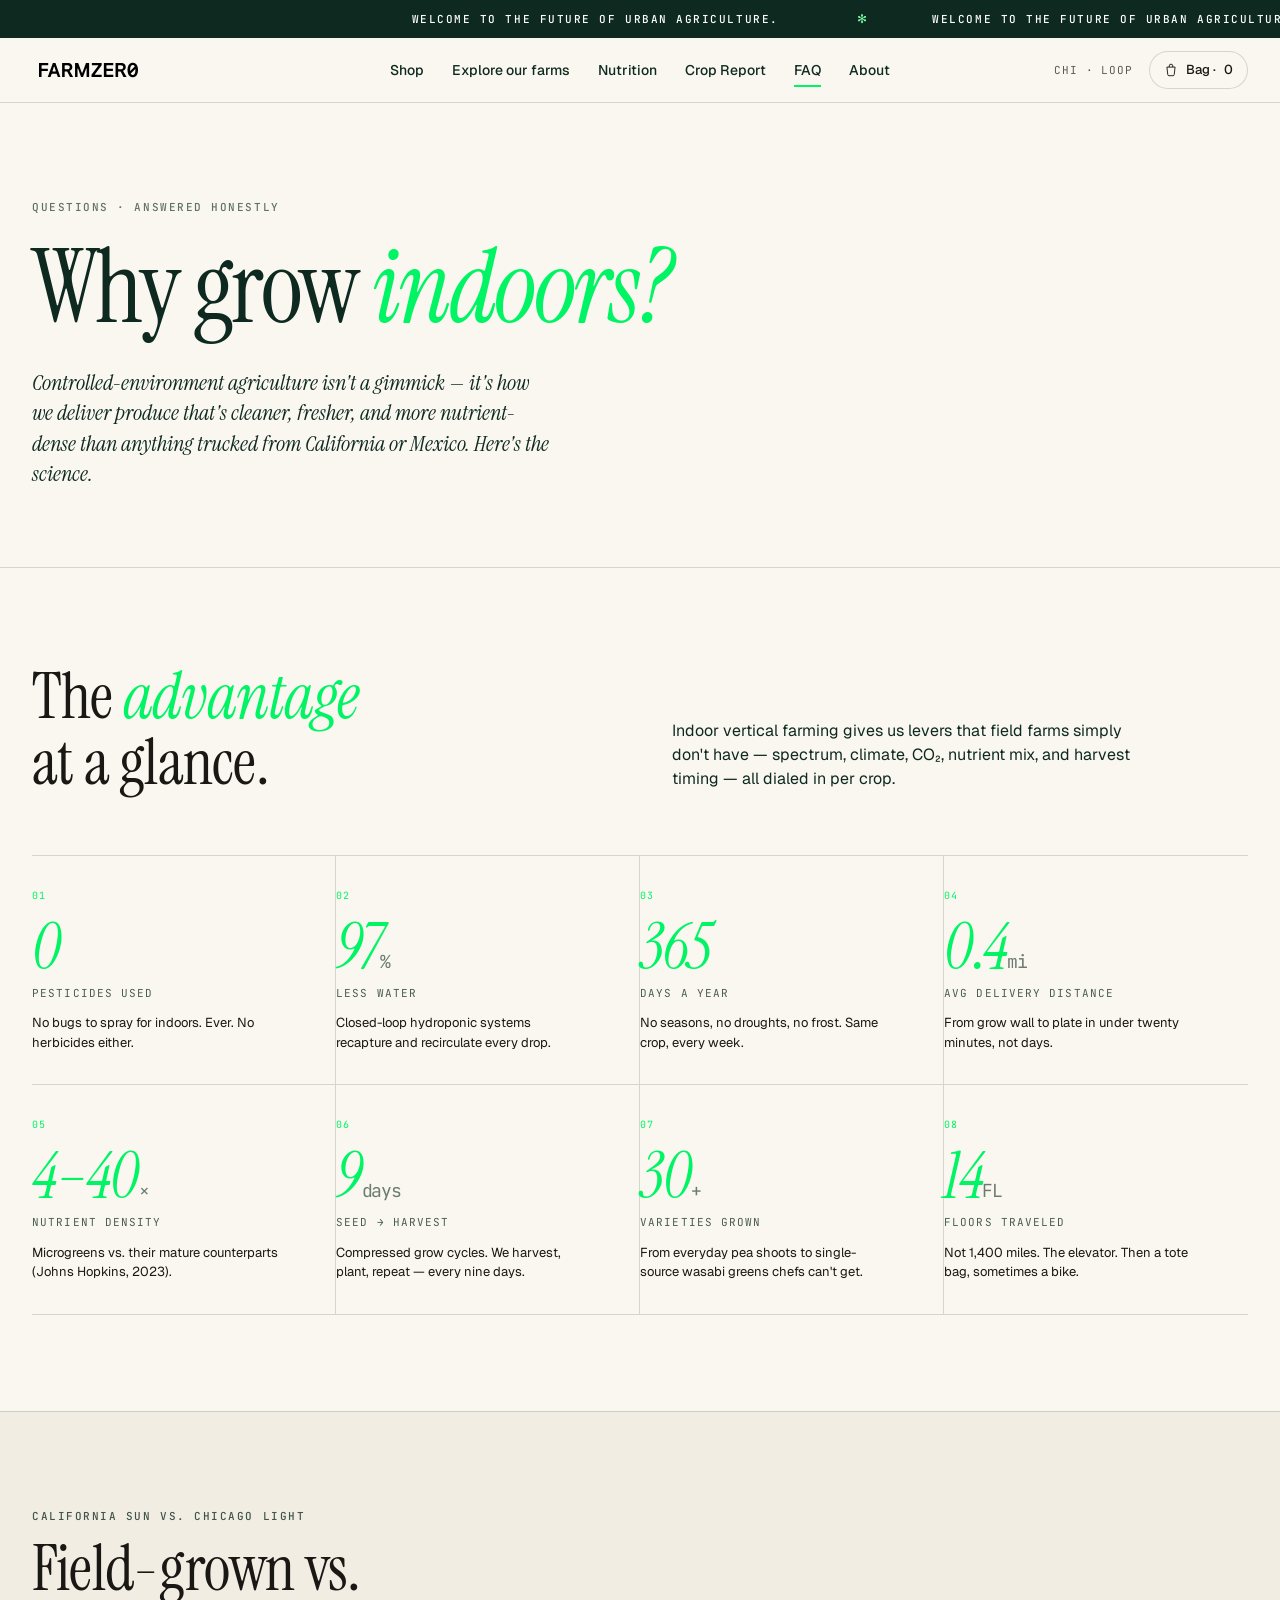
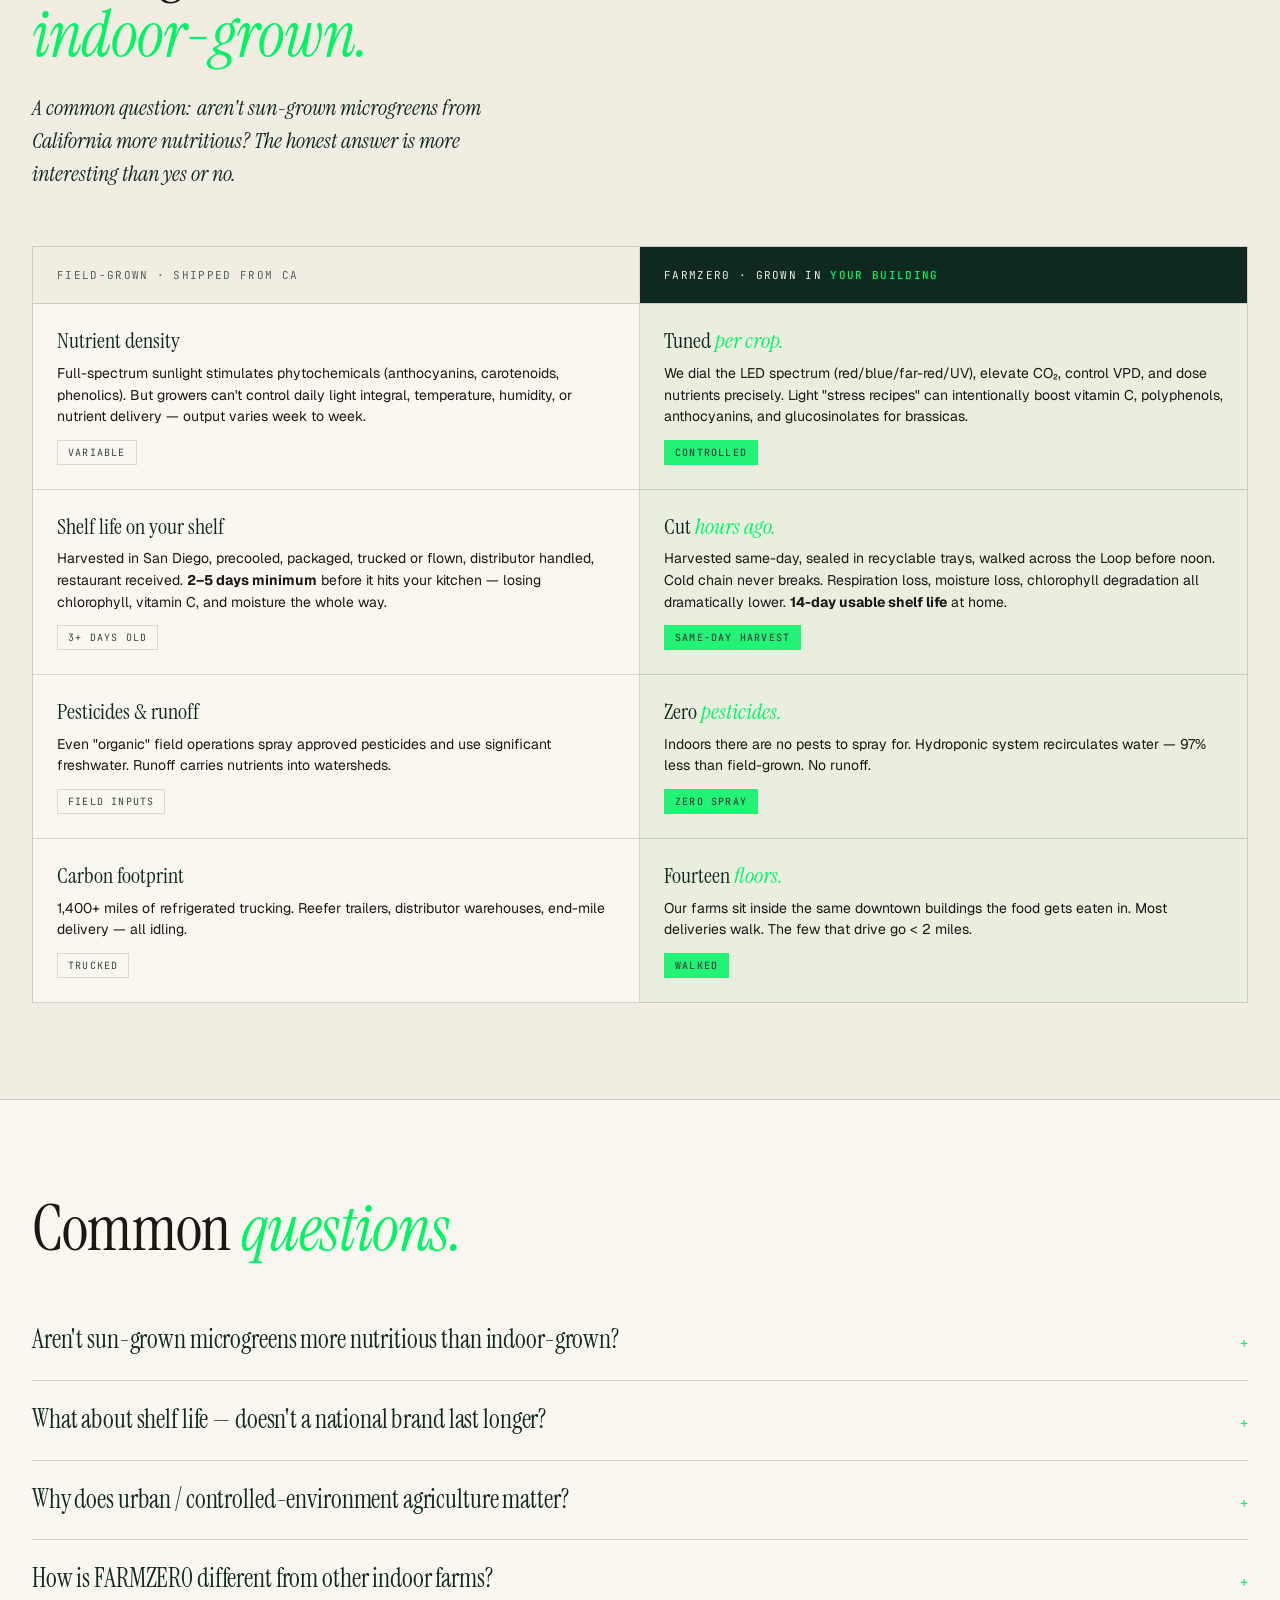
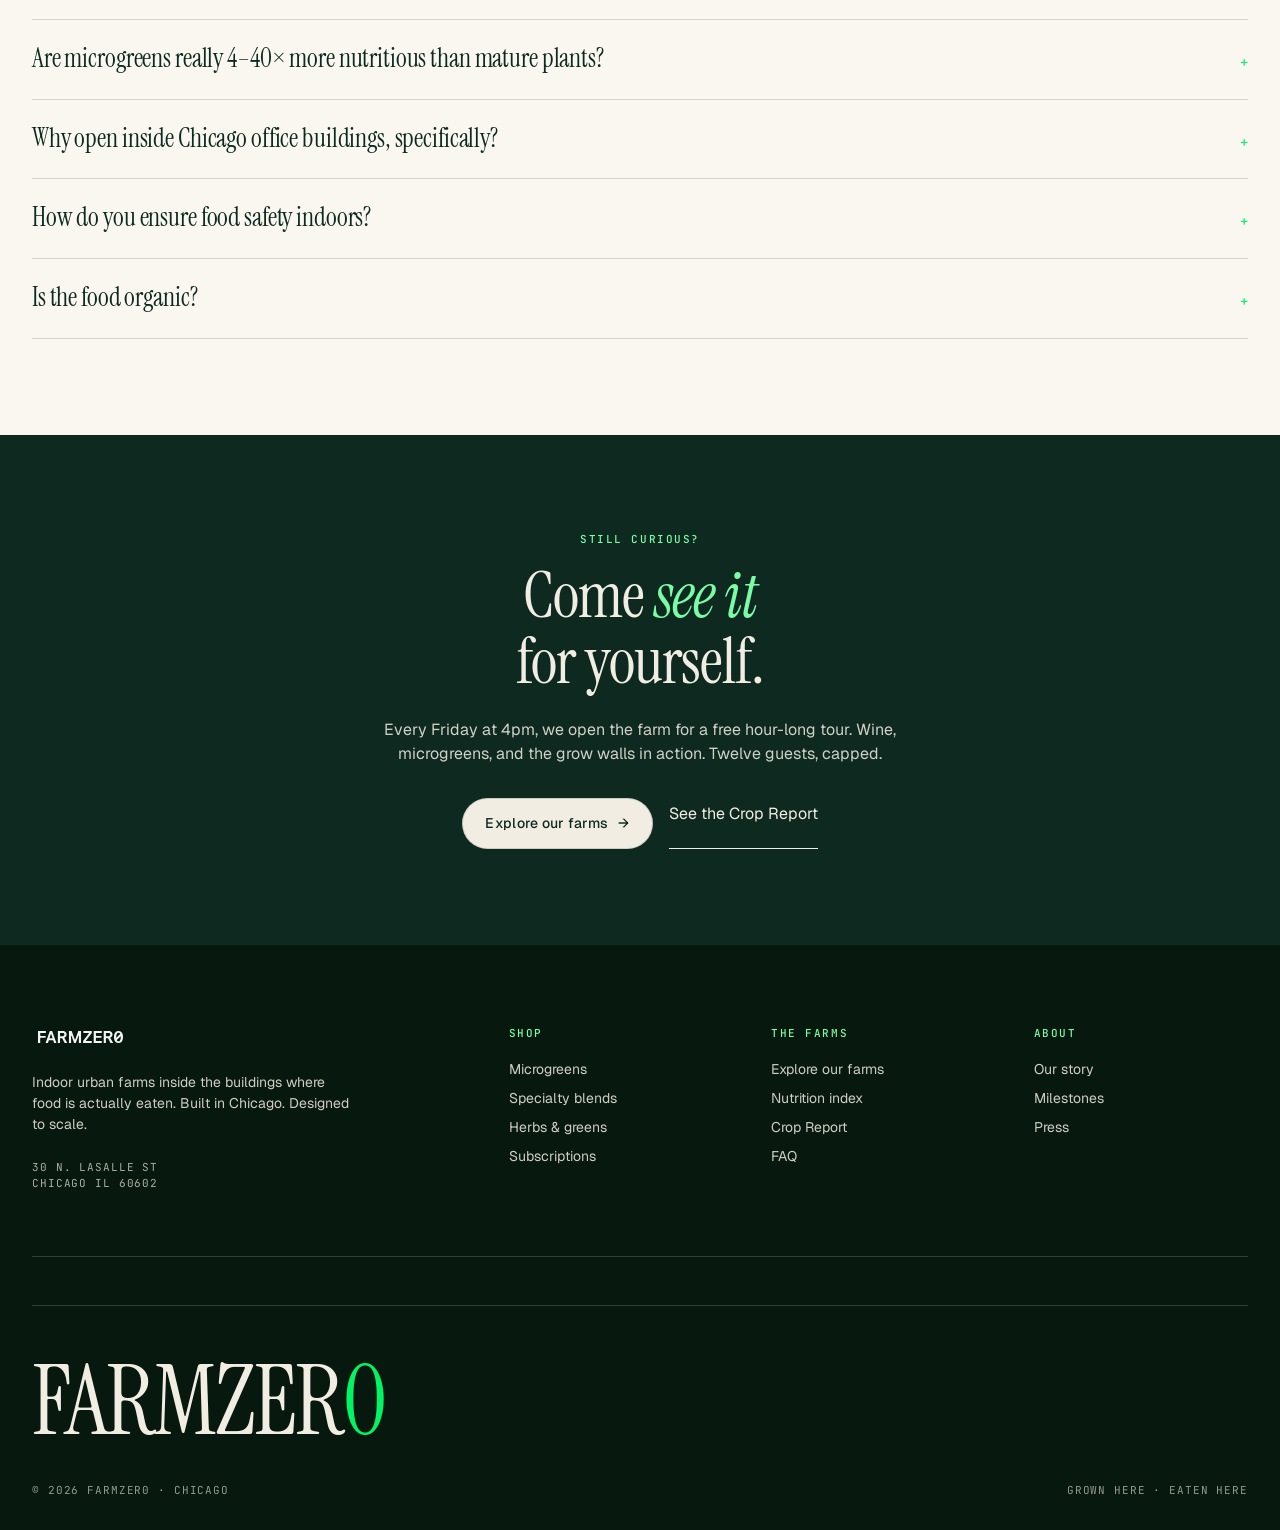
<file: faq.html>
<!doctype html>
<html lang="en">
<head>
<meta charset="utf-8" />
<meta name="viewport" content="width=device-width, initial-scale=1" />
<title>FAQ — FARMZER0</title>
<link rel="preconnect" href="https://fonts.googleapis.com" />
<link rel="preconnect" href="https://fonts.gstatic.com" crossorigin />
<link rel="stylesheet" href="https://fonts.googleapis.com/css2?family=Instrument+Serif:ital@0;1&family=Geist:wght@300;400;500;600;700&family=JetBrains+Mono:wght@400;500&display=swap" />
<link rel="stylesheet" href="styles.css?v=3" />
<script src="img-fallback.js"></script>
<style>
  /* ——— Hero ——— */
  .faq-hero { padding: 96px 0 56px; border-bottom: 1px solid var(--line); }
  .faq-hero .eyebrow {
    font-family: "JetBrains Mono", monospace; font-size: 11px; letter-spacing: 0.14em;
    text-transform: uppercase; color: var(--forest); opacity: 0.65; margin-bottom: 24px;
  }
  .faq-hero h1 {
    font-family: "Instrument Serif", serif; font-weight: 400;
    font-size: clamp(56px, 8vw, 136px); line-height: 0.94; letter-spacing: -0.025em;
    color: var(--forest); margin: 0; max-width: 14ch;
  }
  .faq-hero h1 em { font-style: italic; color: var(--accent); }
  .faq-hero .sub {
    margin-top: 32px; max-width: 52ch;
    font-family: "Instrument Serif", serif; font-style: italic;
    font-size: clamp(20px, 1.7vw, 26px); line-height: 1.4; color: var(--forest);
  }

  /* ——— Why CEA section ——— */
  .why-cea { padding: 96px 0; }
  .why-cea h2 {
    font-family: "Instrument Serif", serif; font-weight: 400;
    font-size: clamp(40px, 5vw, 72px); line-height: 1.02; letter-spacing: -0.012em;
    margin: 0 0 12px; max-width: 18ch;
  }
  .why-cea h2 em { font-style: italic; color: var(--accent); }
  .why-cea .head { display: grid; grid-template-columns: 1fr 1fr; gap: 64px; align-items: end; margin-bottom: 48px; }
  .why-cea .head .desc { font-size: 16px; color: var(--forest); max-width: 44ch; }
  @media (max-width: 880px) { .why-cea .head { grid-template-columns: 1fr; gap: 16px; } }

  .advantages {
    display: grid; grid-template-columns: repeat(4, 1fr); gap: 0;
    border-top: 1px solid var(--line);
  }
  .adv {
    padding: 32px 28px 32px 0; border-right: 1px solid var(--line);
    border-bottom: 1px solid var(--line);
  }
  .adv:nth-child(4n) { border-right: none; }
  .adv .num {
    font-family: "JetBrains Mono", monospace; font-size: 10px; letter-spacing: 0.12em;
    color: var(--accent); margin-bottom: 12px; text-transform: uppercase;
  }
  .adv .big {
    font-family: "Instrument Serif", serif; font-size: 64px; line-height: 1;
    color: var(--forest); letter-spacing: -0.02em; margin: 0 0 6px;
  }
  .adv .big em { font-style: italic; color: var(--accent); }
  .adv .label {
    font-family: "JetBrains Mono", monospace; font-size: 11px;
    letter-spacing: 0.1em; text-transform: uppercase; color: var(--forest); opacity: 0.75; margin-bottom: 12px;
  }
  .adv p { font-size: 13px; line-height: 1.5; color: var(--charcoal); margin: 0; max-width: 28ch; }
  @media (max-width: 980px) { .advantages { grid-template-columns: 1fr 1fr; } .adv:nth-child(2n) { border-right: none; } .adv:nth-child(4n) { border-right: 1px solid var(--line); } }
  @media (max-width: 600px) { .advantages { grid-template-columns: 1fr; } .adv { border-right: none !important; } }

  /* ——— Comparison ——— */
  .compare { background: var(--cream); padding: 96px 0; border-top: 1px solid var(--line); border-bottom: 1px solid var(--line); }
  .compare h2 {
    font-family: "Instrument Serif", serif; font-weight: 400;
    font-size: clamp(40px, 5vw, 72px); line-height: 1.02; letter-spacing: -0.012em;
    margin: 12px 0 24px; max-width: 18ch;
  }
  .compare h2 em { font-style: italic; color: var(--accent); }
  .compare .lede { font-family: "Instrument Serif", serif; font-style: italic; font-size: 22px; line-height: 1.5; color: var(--forest); max-width: 48ch; margin: 0 0 56px; }

  .compare-grid {
    display: grid; grid-template-columns: 1fr 1fr; gap: 0;
    border-top: 1px solid var(--line); border-left: 1px solid var(--line); border-right: 1px solid var(--line);
  }
  .compare-grid .header {
    grid-column: span 2; display: grid; grid-template-columns: 1fr 1fr; border-bottom: 1px solid var(--line);
  }
  .compare-grid .header > div {
    padding: 20px 24px;
    font-family: "JetBrains Mono", monospace; font-size: 11px; letter-spacing: 0.12em;
    text-transform: uppercase;
  }
  .compare-grid .header > div:first-child { border-right: 1px solid var(--line); color: var(--forest); opacity: 0.7; }
  .compare-grid .header > div:last-child { background: var(--forest); color: var(--cream); }
  .compare-grid .header > div:last-child b { color: var(--accent); font-weight: 500; }
  .compare-grid .row {
    display: contents;
  }
  .compare-grid .cell {
    padding: 24px;
    border-bottom: 1px solid var(--line);
  }
  .compare-grid .cell.lhs { border-right: 1px solid var(--line); background: var(--paper); }
  .compare-grid .cell.rhs { background: rgba(0,244,100,0.04); }
  .compare-grid .cell .title {
    font-family: "Instrument Serif", serif; font-size: 22px; line-height: 1.2; margin: 0 0 8px; color: var(--forest);
  }
  .compare-grid .cell.rhs .title em { font-style: italic; color: var(--accent); }
  .compare-grid .cell p {
    font-size: 14px; line-height: 1.55; color: var(--charcoal); margin: 0;
  }
  .compare-grid .cell .stamp {
    display: inline-block; margin-top: 12px;
    font-family: "JetBrains Mono", monospace; font-size: 10px;
    letter-spacing: 0.12em; text-transform: uppercase;
    padding: 4px 10px; border: 1px solid var(--line); color: var(--forest); opacity: 0.85;
  }
  .compare-grid .cell.rhs .stamp { background: var(--accent); color: var(--forest); border-color: var(--accent); font-weight: 500; }

  /* ——— FAQ accordion ——— */
  .faq-list { padding: 96px 0; }
  .faq-list h2 {
    font-family: "Instrument Serif", serif; font-weight: 400;
    font-size: clamp(40px, 5vw, 72px); line-height: 1.02; letter-spacing: -0.012em;
    margin: 0 0 40px; max-width: 18ch;
  }
  .faq-list h2 em { font-style: italic; color: var(--accent); }

  .faq-item {
    border-bottom: 1px solid var(--line);
    padding: 24px 0;
    cursor: pointer;
  }
  .faq-item .q {
    display: flex; justify-content: space-between; align-items: baseline; gap: 24px;
    font-family: "Instrument Serif", serif; font-weight: 400; font-size: clamp(20px, 2vw, 28px);
    line-height: 1.2; color: var(--forest); letter-spacing: -0.005em;
  }
  .faq-item .q em { font-style: italic; color: var(--accent); }
  .faq-item .q .toggle {
    font-family: "JetBrains Mono", monospace; font-size: 14px;
    color: var(--accent); width: 24px; flex: none; text-align: right;
    transition: transform 240ms ease;
  }
  .faq-item.open .q .toggle { transform: rotate(45deg); }
  .faq-item .a {
    max-height: 0; overflow: hidden;
    transition: max-height 360ms ease, padding 240ms ease;
  }
  .faq-item.open .a { max-height: 800px; padding-top: 18px; }
  .faq-item .a p {
    font-size: 16px; line-height: 1.6; color: var(--charcoal); margin: 0 0 12px; max-width: 64ch;
  }
  .faq-item .a p:last-child { margin-bottom: 0; }
  .faq-item .a ul {
    margin: 8px 0 12px 24px; padding: 0; max-width: 64ch;
  }
  .faq-item .a li {
    font-size: 15px; line-height: 1.55; color: var(--charcoal); margin-bottom: 6px;
  }
  .faq-item .a b { color: var(--forest); font-weight: 600; }
  .faq-item .a .pullquote {
    font-family: "Instrument Serif", serif; font-style: italic;
    font-size: 20px; line-height: 1.4; color: var(--forest);
    padding: 16px 20px; border-left: 2px solid var(--accent);
    background: var(--paper);
    margin: 16px 0;
  }

  /* ——— Closing CTA ——— */
  .faq-cta {
    background: var(--forest); color: var(--cream); padding: 96px 0; text-align: center;
  }
  .faq-cta h2 {
    font-family: "Instrument Serif", serif; font-weight: 400;
    font-size: clamp(40px, 5vw, 80px); line-height: 1.02; letter-spacing: -0.015em;
    margin: 16px 0 24px;
  }
  .faq-cta h2 em { font-style: italic; color: var(--gold-soft); }
  .faq-cta p { opacity: 0.85; max-width: 50ch; margin: 0 auto 32px; }
  .faq-cta .eyebrow { color: var(--gold-soft); opacity: 1; }
</style>
</head>
<body>

<!-- Status strip marquee -->
<div class="status-strip" data-screen-label="Status strip">
  <div class="status-strip-inner">
    <div class="status-strip-track">
      <span><b>Welcome to the Future of Urban Agriculture.</b></span>
      <span><b>Welcome to the Future of Urban Agriculture.</b></span>
      <span><b>Welcome to the Future of Urban Agriculture.</b></span>
      <span><b>Welcome to the Future of Urban Agriculture.</b></span>
    </div>
  </div>
</div>

<!-- Top bar -->
<header class="topbar">
  <div class="wrap topbar-inner">
    <a href="index.html" class="brand"><img class="brand-logo" src="farmzero-logo.svg" alt="FARMZER0" /></a>
    <nav class="nav">
      <a href="index.html#shop">Shop</a>
      <a href="the-farm.html">Explore our farms</a>
      <a href="nutrition.html">Nutrition</a>
      <a href="crop-report.html">Crop Report</a>
      <a href="faq.html" class="active">FAQ</a>
      <a href="about.html">About</a>
    </nav>
    <div class="topbar-right">
      <span class="mono" style="font-size: 11px; letter-spacing: 0.08em; opacity: 0.7;">CHI · LOOP</span>
      <a class="bag" href="#bag">
        <svg width="14" height="14" viewBox="0 0 24 24" fill="none" stroke="currentColor" stroke-width="1.6"><path d="M5 7h14l-1.5 13a2 2 0 0 1-2 1.8h-7a2 2 0 0 1-2-1.8L5 7z"/><path d="M9 7V5a3 3 0 0 1 6 0v2"/></svg>
        Bag · <span id="bag-count">0</span>
      </a>
    </div>
  </div>
</header>

<!-- Hero -->
<section class="faq-hero" data-screen-label="01 Hero">
  <div class="wrap">
    <div class="eyebrow">QUESTIONS · ANSWERED HONESTLY</div>
    <h1>Why grow <em>indoors?</em></h1>
    <p class="sub">
      Controlled-environment agriculture isn't a gimmick — it's how we deliver
      produce that's cleaner, fresher, and more nutrient-dense than anything trucked
      from California or Mexico. Here's the science.
    </p>
  </div>
</section>

<!-- Advantages: at-a-glance -->
<section class="why-cea" data-screen-label="02 CEA advantages">
  <div class="wrap">
    <div class="head">
      <h2>The <em>advantage</em><br/>at a glance.</h2>
      <p class="desc">
        Indoor vertical farming gives us levers that field farms simply don't have —
        spectrum, climate, CO₂, nutrient mix, and harvest timing — all dialed in per crop.
      </p>
    </div>
    <div class="advantages">
      <div class="adv">
        <div class="num">01</div>
        <div class="big"><em>0</em></div>
        <div class="label">Pesticides used</div>
        <p>No bugs to spray for indoors. Ever. No herbicides either.</p>
      </div>
      <div class="adv">
        <div class="num">02</div>
        <div class="big"><em>97</em><span style="font-family:'JetBrains Mono',monospace; font-size: 18px; opacity: 0.6;">%</span></div>
        <div class="label">Less water</div>
        <p>Closed-loop hydroponic systems recapture and recirculate every drop.</p>
      </div>
      <div class="adv">
        <div class="num">03</div>
        <div class="big"><em>365</em></div>
        <div class="label">Days a year</div>
        <p>No seasons, no droughts, no frost. Same crop, every week.</p>
      </div>
      <div class="adv">
        <div class="num">04</div>
        <div class="big"><em>0.4</em><span style="font-family:'JetBrains Mono',monospace; font-size: 18px; opacity: 0.6;">mi</span></div>
        <div class="label">Avg delivery distance</div>
        <p>From grow wall to plate in under twenty minutes, not days.</p>
      </div>
      <div class="adv">
        <div class="num">05</div>
        <div class="big"><em>4–40</em><span style="font-family:'JetBrains Mono',monospace; font-size: 18px; opacity: 0.6;">×</span></div>
        <div class="label">Nutrient density</div>
        <p>Microgreens vs. their mature counterparts (Johns Hopkins, 2023).</p>
      </div>
      <div class="adv">
        <div class="num">06</div>
        <div class="big"><em>9</em><span style="font-family:'JetBrains Mono',monospace; font-size: 18px; opacity: 0.6;">days</span></div>
        <div class="label">Seed → harvest</div>
        <p>Compressed grow cycles. We harvest, plant, repeat — every nine days.</p>
      </div>
      <div class="adv">
        <div class="num">07</div>
        <div class="big"><em>30</em><span style="font-family:'JetBrains Mono',monospace; font-size: 18px; opacity: 0.6;">+</span></div>
        <div class="label">Varieties grown</div>
        <p>From everyday pea shoots to single-source wasabi greens chefs can't get.</p>
      </div>
      <div class="adv">
        <div class="num">08</div>
        <div class="big"><em>14</em><span style="font-family:'JetBrains Mono',monospace; font-size: 18px; opacity: 0.6;">FL</span></div>
        <div class="label">Floors traveled</div>
        <p>Not 1,400 miles. The elevator. Then a tote bag, sometimes a bike.</p>
      </div>
    </div>
  </div>
</section>

<!-- Comparison -->
<section class="compare" data-screen-label="03 Comparison">
  <div class="wrap">
    <div class="eyebrow">CALIFORNIA SUN VS. CHICAGO LIGHT</div>
    <h2>Field-grown vs.<br/><em>indoor-grown.</em></h2>
    <p class="lede">
      A common question: aren't sun-grown microgreens from California more
      nutritious? The honest answer is more interesting than yes or no.
    </p>

    <div class="compare-grid">
      <div class="header">
        <div>FIELD-GROWN · SHIPPED FROM CA</div>
        <div>FARMZER0 · GROWN IN <b>YOUR BUILDING</b></div>
      </div>

      <div class="row">
        <div class="cell lhs">
          <div class="title">Nutrient density</div>
          <p>Full-spectrum sunlight stimulates phytochemicals (anthocyanins, carotenoids, phenolics). But growers can't control daily light integral, temperature, humidity, or nutrient delivery — output varies week to week.</p>
          <span class="stamp">VARIABLE</span>
        </div>
        <div class="cell rhs">
          <div class="title">Tuned <em>per crop.</em></div>
          <p>We dial the LED spectrum (red/blue/far-red/UV), elevate CO₂, control VPD, and dose nutrients precisely. Light "stress recipes" can intentionally boost vitamin C, polyphenols, anthocyanins, and glucosinolates for brassicas.</p>
          <span class="stamp">CONTROLLED</span>
        </div>
      </div>

      <div class="row">
        <div class="cell lhs">
          <div class="title">Shelf life on your shelf</div>
          <p>Harvested in San Diego, precooled, packaged, trucked or flown, distributor handled, restaurant received. <b>2–5 days minimum</b> before it hits your kitchen — losing chlorophyll, vitamin C, and moisture the whole way.</p>
          <span class="stamp">3+ DAYS OLD</span>
        </div>
        <div class="cell rhs">
          <div class="title">Cut <em>hours ago.</em></div>
          <p>Harvested same-day, sealed in recyclable trays, walked across the Loop before noon. Cold chain never breaks. Respiration loss, moisture loss, chlorophyll degradation all dramatically lower. <b>14-day usable shelf life</b> at home.</p>
          <span class="stamp">SAME-DAY HARVEST</span>
        </div>
      </div>

      <div class="row">
        <div class="cell lhs">
          <div class="title">Pesticides &amp; runoff</div>
          <p>Even "organic" field operations spray approved pesticides and use significant freshwater. Runoff carries nutrients into watersheds.</p>
          <span class="stamp">FIELD INPUTS</span>
        </div>
        <div class="cell rhs">
          <div class="title">Zero <em>pesticides.</em></div>
          <p>Indoors there are no pests to spray for. Hydroponic system recirculates water — 97% less than field-grown. No runoff.</p>
          <span class="stamp">ZERO SPRAY</span>
        </div>
      </div>

      <div class="row">
        <div class="cell lhs">
          <div class="title">Carbon footprint</div>
          <p>1,400+ miles of refrigerated trucking. Reefer trailers, distributor warehouses, end-mile delivery — all idling.</p>
          <span class="stamp">TRUCKED</span>
        </div>
        <div class="cell rhs">
          <div class="title">Fourteen <em>floors.</em></div>
          <p>Our farms sit inside the same downtown buildings the food gets eaten in. Most deliveries walk. The few that drive go &lt; 2 miles.</p>
          <span class="stamp">WALKED</span>
        </div>
      </div>
    </div>
  </div>
</section>

<!-- FAQ accordion -->
<section class="faq-list" data-screen-label="04 FAQ accordion">
  <div class="wrap">
    <h2>Common <em>questions.</em></h2>

    <div class="faq-item">
      <div class="q"><span>Aren't sun-grown microgreens more nutritious than indoor-grown?</span><span class="toggle">+</span></div>
      <div class="a">
        <p><b>Short answer:</b> there is no scientifically defensible blanket claim that sun-grown microgreens are inherently more nutrient-dense or longer-lasting than indoor vertically farmed ones. The answer depends on the exact variety, harvest timing, post-harvest handling, cold chain, packaging, and delivery time.</p>
        <p>Natural sunlight can stimulate certain phytochemicals — anthocyanins, carotenoids, phenolics. But a well-designed controlled-environment system can intentionally <b>increase</b> vitamin C, polyphenols, anthocyanins, and glucosinolates by using targeted "light-stress recipes," elevated CO₂, and precise nutrient dosing. The deciding question is the measured nutrient assay per gram of identical SKUs at the same harvest age — not where they were grown.</p>
        <div class="pullquote">A sophisticated vertical farm can absolutely outperform sun-grown systems on nutrient concentration for certain crops.</div>
      </div>
    </div>

    <div class="faq-item">
      <div class="q"><span>What about shelf life — doesn't a national brand last longer?</span><span class="toggle">+</span></div>
      <div class="a">
        <p>This is where the answer becomes much clearer. <b>Shelf life is mostly a cold-chain and elapsed-time problem, not a sunlight problem.</b></p>
        <p>A product shipped from California to a Chicago restaurant goes through: harvest → precooling → packaging → trucking/air freight → distributor handling → restaurant receiving. Even with excellent cold chain, 2–5+ days of elapsed time is common before it reaches the kitchen.</p>
        <p>Our model: harvested locally, delivered same day or next day. That gives dramatically lower respiration loss, moisture loss, chlorophyll degradation, and vitamin C decay. A product arriving already three days old cannot beat a product harvested eight hours ago — for cut greens, freshness is king.</p>
      </div>
    </div>

    <div class="faq-item">
      <div class="q"><span>Why does urban / controlled-environment agriculture matter?</span><span class="toggle">+</span></div>
      <div class="a">
        <p>Three reasons working together:</p>
        <ul>
          <li><b>Resilience.</b> Indoor systems are immune to droughts, frost, wildfires, and seasonal shortages. Same crop, same week, every week.</li>
          <li><b>Resource efficiency.</b> Hydroponic systems use ~97% less water than field-grown, zero pesticides, and far less land per kilogram of output.</li>
          <li><b>Proximity.</b> When the farm is inside the city — or inside the building — fresh food becomes a default rather than a logistics challenge. Food is medicine when it's actually reachable.</li>
        </ul>
      </div>
    </div>

    <div class="faq-item">
      <div class="q"><span>How is FARMZER0 different from other indoor farms?</span><span class="toggle">+</span></div>
      <div class="a">
        <p>Most indoor farms sit in warehouses on the edge of town and still truck their produce in. We do the opposite: we build inside vacant downtown office floors, where the food gets eaten. The result is the shortest possible supply chain — 14 floors, not 1,400 miles.</p>
        <p>We also publish a transparent weekly Crop Report so chefs, hospitals, and home cooks know exactly what's on the walls, what's coming next, and can pre-order or request varieties.</p>
      </div>
    </div>

    <div class="faq-item">
      <div class="q"><span>Are microgreens really 4–40× more nutritious than mature plants?</span><span class="toggle">+</span></div>
      <div class="a">
        <p>Yes — for specific nutrients in specific varieties, this range is well documented (Johns Hopkins / USDA-cited literature, 2023). Microgreens are harvested at the cotyledon stage when the plant has packed extreme concentrations of vitamins, antioxidants, and phytonutrients into its very first leaves.</p>
        <p>Broccoli microgreens, for example, contain ~50–100× the sulforaphane concentration of mature broccoli florets. That's why we publish a Nutrition page where you can browse products by exactly the nutrient you're looking for.</p>
      </div>
    </div>

    <div class="faq-item">
      <div class="q"><span>Why open inside Chicago office buildings, specifically?</span><span class="toggle">+</span></div>
      <div class="a">
        <p>Two reasons. First, Chicago has the highest downtown office vacancy on record — entire floors of beautiful buildings sit empty. Turning them into farms re-uses existing infrastructure (HVAC, plumbing, freight elevators) instead of building from scratch.</p>
        <p>Second, in November 2024 Chicago became one of the first major US cities to permit indoor urban farming in all downtown DX and DC zoning districts. The regulatory door is open here in a way it isn't elsewhere yet.</p>
      </div>
    </div>

    <div class="faq-item">
      <div class="q"><span>How do you ensure food safety indoors?</span><span class="toggle">+</span></div>
      <div class="a">
        <p>Cleaner inputs, fewer variables. No soil-borne pathogens, no animal contact, no irrigation water from open sources. Our seed lab pre-sterilizes every lot before sowing. Crews wear food-grade gloves and hair covers in grow halls. Every batch is sampled and the cold chain is unbroken from harvest to pickup.</p>
        <p>We follow USDA Good Agricultural Practices (GAP) and HACCP protocols, even though we're not legally required to as a small grower — because it's the right baseline for produce eaten raw.</p>
      </div>
    </div>

    <div class="faq-item">
      <div class="q"><span>Is the food organic?</span><span class="toggle">+</span></div>
      <div class="a">
        <p>Functionally, yes — we use organic seed, no pesticides, no herbicides, no synthetic fungicides. We use mineral-based hydroponic nutrient solutions. We're not certified USDA Organic only because that certification was written for soil-based farming and doesn't cleanly cover hydroponic CEA. We publish our full input list on request.</p>
      </div>
    </div>
  </div>
</section>

<!-- Closing CTA -->
<section class="faq-cta" data-screen-label="05 CTA">
  <div class="wrap-narrow">
    <div class="eyebrow">STILL CURIOUS?</div>
    <h2>Come <em>see it</em><br/>for yourself.</h2>
    <p>
      Every Friday at 4pm, we open the farm for a free hour-long tour. Wine,
      microgreens, and the grow walls in action. Twelve guests, capped.
    </p>
    <div style="display:inline-flex; gap: 16px; flex-wrap: wrap; justify-content: center;">
      <a class="btn btn-light" href="the-farm.html">Explore our farms <span class="arrow">→</span></a>
      <a class="btn-ghost" href="crop-report.html" style="color: var(--cream); border-color: var(--cream);">See the Crop Report</a>
    </div>
  </div>
</section>

<!-- Footer -->
<footer class="footer">
  <div class="wrap">
    <div class="footer-grid">
      <div>
        <div class="brand"><img class="brand-logo" src="farmzero-logo.svg" alt="FARMZER0" /></div>
        <p style="font-size: 14px; opacity: 0.85; max-width: 36ch; margin-top: 16px;">
          Indoor urban farms inside the buildings where food is actually eaten.
          Built in Chicago. Designed to scale.
        </p>
        <div class="mono" style="font-size: 11px; letter-spacing: 0.08em; opacity: 0.7; margin-top: 24px;">
          30 N. LASALLE ST<br/>CHICAGO IL 60602
        </div>
      </div>
      <div>
        <h4>Shop</h4>
        <ul>
          <li><a href="index.html#shop">Microgreens</a></li>
          <li><a href="index.html#shop">Specialty blends</a></li>
          <li><a href="index.html#shop">Herbs &amp; greens</a></li>
          <li><a href="#">Subscriptions</a></li>
        </ul>
      </div>
      <div>
        <h4>The farms</h4>
        <ul>
          <li><a href="the-farm.html">Explore our farms</a></li>
          <li><a href="nutrition.html">Nutrition index</a></li>
          <li><a href="crop-report.html">Crop Report</a></li>
          <li><a href="faq.html">FAQ</a></li>
        </ul>
      </div>
      <div>
        <h4>About</h4>
        <ul>
          <li><a href="about.html">Our story</a></li>
          <li><a href="about.html#timeline">Milestones</a></li>
          <li><a href="#">Press</a></li>
        </ul>
      </div>
    </div>
    <div class="footer-mark">FARMZER<span style="color: var(--gold);">0</span></div>
    <div class="footer-bottom">
      <span>© 2026 FARMZER0 · CHICAGO</span>
      <span>GROWN HERE · EATEN HERE</span>
    </div>
  </div>
</footer>

<script>
document.querySelectorAll(".faq-item").forEach(item => {
  item.addEventListener("click", () => item.classList.toggle("open"));
});
</script>

</body>
</html>
</file>
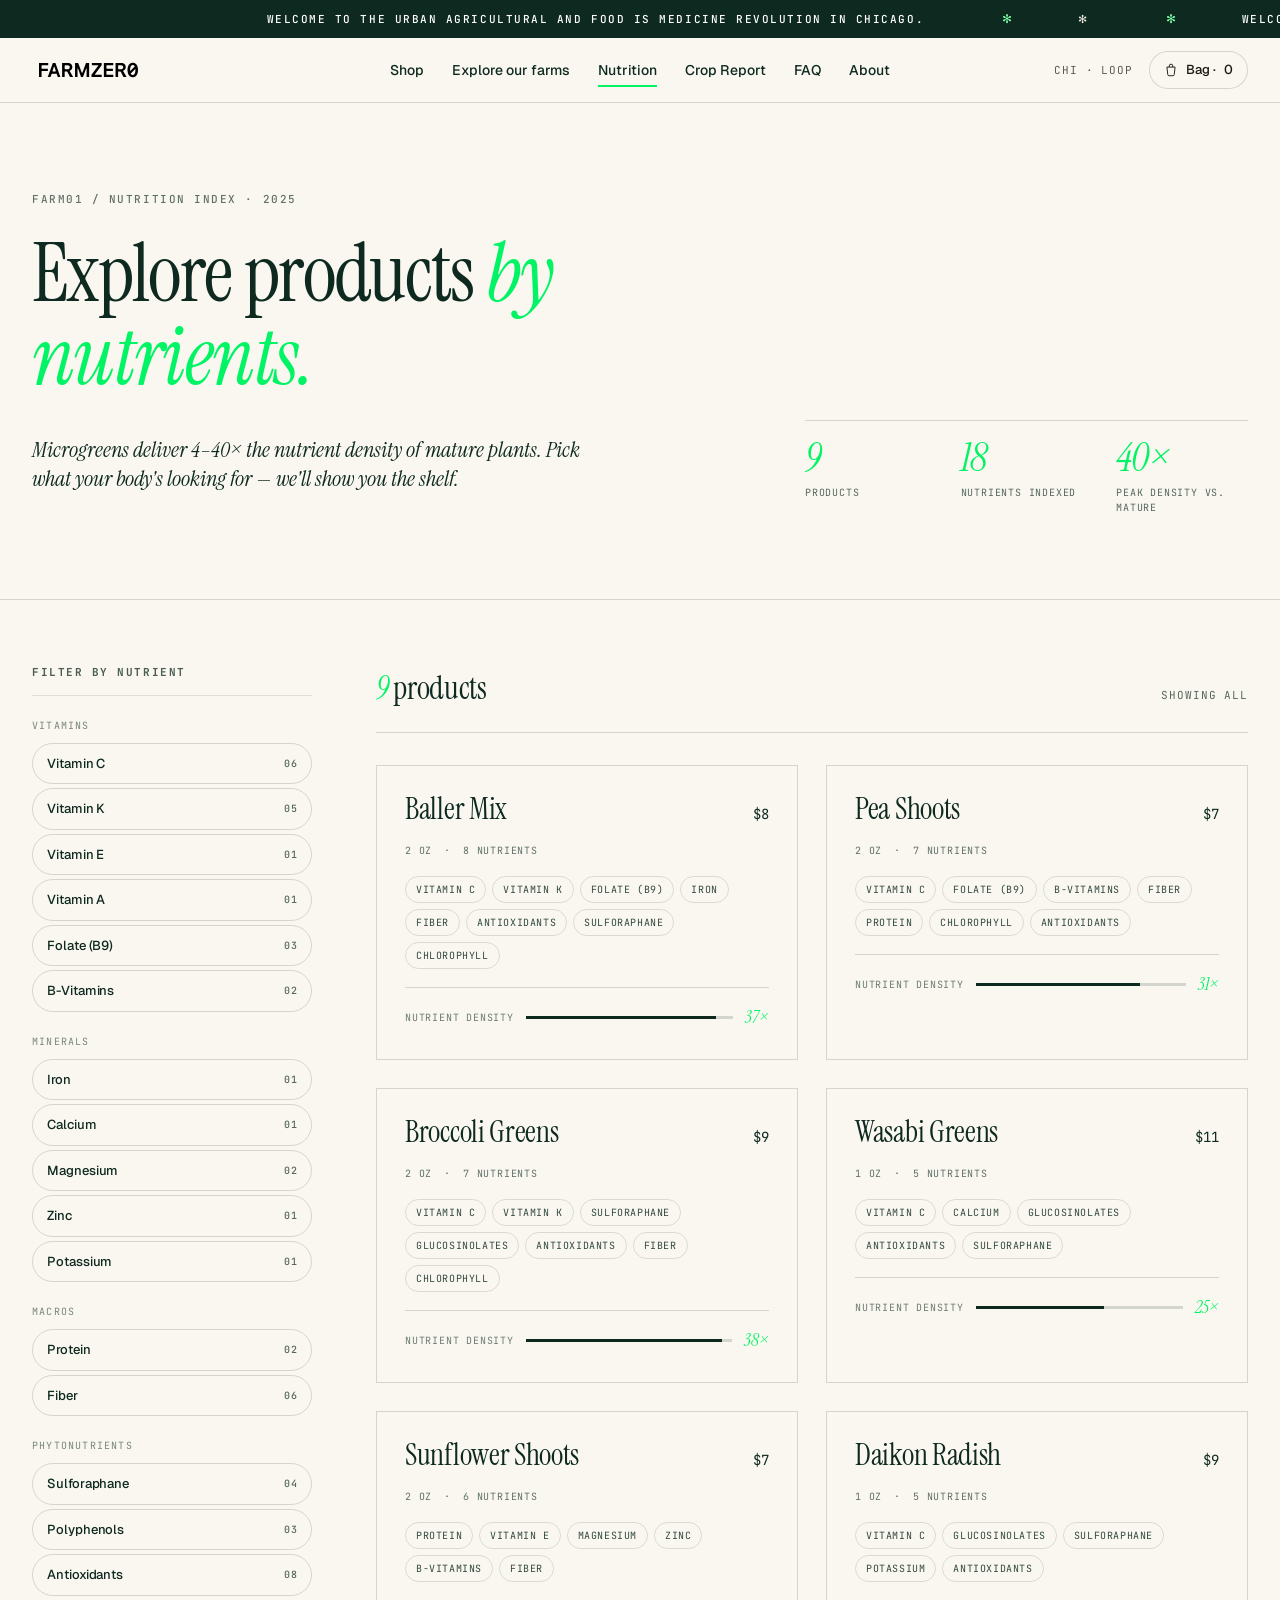
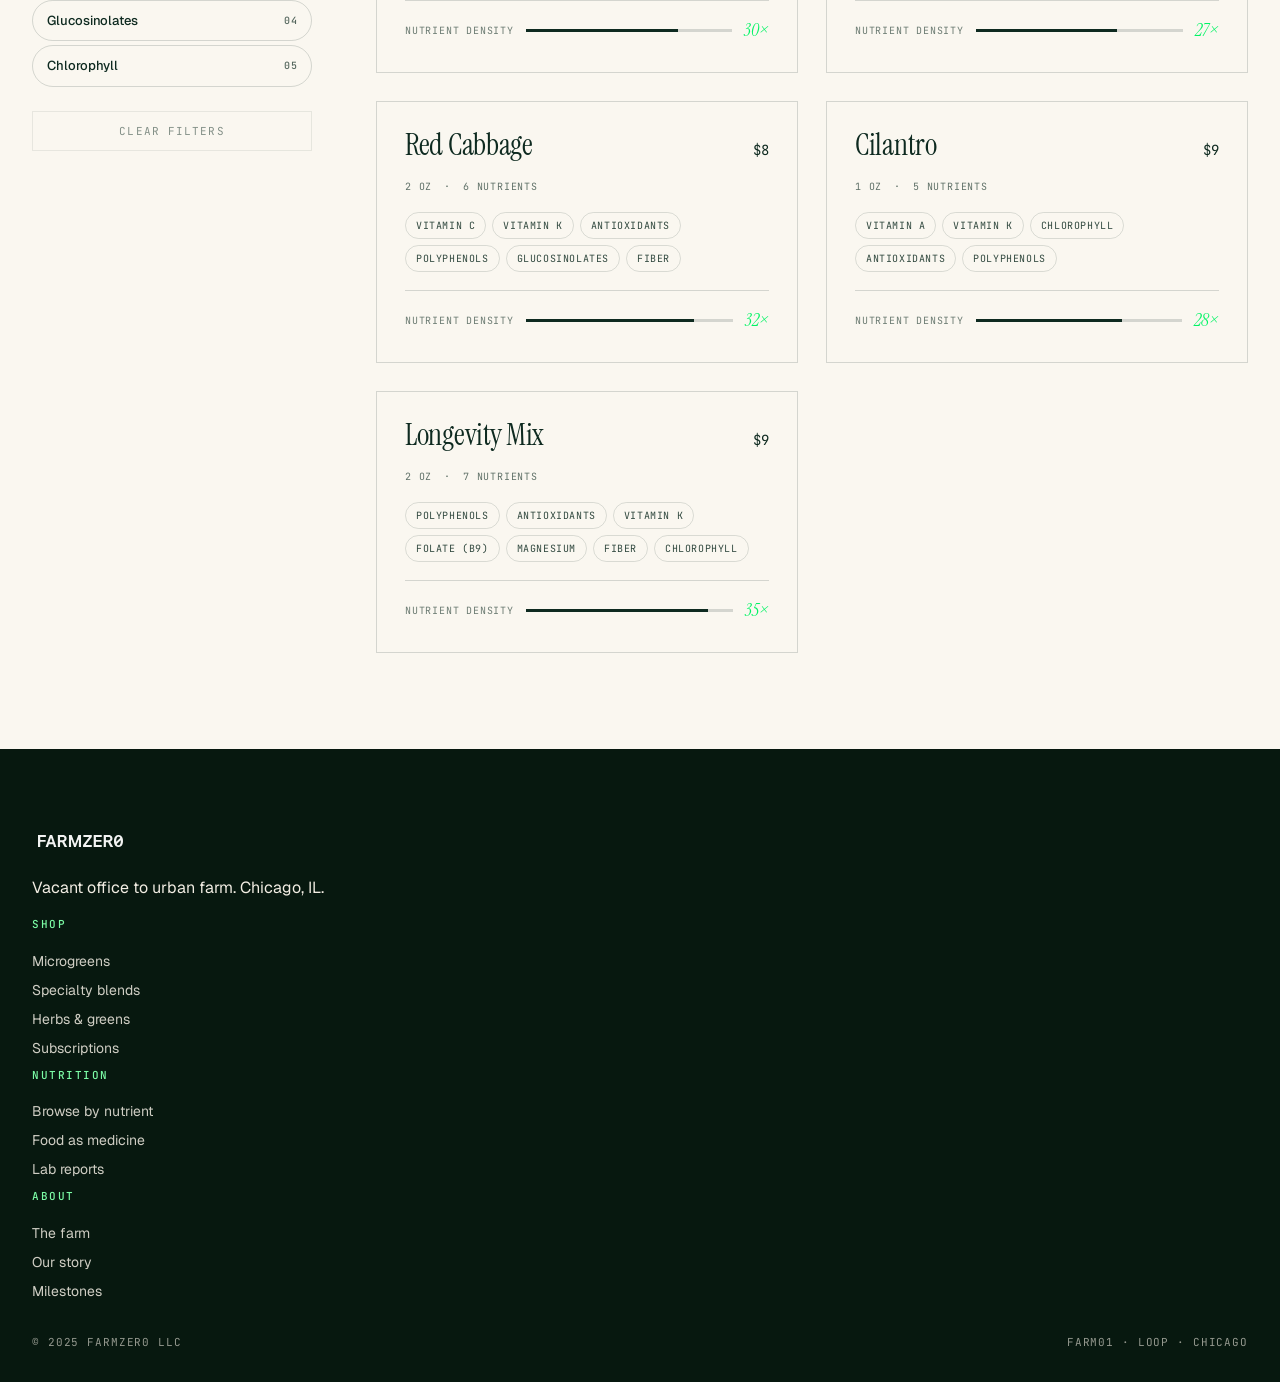
<file: nutrition.html>
<!doctype html>
<html lang="en">
<head>
<meta charset="utf-8" />
<meta name="viewport" content="width=device-width, initial-scale=1" />
<title>Nutrition — FARMZER0</title>
<link rel="preconnect" href="https://fonts.googleapis.com" />
<link rel="preconnect" href="https://fonts.gstatic.com" crossorigin />
<link rel="stylesheet" href="https://fonts.googleapis.com/css2?family=Instrument+Serif:ital@0;1&family=Geist:wght@300;400;500;600;700&family=JetBrains+Mono:wght@400;500&display=swap" />
<link rel="stylesheet" href="styles.css?v=3" />
<script src="img-fallback.js"></script>
<style>
  /* ——— Hero ——— */
  .nutri-hero { padding: 88px 0 56px; border-bottom: 1px solid var(--line); }
  .nutri-hero .eyebrow { font-family: "JetBrains Mono", monospace; font-size: 11px; letter-spacing: 0.14em; text-transform: uppercase; color: var(--forest); opacity: 0.65; margin-bottom: 24px; }
  .nutri-hero h1 {
    font-family: "Instrument Serif", serif;
    font-weight: 400;
    font-size: clamp(48px, 6.4vw, 104px);
    line-height: 1.02;
    letter-spacing: -0.02em;
    color: var(--forest);
    margin: 0;
    max-width: 16ch;
  }
  .nutri-hero h1 em { font-style: italic; color: var(--accent); }
  .nutri-hero .sub {
    margin-top: 36px; max-width: 56ch;
    font-family: "Instrument Serif", serif; font-style: italic;
    font-size: clamp(20px, 1.7vw, 26px); line-height: 1.35; color: var(--forest);
  }
  .nutri-hero .hero-grid { display: grid; grid-template-columns: 1.6fr 1fr; gap: 64px; align-items: end; padding-bottom: 28px; }
  .nutri-hero .meta { display: grid; grid-template-columns: repeat(3, 1fr); gap: 24px; padding-top: 16px; border-top: 1px solid var(--line); }
  .nutri-hero .meta .v { font-family: "Instrument Serif", serif; font-size: 40px; line-height: 1; color: var(--forest); letter-spacing: -0.02em; }
  .nutri-hero .meta .v em { font-style: italic; color: var(--accent); }
  .nutri-hero .meta .l { font-family: "JetBrains Mono", monospace; font-size: 10px; letter-spacing: 0.08em; text-transform: uppercase; color: var(--forest); opacity: 0.7; margin-top: 8px; }
  @media (max-width: 880px) {
    .nutri-hero .hero-grid { grid-template-columns: 1fr; gap: 24px; }
  }

  /* ——— Filter section ——— */
  .filter-section { padding: 64px 0 96px; }
  .filter-layout { display: grid; grid-template-columns: 280px 1fr; gap: 64px; align-items: start; }
  @media (max-width: 960px) { .filter-layout { grid-template-columns: 1fr; gap: 40px; } }

  .nutri-rail h3 {
    font-family: "JetBrains Mono", monospace; font-size: 11px; letter-spacing: 0.14em;
    text-transform: uppercase; color: var(--forest); opacity: 0.75; margin: 0 0 20px;
    padding-bottom: 14px; border-bottom: 1px solid var(--line);
  }
  .nutri-rail .group-title {
    font-family: "JetBrains Mono", monospace; font-size: 10px; letter-spacing: 0.12em;
    text-transform: uppercase; color: var(--forest); opacity: 0.55;
    margin: 22px 0 10px;
  }
  .nutri-chips { display: flex; flex-direction: column; gap: 4px; }
  .nutri-chip {
    display: flex; align-items: center; justify-content: space-between;
    padding: 10px 14px; background: transparent;
    border: 1px solid var(--line); border-radius: 999px;
    font-family: "Geist", sans-serif; font-size: 13px; font-weight: 500;
    color: var(--forest); cursor: pointer; transition: all 180ms ease;
    text-align: left; width: 100%; letter-spacing: -0.005em;
  }
  .nutri-chip:hover { border-color: var(--forest); }
  .nutri-chip.active {
    background: var(--forest); color: var(--cream); border-color: var(--forest);
  }
  .nutri-chip.active .count { color: var(--accent); }
  .nutri-chip .count {
    font-family: "JetBrains Mono", monospace; font-size: 10px;
    opacity: 0.7; letter-spacing: 0.04em;
  }
  .nutri-chip.disabled { opacity: 0.32; cursor: not-allowed; }

  .clear-btn {
    margin-top: 24px; width: 100%; padding: 11px 14px;
    background: transparent; border: 1px solid var(--line);
    font-family: "JetBrains Mono", monospace; font-size: 11px;
    letter-spacing: 0.1em; text-transform: uppercase; color: var(--forest);
    cursor: pointer; transition: all 160ms ease; opacity: 0.5;
  }
  .clear-btn.has-selection { opacity: 1; border-color: var(--forest); }
  .clear-btn:hover.has-selection { background: var(--forest); color: var(--cream); }

  /* ——— Product grid ——— */
  .results-head {
    display: flex; align-items: baseline; justify-content: space-between;
    padding-bottom: 20px; border-bottom: 1px solid var(--line); margin-bottom: 32px;
  }
  .results-head .count-lg {
    font-family: "Instrument Serif", serif; font-size: 32px; color: var(--forest); letter-spacing: -0.01em;
  }
  .results-head .count-lg em { font-style: italic; color: var(--accent); }
  .results-head .active-list {
    font-family: "JetBrains Mono", monospace; font-size: 11px;
    letter-spacing: 0.08em; text-transform: uppercase;
    color: var(--forest); opacity: 0.7; text-align: right; max-width: 60%;
  }

  .nutri-products { display: grid; grid-template-columns: repeat(2, 1fr); gap: 28px; }
  @media (max-width: 720px) { .nutri-products { grid-template-columns: 1fr; } }
  .n-card {
    background: var(--paper); border: 1px solid var(--line);
    padding: 28px; display: flex; flex-direction: column; gap: 18px;
    text-decoration: none; color: var(--forest);
    transition: all 220ms ease;
  }
  .n-card:hover { border-color: var(--forest); transform: translateY(-2px); }
  .n-card .top { display: flex; justify-content: space-between; align-items: baseline; }
  .n-card .name { font-family: "Instrument Serif", serif; font-size: 30px; line-height: 1; letter-spacing: -0.01em; }
  .n-card .price { font-family: "JetBrains Mono", monospace; font-size: 14px; color: var(--forest); }
  .n-card .meta-row {
    display: flex; gap: 12px; font-family: "JetBrains Mono", monospace;
    font-size: 10px; letter-spacing: 0.08em; text-transform: uppercase; color: var(--forest); opacity: 0.65;
  }
  .n-card .nutrients { display: flex; flex-wrap: wrap; gap: 6px; }
  .n-card .nut-tag {
    display: inline-flex; align-items: center; padding: 5px 10px;
    border: 1px solid var(--line); border-radius: 999px;
    font-family: "JetBrains Mono", monospace; font-size: 10px;
    letter-spacing: 0.06em; text-transform: uppercase; color: var(--forest); opacity: 0.85;
    transition: all 180ms ease;
  }
  .n-card .nut-tag.match { background: var(--accent); color: var(--forest); border-color: var(--accent); opacity: 1; font-weight: 600; }
  .n-card .density {
    display: flex; align-items: center; gap: 12px; padding-top: 16px;
    border-top: 1px solid var(--line);
  }
  .n-card .density .label {
    font-family: "JetBrains Mono", monospace; font-size: 10px;
    letter-spacing: 0.08em; text-transform: uppercase; color: var(--forest); opacity: 0.6; flex: none;
  }
  .n-card .bar { flex: 1; height: 3px; background: var(--line); position: relative; }
  .n-card .bar .fill { position: absolute; left: 0; top: 0; height: 100%; background: var(--forest); }
  .n-card .x { font-family: "Instrument Serif", serif; font-style: italic; font-size: 18px; color: var(--forest); }
  .n-card .x em { color: var(--accent); }

  .empty-state {
    padding: 64px 0; text-align: center; border: 1px dashed var(--line);
  }
  .empty-state h3 {
    font-family: "Instrument Serif", serif; font-style: italic; font-size: 32px;
    color: var(--forest); margin: 0 0 8px;
  }
  .empty-state p {
    font-family: "JetBrains Mono", monospace; font-size: 11px;
    letter-spacing: 0.08em; text-transform: uppercase; color: var(--forest); opacity: 0.6;
  }

  /* ——— Nutrient detail panel ——— */
  .nutri-detail {
    margin-top: 48px; padding: 32px; background: var(--paper); border: 1px solid var(--line);
    display: none;
  }
  .nutri-detail.show { display: block; }
  .nutri-detail .lead {
    font-family: "JetBrains Mono", monospace; font-size: 10px;
    letter-spacing: 0.12em; text-transform: uppercase; color: var(--forest); opacity: 0.65; margin-bottom: 12px;
  }
  .nutri-detail h4 {
    font-family: "Instrument Serif", serif; font-weight: 400; font-size: 36px;
    margin: 0 0 16px; color: var(--forest); letter-spacing: -0.01em;
  }
  .nutri-detail h4 em { font-style: italic; color: var(--accent); }
  .nutri-detail p {
    font-family: "Instrument Serif", serif; font-style: italic;
    font-size: 20px; line-height: 1.5; color: var(--forest); margin: 0; max-width: 60ch;
  }
</style>
</head>
<body>

<!-- Live status strip -->
<div class="status-strip" data-screen-label="Status strip">
  <div class="status-strip-inner">
    <div class="status-strip-track">
      <span><b>Welcome to the Urban Agricultural and Food is Medicine Revolution in Chicago.</b></span><span class="sep">✻</span>
      <span><b>Welcome to the Urban Agricultural and Food is Medicine Revolution in Chicago.</b></span><span class="sep">✻</span>
      <span><b>Welcome to the Urban Agricultural and Food is Medicine Revolution in Chicago.</b></span><span class="sep">✻</span>
      <span><b>Welcome to the Urban Agricultural and Food is Medicine Revolution in Chicago.</b></span><span class="sep">✻</span>
    </div>
  </div>
</div>

<!-- Top bar -->
<header class="topbar">
  <div class="wrap topbar-inner">
    <a href="index.html" class="brand"><img class="brand-logo" src="farmzero-logo.svg" alt="FARMZER0" /></a>
    <nav class="nav">
      <a href="index.html#shop">Shop</a>
      <a href="the-farm.html">Explore our farms</a>
      <a href="nutrition.html" class="active">Nutrition</a>
      <a href="crop-report.html">Crop Report</a>
      <a href="faq.html">FAQ</a>
      <a href="about.html">About</a>
    </nav>
    <div class="topbar-right">
      <span class="mono" style="font-size: 11px; letter-spacing: 0.08em; opacity: 0.7;">CHI · LOOP</span>
      <a class="bag" href="#bag">
        <svg width="14" height="14" viewBox="0 0 24 24" fill="none" stroke="currentColor" stroke-width="1.6"><path d="M5 7h14l-1.5 13a2 2 0 0 1-2 1.8h-7a2 2 0 0 1-2-1.8L5 7z"/><path d="M9 7V5a3 3 0 0 1 6 0v2"/></svg>
        Bag · <span id="bag-count">0</span>
      </a>
    </div>
  </div>
</header>

<!-- Hero -->
<section class="nutri-hero" data-screen-label="01 Hero">
  <div class="wrap">
    <div class="eyebrow">FARM01 / NUTRITION INDEX · 2025</div>
    <div class="hero-grid">
      <div>
        <h1>Explore products <em>by nutrients.</em></h1>
        <p class="sub">
          Microgreens deliver 4–40× the nutrient density of mature plants.
          Pick what your body's looking for — we'll show you the shelf.
        </p>
      </div>
      <div class="meta">
        <div><div class="v"><em id="m-products">9</em></div><div class="l">Products</div></div>
        <div><div class="v"><em id="m-nutrients">15</em></div><div class="l">Nutrients indexed</div></div>
        <div><div class="v"><em>40×</em></div><div class="l">Peak density vs. mature</div></div>
      </div>
    </div>
  </div>
</section>

<!-- Filter + Products -->
<section class="filter-section">
  <div class="wrap">
    <div class="filter-layout">

      <aside class="nutri-rail" data-screen-label="02 Nutrient rail">
        <h3>Filter by nutrient</h3>

        <div class="group-title">Vitamins</div>
        <div class="nutri-chips" id="grp-vitamins"></div>

        <div class="group-title">Minerals</div>
        <div class="nutri-chips" id="grp-minerals"></div>

        <div class="group-title">Macros</div>
        <div class="nutri-chips" id="grp-macros"></div>

        <div class="group-title">Phytonutrients</div>
        <div class="nutri-chips" id="grp-phyto"></div>

        <button class="clear-btn" id="clear-btn">Clear filters</button>
      </aside>

      <div class="nutri-results" data-screen-label="03 Results">
        <div class="results-head">
          <div class="count-lg"><em id="count">9</em> products</div>
          <div class="active-list" id="active-list">Showing all</div>
        </div>

        <div class="nutri-detail" id="detail">
          <div class="lead">About this nutrient</div>
          <h4 id="detail-name"></h4>
          <p id="detail-desc"></p>
        </div>

        <div class="nutri-products" id="products"></div>
      </div>

    </div>
  </div>
</section>

<!-- Footer -->
<footer class="footer">
  <div class="wrap footer-inner">
    <div class="footer-brand">
      <div class="brand"><img class="brand-logo" src="farmzero-logo.svg" alt="FARMZER0" /></div>
      <p>Vacant office to urban farm. Chicago, IL.</p>
    </div>
    <div class="footer-cols">
      <div>
        <h4>Shop</h4>
        <ul>
          <li><a href="index.html#shop">Microgreens</a></li>
          <li><a href="index.html#shop">Specialty blends</a></li>
          <li><a href="index.html#shop">Herbs &amp; greens</a></li>
          <li><a href="#">Subscriptions</a></li>
        </ul>
      </div>
      <div>
        <h4>Nutrition</h4>
        <ul>
          <li><a href="nutrition.html">Browse by nutrient</a></li>
          <li><a href="#">Food as medicine</a></li>
          <li><a href="#">Lab reports</a></li>
        </ul>
      </div>
      <div>
        <h4>About</h4>
        <ul>
          <li><a href="the-farm.html">The farm</a></li>
          <li><a href="about.html">Our story</a></li>
          <li><a href="about.html#timeline">Milestones</a></li>
        </ul>
      </div>
    </div>
    <div class="footer-bottom">
      <span class="mono">© 2025 FARMZER0 LLC</span>
      <span class="mono">FARM01 · LOOP · CHICAGO</span>
    </div>
  </div>
</footer>

<script>
/* ——— Data ——— */
const NUTRIENTS = [
  // group, key, label, desc
  { g: "vitamins", k: "vitC",   label: "Vitamin C",   desc: "Antioxidant. Collagen synthesis, immune defense, iron absorption." },
  { g: "vitamins", k: "vitK",   label: "Vitamin K",   desc: "Clotting and bone metabolism. Microgreens are among the densest sources." },
  { g: "vitamins", k: "vitE",   label: "Vitamin E",   desc: "Fat-soluble antioxidant. Protects cell membranes, skin and nerve tissue." },
  { g: "vitamins", k: "vitA",   label: "Vitamin A",   desc: "Vision, immune function, skin. From beta-carotene in dark greens." },
  { g: "vitamins", k: "folate", label: "Folate (B9)", desc: "DNA synthesis and cell division. Critical pre- and during pregnancy." },
  { g: "vitamins", k: "b6",     label: "B-Vitamins",  desc: "B1, B2, B6 — energy metabolism, neurotransmitter production." },

  { g: "minerals", k: "iron",   label: "Iron",        desc: "Oxygen transport in blood. Pairs with vitamin C for absorption." },
  { g: "minerals", k: "calcium",label: "Calcium",     desc: "Bone density, muscle contraction, nerve signaling." },
  { g: "minerals", k: "mg",     label: "Magnesium",   desc: "300+ enzyme reactions. Sleep, mood, muscle recovery." },
  { g: "minerals", k: "zinc",   label: "Zinc",        desc: "Immune function, wound healing, taste and smell." },
  { g: "minerals", k: "potass", label: "Potassium",   desc: "Blood pressure regulation. Counters sodium." },

  { g: "macros", k: "protein", label: "Protein",     desc: "Plant protein with complete amino acid profile in some varieties." },
  { g: "macros", k: "fiber",   label: "Fiber",       desc: "Gut health, blood-sugar steadiness, satiety." },

  { g: "phyto", k: "sulforaphane", label: "Sulforaphane",  desc: "Found at 50–100× the levels of mature broccoli. Activates Nrf2 detox pathway." },
  { g: "phyto", k: "polyphenols",  label: "Polyphenols",   desc: "Plant defense compounds. Anti-inflammatory; feed gut microbiome." },
  { g: "phyto", k: "antiox",       label: "Antioxidants",  desc: "Neutralize free radicals. Microgreens score 4–40× higher than mature plants." },
  { g: "phyto", k: "glucos",       label: "Glucosinolates",desc: "Sulfur compounds in brassicas. Precursor to sulforaphane and isothiocyanates." },
  { g: "phyto", k: "chloro",       label: "Chlorophyll",   desc: "Binds toxins. Blood-builder. Highest in young, just-harvested greens." },
];

const PRODUCTS = [
  { name: "Baller Mix",       size: "2 oz", price: "$8",  density: 0.92,
    link: "baller-mix.html",
    nuts: ["vitC","vitK","folate","iron","fiber","antiox","sulforaphane","chloro"] },
  { name: "Pea Shoots",       size: "2 oz", price: "$7",  density: 0.78,
    link: "#",
    nuts: ["vitC","folate","b6","fiber","protein","chloro","antiox"] },
  { name: "Broccoli Greens",  size: "2 oz", price: "$9",  density: 0.95,
    link: "#",
    nuts: ["vitC","vitK","sulforaphane","glucos","antiox","fiber","chloro"] },
  { name: "Wasabi Greens",    size: "1 oz", price: "$11", density: 0.62,
    link: "#",
    nuts: ["vitC","calcium","glucos","antiox","sulforaphane"] },
  { name: "Sunflower Shoots", size: "2 oz", price: "$7",  density: 0.74,
    link: "#",
    nuts: ["protein","vitE","mg","zinc","b6","fiber"] },
  { name: "Daikon Radish",    size: "1 oz", price: "$9",  density: 0.68,
    link: "#",
    nuts: ["vitC","glucos","sulforaphane","potass","antiox"] },
  { name: "Red Cabbage",      size: "2 oz", price: "$8",  density: 0.81,
    link: "#",
    nuts: ["vitC","vitK","antiox","polyphenols","glucos","fiber"] },
  { name: "Cilantro",         size: "1 oz", price: "$9",  density: 0.71,
    link: "#",
    nuts: ["vitA","vitK","chloro","antiox","polyphenols"] },
  { name: "Longevity Mix",    size: "2 oz", price: "$9",  density: 0.88,
    link: "#",
    nuts: ["polyphenols","antiox","vitK","folate","mg","fiber","chloro"] },
];

/* ——— State ——— */
const selected = new Set();

/* ——— Render rails ——— */
function nutrientCount(k) { return PRODUCTS.filter(p => p.nuts.includes(k)).length; }

function renderRails() {
  const groups = { vitamins: [], minerals: [], macros: [], phyto: [] };
  NUTRIENTS.forEach(n => groups[n.g].push(n));
  const map = { vitamins: "grp-vitamins", minerals: "grp-minerals", macros: "grp-macros", phyto: "grp-phyto" };
  Object.entries(groups).forEach(([g, list]) => {
    document.getElementById(map[g]).innerHTML = list.map(n =>
      `<button class="nutri-chip" data-k="${n.k}">
         <span>${n.label}</span>
         <span class="count">${nutrientCount(n.k).toString().padStart(2,"0")}</span>
       </button>`
    ).join("");
  });
  document.querySelectorAll(".nutri-chip").forEach(btn => {
    btn.addEventListener("click", () => toggle(btn.dataset.k));
  });
}

/* ——— Filter ——— */
function matchedProducts() {
  if (selected.size === 0) return PRODUCTS;
  return PRODUCTS.filter(p => [...selected].every(k => p.nuts.includes(k)));
}

function toggle(k) {
  if (selected.has(k)) selected.delete(k);
  else selected.add(k);
  render();
}

function clearAll() {
  selected.clear();
  render();
}

/* ——— Render products ——— */
function nutLabel(k) { return (NUTRIENTS.find(n => n.k === k) || {}).label || k; }

function render() {
  // chips
  document.querySelectorAll(".nutri-chip").forEach(btn => {
    const k = btn.dataset.k;
    btn.classList.toggle("active", selected.has(k));
  });
  // clear button
  const clr = document.getElementById("clear-btn");
  clr.classList.toggle("has-selection", selected.size > 0);
  clr.textContent = selected.size > 0 ? `Clear (${selected.size})` : "Clear filters";

  // results
  const matched = matchedProducts();
  document.getElementById("count").textContent = matched.length;
  const head = document.getElementById("active-list");
  head.textContent = selected.size === 0
    ? "Showing all"
    : "Matching · " + [...selected].map(nutLabel).join(" + ");

  // detail (single selection only)
  const detail = document.getElementById("detail");
  if (selected.size === 1) {
    const n = NUTRIENTS.find(x => x.k === [...selected][0]);
    document.getElementById("detail-name").innerHTML = `${n.label}<em>.</em>`;
    document.getElementById("detail-desc").textContent = n.desc;
    detail.classList.add("show");
  } else {
    detail.classList.remove("show");
  }

  // products
  const grid = document.getElementById("products");
  if (matched.length === 0) {
    grid.innerHTML = '';
    grid.insertAdjacentHTML('beforebegin',
      `<div class="empty-state" id="empty">
         <h3>No matches.</h3>
         <p>Try removing a filter</p>
       </div>`
    );
    const existing = document.getElementById("empty");
    if (existing && existing !== grid.previousElementSibling) {
      existing.remove();
    }
  } else {
    const e = document.getElementById("empty"); if (e) e.remove();
    grid.innerHTML = matched.map(p => `
      <a class="n-card" href="${p.link}">
        <div class="top">
          <div class="name">${p.name}</div>
          <div class="price">${p.price}</div>
        </div>
        <div class="meta-row">
          <span>${p.size}</span><span>·</span>
          <span>${p.nuts.length} nutrients</span>
        </div>
        <div class="nutrients">
          ${p.nuts.map(k =>
            `<span class="nut-tag ${selected.has(k) ? "match" : ""}">${nutLabel(k)}</span>`
          ).join("")}
        </div>
        <div class="density">
          <span class="label">Nutrient density</span>
          <span class="bar"><span class="fill" style="width:${Math.round(p.density*100)}%"></span></span>
          <span class="x"><em>${(p.density*40).toFixed(0)}×</em></span>
        </div>
      </a>
    `).join("");
  }
}

document.getElementById("clear-btn").addEventListener("click", clearAll);
renderRails();
render();

// hero stats
document.getElementById("m-products").textContent = PRODUCTS.length;
document.getElementById("m-nutrients").textContent = NUTRIENTS.length;
</script>

</body>
</html>
</file>
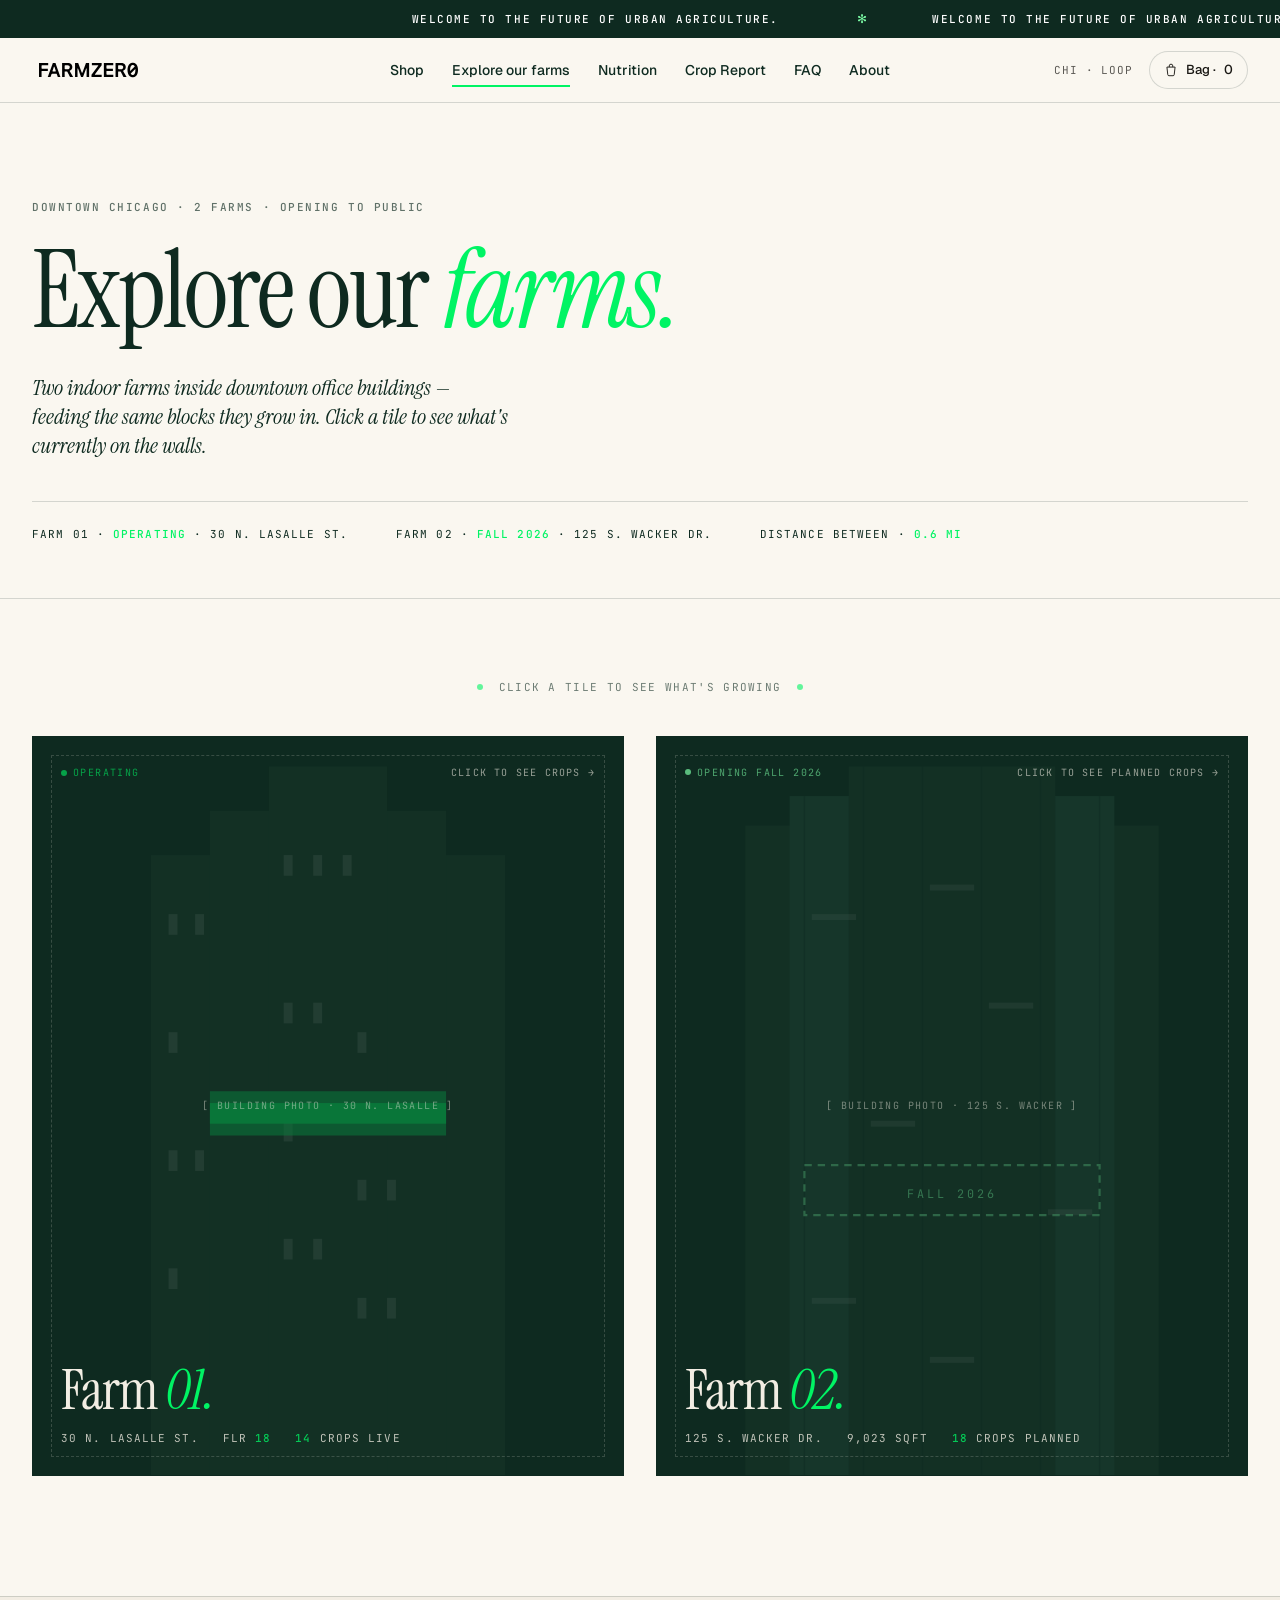
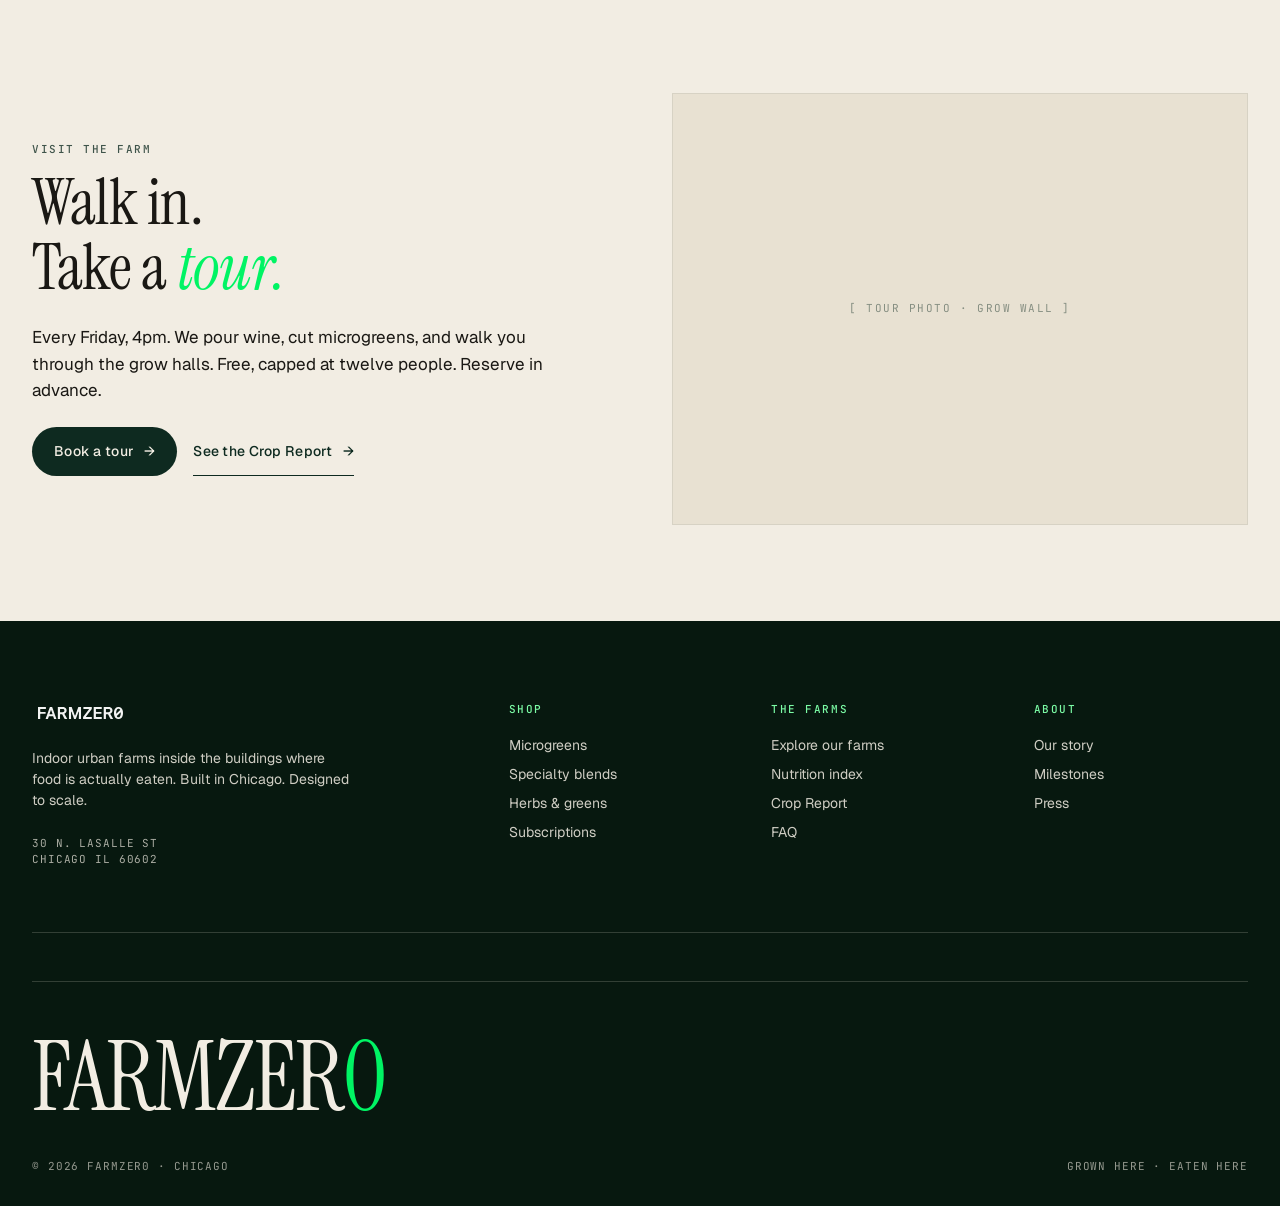
<file: the-farm.html>
<!doctype html>
<html lang="en">
<head>
<meta charset="utf-8" />
<meta name="viewport" content="width=device-width, initial-scale=1" />
<title>Explore our farms — FARMZER0</title>
<link rel="preconnect" href="https://fonts.googleapis.com" />
<link rel="preconnect" href="https://fonts.gstatic.com" crossorigin />
<link rel="stylesheet" href="https://fonts.googleapis.com/css2?family=Instrument+Serif:ital@0;1&family=Geist:wght@300;400;500;600;700&family=JetBrains+Mono:wght@400;500&display=swap" />
<link rel="stylesheet" href="styles.css?v=3" />
<script src="img-fallback.js"></script>
<style>
  /* ——— Page hero ——— */
  .farms-hero { padding: 96px 0 56px; border-bottom: 1px solid var(--line); }
  .farms-hero .eyebrow {
    font-family: "JetBrains Mono", monospace; font-size: 11px; letter-spacing: 0.14em;
    text-transform: uppercase; color: var(--forest); opacity: 0.65; margin-bottom: 24px;
  }
  .farms-hero h1 {
    font-family: "Instrument Serif", serif; font-weight: 400;
    font-size: clamp(56px, 8.4vw, 144px);
    line-height: 0.94; letter-spacing: -0.025em;
    color: var(--forest); margin: 0; max-width: 16ch;
  }
  .farms-hero h1 em { font-style: italic; color: var(--accent); }
  .farms-hero .sub {
    margin-top: 32px;
    font-family: "Instrument Serif", serif; font-style: italic;
    font-size: clamp(20px, 1.7vw, 26px); line-height: 1.35;
    color: var(--forest); max-width: 48ch;
  }
  .farms-hero .meta-row {
    display: flex; gap: 48px; flex-wrap: wrap; margin-top: 40px;
    padding-top: 24px; border-top: 1px solid var(--line);
    font-family: "JetBrains Mono", monospace; font-size: 11px;
    letter-spacing: 0.1em; text-transform: uppercase; color: var(--forest);
  }
  .farms-hero .meta-row b { color: var(--accent); font-weight: 500; }

  /* ——— Farm tile grid ——— */
  .farm-tiles {
    padding: 80px 0 120px;
  }
  .tile-instructions {
    display: flex; gap: 16px; align-items: center; justify-content: center;
    margin-bottom: 40px;
    font-family: "JetBrains Mono", monospace; font-size: 11px;
    letter-spacing: 0.12em; text-transform: uppercase; color: var(--forest); opacity: 0.6;
  }
  .tile-instructions .dot { width: 6px; height: 6px; border-radius: 50%; background: var(--accent); }

  .tile-grid {
    display: grid; grid-template-columns: 1fr 1fr; gap: 32px;
  }
  @media (max-width: 880px) { .tile-grid { grid-template-columns: 1fr; } }

  /* Each tile is a 3D card that flips on click */
  .farm-tile {
    perspective: 1600px;
    cursor: pointer;
    aspect-ratio: 4/5;
  }
  .farm-tile-inner {
    position: relative;
    width: 100%; height: 100%;
    transform-style: preserve-3d;
    transition: transform 900ms cubic-bezier(0.22, 1, 0.36, 1);
  }
  .farm-tile.flipped .farm-tile-inner { transform: rotateY(180deg); }

  .farm-face {
    position: absolute; inset: 0;
    backface-visibility: hidden;
    -webkit-backface-visibility: hidden;
    overflow: hidden;
  }

  /* Front face: exterior building (placeholder) */
  .face-front {
    background: var(--forest);
    color: var(--cream);
    display: flex; flex-direction: column; justify-content: space-between;
    padding: 28px;
    border: 1px solid var(--line);
  }
  .face-front .top { display: flex; justify-content: space-between; align-items: flex-start; gap: 16px; }
  .face-front .badge {
    font-family: "JetBrains Mono", monospace; font-size: 10px;
    letter-spacing: 0.14em; text-transform: uppercase;
    color: var(--accent); display: inline-flex; align-items: center; gap: 6px;
  }
  .face-front .badge.future { color: var(--gold-soft); }
  .face-front .badge .pulse {
    width: 6px; height: 6px; border-radius: 50%; background: var(--accent);
    animation: pulse-soft 1.8s infinite ease-in-out;
  }
  .face-front .badge.future .pulse { background: var(--gold-soft); animation: none; opacity: 0.7; }
  @keyframes pulse-soft {
    0%, 100% { opacity: 0.6; transform: scale(0.85); }
    50% { opacity: 1; transform: scale(1.1); }
  }
  .face-front .flip-hint {
    font-family: "JetBrains Mono", monospace; font-size: 10px;
    letter-spacing: 0.12em; text-transform: uppercase; opacity: 0.6;
  }

  /* Placeholder building illustration (SVG) sits behind the text */
  .face-front .bg-art {
    position: absolute; inset: 0; z-index: 0;
    opacity: 0.4;
  }
  .face-front .bg-art svg { width: 100%; height: 100%; display: block; }

  .face-front .content {
    position: relative; z-index: 1;
  }
  .face-front h2 {
    font-family: "Instrument Serif", serif; font-weight: 400;
    font-size: clamp(40px, 4.4vw, 64px); line-height: 1;
    letter-spacing: -0.02em; margin: 0 0 12px;
  }
  .face-front h2 em { font-style: italic; color: var(--accent); }
  .face-front .farm-meta {
    display: flex; gap: 24px; flex-wrap: wrap;
    font-family: "JetBrains Mono", monospace; font-size: 11px;
    letter-spacing: 0.1em; text-transform: uppercase;
    color: var(--cream); opacity: 0.78;
  }
  .face-front .farm-meta b { color: var(--accent); font-weight: 500; }

  .face-front .photo-placeholder {
    position: absolute; inset: 0;
    display: flex; align-items: center; justify-content: center;
    border: 1px dashed rgba(242,237,227,0.18); margin: 18px;
    font-family: "JetBrains Mono", monospace; font-size: 10px;
    letter-spacing: 0.14em; color: rgba(242,237,227,0.45);
    text-transform: uppercase;
  }

  /* Back face: list of crops */
  .face-back {
    background: var(--paper);
    color: var(--forest);
    transform: rotateY(180deg);
    padding: 28px;
    border: 1px solid var(--line);
    display: flex; flex-direction: column;
    overflow-y: auto;
  }
  .face-back .back-head {
    display: flex; justify-content: space-between; align-items: baseline;
    padding-bottom: 14px; border-bottom: 1px solid var(--line); margin-bottom: 18px;
  }
  .face-back .back-head h3 {
    font-family: "Instrument Serif", serif; font-weight: 400;
    font-size: 28px; line-height: 1; letter-spacing: -0.01em; margin: 0;
  }
  .face-back .back-head h3 em { font-style: italic; color: var(--accent); }
  .face-back .back-head .flip-back {
    font-family: "JetBrains Mono", monospace; font-size: 10px;
    letter-spacing: 0.12em; text-transform: uppercase; color: var(--forest); opacity: 0.55;
  }
  .face-back .grow-title {
    font-family: "JetBrains Mono", monospace; font-size: 10px;
    letter-spacing: 0.12em; text-transform: uppercase; color: var(--accent);
    margin: 6px 0 10px;
  }
  .face-back ul {
    list-style: none; padding: 0; margin: 0 0 14px;
    columns: 2; column-gap: 24px;
  }
  .face-back ul li {
    font-family: "Instrument Serif", serif; font-size: 17px;
    line-height: 1.4; color: var(--forest);
    padding: 4px 0;
    break-inside: avoid;
    display: flex; justify-content: space-between; align-items: baseline;
    gap: 8px;
  }
  .face-back ul li .qty {
    font-family: "JetBrains Mono", monospace; font-size: 10px;
    letter-spacing: 0.08em; color: var(--forest); opacity: 0.55;
  }
  .face-back .footer-row {
    margin-top: auto; padding-top: 16px; border-top: 1px solid var(--line);
    display: flex; gap: 16px; justify-content: space-between; align-items: baseline;
    font-family: "JetBrains Mono", monospace; font-size: 10px;
    letter-spacing: 0.1em; text-transform: uppercase; color: var(--forest); opacity: 0.7;
  }
  .face-back .footer-row .total { color: var(--accent); font-weight: 500; }
  @media (max-width: 600px) {
    .face-back ul { columns: 1; }
  }

  /* Closing strip */
  .farms-cta {
    background: var(--cream); padding: 96px 0; border-top: 1px solid var(--line);
  }
  .farms-cta .grid {
    display: grid; grid-template-columns: 1fr 1fr; gap: 64px; align-items: center;
  }
  .farms-cta h2 {
    font-family: "Instrument Serif", serif; font-weight: 400;
    font-size: clamp(40px, 5vw, 72px); line-height: 1.02;
    letter-spacing: -0.012em; margin: 12px 0 24px;
  }
  .farms-cta h2 em { font-style: italic; color: var(--accent); }
  .farms-cta p { font-size: 17px; line-height: 1.55; color: var(--charcoal); max-width: 50ch; margin: 0 0 24px; }
  @media (max-width: 880px) { .farms-cta .grid { grid-template-columns: 1fr; gap: 32px; } }

</style>
</head>
<body>

<!-- Status strip marquee -->
<div class="status-strip" data-screen-label="Status strip">
  <div class="status-strip-inner">
    <div class="status-strip-track">
      <span><b>Welcome to the Future of Urban Agriculture.</b></span>
      <span><b>Welcome to the Future of Urban Agriculture.</b></span>
      <span><b>Welcome to the Future of Urban Agriculture.</b></span>
      <span><b>Welcome to the Future of Urban Agriculture.</b></span>
    </div>
  </div>
</div>

<!-- Top bar -->
<header class="topbar">
  <div class="wrap topbar-inner">
    <a href="index.html" class="brand"><img class="brand-logo" src="farmzero-logo.svg" alt="FARMZER0" /></a>
    <nav class="nav">
      <a href="index.html#shop">Shop</a>
      <a href="the-farm.html" class="active">Explore our farms</a>
      <a href="nutrition.html">Nutrition</a>
      <a href="crop-report.html">Crop Report</a>
      <a href="faq.html">FAQ</a>
      <a href="about.html">About</a>
    </nav>
    <div class="topbar-right">
      <span class="mono" style="font-size: 11px; letter-spacing: 0.08em; opacity: 0.7;">CHI · LOOP</span>
      <a class="bag" href="#bag">
        <svg width="14" height="14" viewBox="0 0 24 24" fill="none" stroke="currentColor" stroke-width="1.6"><path d="M5 7h14l-1.5 13a2 2 0 0 1-2 1.8h-7a2 2 0 0 1-2-1.8L5 7z"/><path d="M9 7V5a3 3 0 0 1 6 0v2"/></svg>
        Bag · <span id="bag-count">0</span>
      </a>
    </div>
  </div>
</header>

<!-- Hero -->
<section class="farms-hero" data-screen-label="01 Hero">
  <div class="wrap">
    <div class="eyebrow">DOWNTOWN CHICAGO · 2 FARMS · OPENING TO PUBLIC</div>
    <h1>Explore our <em>farms.</em></h1>
    <p class="sub">
      Two indoor farms inside downtown office buildings — feeding the same blocks
      they grow in. Click a tile to see what's currently on the walls.
    </p>
    <div class="meta-row">
      <span>FARM 01 · <b>OPERATING</b> · 30 N. LaSalle St.</span>
      <span>FARM 02 · <b>FALL 2026</b> · 125 S. Wacker Dr.</span>
      <span>Distance between · <b>0.6 mi</b></span>
    </div>
  </div>
</section>

<!-- Farm tiles -->
<section class="farm-tiles" data-screen-label="02 Tiles">
  <div class="wrap">
    <div class="tile-instructions"><span class="dot"></span>Click a tile to see what's growing<span class="dot"></span></div>

    <div class="tile-grid">

      <!-- Farm 01 -->
      <div class="farm-tile" data-screen-label="Farm 01 tile" tabindex="0" role="button" aria-label="Farm 01 · 30 N. LaSalle Street">
        <div class="farm-tile-inner">
          <div class="farm-face face-front">
            <div class="bg-art">
              <!-- Stylized office tower -->
              <svg viewBox="0 0 400 500" preserveAspectRatio="xMidYMid slice" xmlns="http://www.w3.org/2000/svg">
                <rect width="400" height="500" fill="#0E2A20"/>
                <!-- Tower silhouette -->
                <rect x="80" y="80" width="240" height="420" fill="#1B3A2C"/>
                <rect x="120" y="50" width="160" height="450" fill="#1B3A2C"/>
                <rect x="160" y="20" width="80" height="480" fill="#1B3A2C"/>
                <!-- Windows grid -->
                <g fill="#0E2A20">
                  ${'<g></g>'}
                </g>
                <!-- Lit windows -->
                <g fill="#F2EDE3" opacity="0.18">
                  <rect x="92" y="120" width="6" height="14"/><rect x="110" y="120" width="6" height="14"/>
                  <rect x="170" y="80" width="6" height="14"/><rect x="190" y="80" width="6" height="14"/><rect x="210" y="80" width="6" height="14"/>
                  <rect x="92" y="200" width="6" height="14"/><rect x="220" y="200" width="6" height="14"/>
                  <rect x="170" y="180" width="6" height="14"/><rect x="190" y="180" width="6" height="14"/>
                  <rect x="92" y="280" width="6" height="14"/><rect x="110" y="280" width="6" height="14"/>
                  <rect x="220" y="300" width="6" height="14"/><rect x="240" y="300" width="6" height="14"/>
                  <rect x="170" y="260" width="6" height="14"/>
                  <rect x="92" y="360" width="6" height="14"/>
                  <rect x="220" y="380" width="6" height="14"/><rect x="240" y="380" width="6" height="14"/>
                  <rect x="170" y="340" width="6" height="14"/><rect x="190" y="340" width="6" height="14"/>
                </g>
                <!-- Grow floor — distinct accent line -->
                <rect x="120" y="240" width="160" height="30" fill="#00F464" opacity="0.55"/>
                <rect x="120" y="248" width="160" height="14" fill="#00F464" opacity="0.85"/>
              </svg>
            </div>
            <div class="top">
              <span class="badge"><span class="pulse"></span>OPERATING</span>
              <span class="flip-hint">Click to see crops →</span>
            </div>
            <div class="photo-placeholder">[ Building photo · 30 N. LaSalle ]</div>
            <div class="content">
              <h2>Farm <em>01.</em></h2>
              <div class="farm-meta">
                <span>30 N. LaSalle St.</span>
                <span>FLR <b>18</b></span>
                <span><b>14</b> CROPS LIVE</span>
              </div>
            </div>
          </div>

          <div class="farm-face face-back">
            <div class="back-head">
              <h3>Farm 01 · <em>growing now</em></h3>
              <span class="flip-back">← back</span>
            </div>
            <div class="grow-title">Microgreens · this week</div>
            <ul>
              <li><span>Pea Shoots</span><span class="qty">12 trays</span></li>
              <li><span>Sunflower</span><span class="qty">10 trays</span></li>
              <li><span>Broccoli Greens</span><span class="qty">14 trays</span></li>
              <li><span>Baller Mix</span><span class="qty">8 trays</span></li>
              <li><span>Wasabi Greens</span><span class="qty">4 trays</span></li>
              <li><span>Daikon Radish</span><span class="qty">6 trays</span></li>
              <li><span>Red Cabbage</span><span class="qty">5 trays</span></li>
              <li><span>Longevity Mix</span><span class="qty">7 trays</span></li>
            </ul>
            <div class="grow-title">Herbs &amp; greens</div>
            <ul>
              <li><span>Basil</span><span class="qty">6 trays</span></li>
              <li><span>Cilantro</span><span class="qty">4 trays</span></li>
              <li><span>Arugula</span><span class="qty">5 trays</span></li>
              <li><span>Mustard</span><span class="qty">3 trays</span></li>
            </ul>
            <div class="grow-title">Edible flowers</div>
            <ul>
              <li><span>Nasturtium</span><span class="qty">2 trays</span></li>
              <li><span>Marigold</span><span class="qty">1 tray</span></li>
            </ul>
            <div class="footer-row">
              <span>NEXT HARVEST · TUE 6 AM</span>
              <span class="total">14 ACTIVE CROPS</span>
            </div>
          </div>
        </div>
      </div>

      <!-- Farm 02 -->
      <div class="farm-tile" data-screen-label="Farm 02 tile" tabindex="0" role="button" aria-label="Farm 02 · 125 S. Wacker Drive · Opening Fall 2026">
        <div class="farm-tile-inner">
          <div class="farm-face face-front">
            <div class="bg-art">
              <!-- Stylized office tower 2 (wider, glass) -->
              <svg viewBox="0 0 400 500" preserveAspectRatio="xMidYMid slice" xmlns="http://www.w3.org/2000/svg">
                <rect width="400" height="500" fill="#0E2A20"/>
                <rect x="60" y="60" width="280" height="440" fill="#1B3A2C"/>
                <rect x="90" y="40" width="220" height="460" fill="#22483A"/>
                <rect x="130" y="20" width="140" height="480" fill="#1B3A2C"/>
                <!-- Vertical glass mullions -->
                <g stroke="#0E2A20" stroke-width="1" opacity="0.4">
                  <line x1="100" y1="40" x2="100" y2="500"/>
                  <line x1="140" y1="20" x2="140" y2="500"/>
                  <line x1="180" y1="20" x2="180" y2="500"/>
                  <line x1="220" y1="20" x2="220" y2="500"/>
                  <line x1="260" y1="20" x2="260" y2="500"/>
                  <line x1="300" y1="40" x2="300" y2="500"/>
                </g>
                <!-- Lit windows (sparser — under construction) -->
                <g fill="#F2EDE3" opacity="0.14">
                  <rect x="105" y="120" width="30" height="4"/>
                  <rect x="185" y="100" width="30" height="4"/>
                  <rect x="225" y="180" width="30" height="4"/>
                  <rect x="145" y="260" width="30" height="4"/>
                  <rect x="265" y="320" width="30" height="4"/>
                  <rect x="105" y="380" width="30" height="4"/>
                  <rect x="185" y="420" width="30" height="4"/>
                </g>
                <!-- Coming-soon dashed grow floor -->
                <rect x="100" y="290" width="200" height="34" fill="none" stroke="#7BFBA5" stroke-width="1.5" stroke-dasharray="5 4" opacity="0.7"/>
                <text x="200" y="312" text-anchor="middle" font-family="JetBrains Mono, monospace" font-size="8" letter-spacing="2" fill="#7BFBA5" opacity="0.9">FALL 2026</text>
              </svg>
            </div>
            <div class="top">
              <span class="badge future"><span class="pulse"></span>OPENING FALL 2026</span>
              <span class="flip-hint">Click to see planned crops →</span>
            </div>
            <div class="photo-placeholder">[ Building photo · 125 S. Wacker ]</div>
            <div class="content">
              <h2>Farm <em>02.</em></h2>
              <div class="farm-meta">
                <span>125 S. Wacker Dr.</span>
                <span>9,023 SQFT</span>
                <span><b>18</b> CROPS PLANNED</span>
              </div>
            </div>
          </div>

          <div class="farm-face face-back">
            <div class="back-head">
              <h3>Farm 02 · <em>opening fall 2026</em></h3>
              <span class="flip-back">← back</span>
            </div>
            <div class="grow-title">Microgreens · launch slate</div>
            <ul>
              <li><span>Pea Shoots</span><span class="qty">planned</span></li>
              <li><span>Sunflower</span><span class="qty">planned</span></li>
              <li><span>Broccoli Greens</span><span class="qty">planned</span></li>
              <li><span>Baller Mix</span><span class="qty">planned</span></li>
              <li><span>Wasabi Greens</span><span class="qty">planned</span></li>
              <li><span>Daikon Radish</span><span class="qty">planned</span></li>
              <li><span>Red Cabbage</span><span class="qty">planned</span></li>
              <li><span>Longevity Mix</span><span class="qty">planned</span></li>
              <li><span>Pak Choi</span><span class="qty">new</span></li>
              <li><span>Mustard Frill</span><span class="qty">new</span></li>
            </ul>
            <div class="grow-title">Herbs &amp; leafy greens</div>
            <ul>
              <li><span>Genovese Basil</span><span class="qty">planned</span></li>
              <li><span>Thai Basil</span><span class="qty">new</span></li>
              <li><span>Cilantro</span><span class="qty">planned</span></li>
              <li><span>Arugula</span><span class="qty">planned</span></li>
              <li><span>Baby Kale</span><span class="qty">new</span></li>
              <li><span>Little Gem</span><span class="qty">new</span></li>
            </ul>
            <div class="grow-title">Edible flowers</div>
            <ul>
              <li><span>Nasturtium</span><span class="qty">planned</span></li>
              <li><span>Borage</span><span class="qty">new</span></li>
              <li><span>Calendula</span><span class="qty">new</span></li>
            </ul>
            <div class="footer-row">
              <span>FIRST HARVEST · OCT 2026</span>
              <span class="total">18 CROPS PLANNED</span>
            </div>
          </div>
        </div>
      </div>

    </div>
  </div>
</section>

<!-- Closing strip -->
<section class="farms-cta" data-screen-label="03 CTA">
  <div class="wrap">
    <div class="grid">
      <div>
        <div class="eyebrow">VISIT THE FARM</div>
        <h2>Walk in.<br/>Take a <em>tour.</em></h2>
        <p>
          Every Friday, 4pm. We pour wine, cut microgreens, and walk you through the
          grow halls. Free, capped at twelve people. Reserve in advance.
        </p>
        <div style="display:flex; gap: 16px; flex-wrap: wrap;">
          <a class="btn btn-dark" href="#book">Book a tour <span class="arrow">→</span></a>
          <a class="btn btn-ghost" href="crop-report.html">See the Crop Report <span class="arrow">→</span></a>
        </div>
      </div>
      <div class="img-frame" style="aspect-ratio: 4/3; background: var(--cream-deep); display:flex; align-items:center; justify-content:center;">
        <span class="mono" style="font-size: 11px; letter-spacing: 0.14em; color: var(--forest); opacity: 0.45; text-transform: uppercase;">[ Tour photo · grow wall ]</span>
      </div>
    </div>
  </div>
</section>

<!-- Footer -->
<footer class="footer">
  <div class="wrap">
    <div class="footer-grid">
      <div>
        <div class="brand"><img class="brand-logo" src="farmzero-logo.svg" alt="FARMZER0" /></div>
        <p style="font-size: 14px; opacity: 0.85; max-width: 36ch; margin-top: 16px;">
          Indoor urban farms inside the buildings where food is actually eaten.
          Built in Chicago. Designed to scale.
        </p>
        <div class="mono" style="font-size: 11px; letter-spacing: 0.08em; opacity: 0.7; margin-top: 24px;">
          30 N. LASALLE ST<br/>CHICAGO IL 60602
        </div>
      </div>
      <div>
        <h4>Shop</h4>
        <ul>
          <li><a href="index.html#shop">Microgreens</a></li>
          <li><a href="index.html#shop">Specialty blends</a></li>
          <li><a href="index.html#shop">Herbs &amp; greens</a></li>
          <li><a href="#">Subscriptions</a></li>
        </ul>
      </div>
      <div>
        <h4>The farms</h4>
        <ul>
          <li><a href="the-farm.html">Explore our farms</a></li>
          <li><a href="nutrition.html">Nutrition index</a></li>
          <li><a href="crop-report.html">Crop Report</a></li>
          <li><a href="faq.html">FAQ</a></li>
        </ul>
      </div>
      <div>
        <h4>About</h4>
        <ul>
          <li><a href="about.html">Our story</a></li>
          <li><a href="about.html#timeline">Milestones</a></li>
          <li><a href="#">Press</a></li>
        </ul>
      </div>
    </div>
    <div class="footer-mark">FARMZER<span style="color: var(--gold);">0</span></div>
    <div class="footer-bottom">
      <span>© 2026 FARMZER0 · CHICAGO</span>
      <span>GROWN HERE · EATEN HERE</span>
    </div>
  </div>
</footer>

<script>
// Flip tiles on click or Enter/Space.
document.querySelectorAll(".farm-tile").forEach(tile => {
  function toggle() { tile.classList.toggle("flipped"); }
  tile.addEventListener("click", toggle);
  tile.addEventListener("keydown", e => {
    if (e.key === "Enter" || e.key === " ") { e.preventDefault(); toggle(); }
  });
});
</script>

</body>
</html>
</file>
<file: styles.css>
/* FARMZER0 — Editorial × Chicago civic */

:root {
  --forest: #0E2A20;
  --forest-deep: #07180F;
  --forest-soft: #1B3A2C;
  --cream: #F2EDE3;
  --cream-deep: #E8E1D2;
  --paper: #FAF7F0;
  --charcoal: #1A1814;
  --ink: #0D0C0A;
  --gold: #00F464;
  --gold-soft: #7BFBA5;
  --terracotta: #C57B57;
  --line: rgba(14, 42, 32, 0.16);
  --line-soft: rgba(14, 42, 32, 0.08);
  --accent: #00F464;
  --radius: 2px;
}

* { box-sizing: border-box; }
html, body { margin: 0; padding: 0; }
body {
  font-family: "Geist", -apple-system, "Helvetica Neue", sans-serif;
  font-size: 16px;
  line-height: 1.5;
  color: var(--charcoal);
  background: var(--paper);
  -webkit-font-smoothing: antialiased;
  text-rendering: optimizeLegibility;
}

img { max-width: 100%; display: block; }
a { color: inherit; text-decoration: none; }
button { font: inherit; cursor: pointer; border: none; background: none; color: inherit; }

.serif { font-family: "Instrument Serif", "Times New Roman", serif; font-weight: 400; }
.mono  { font-family: "JetBrains Mono", "SF Mono", ui-monospace, monospace; }
.italic { font-style: italic; }

.eyebrow {
  font-family: "JetBrains Mono", monospace;
  font-size: 11px;
  font-weight: 500;
  letter-spacing: 0.14em;
  text-transform: uppercase;
  color: var(--forest);
  opacity: 0.78;
}

/* ——— Layout ——— */
.wrap { max-width: 1440px; margin: 0 auto; padding: 0 32px; }
.wrap-narrow { max-width: 1080px; margin: 0 auto; padding: 0 32px; }

@media (max-width: 720px) {
  .wrap, .wrap-narrow { padding: 0 20px; }
}

/* ——— Top bar ——— */
.topbar {
  position: sticky;
  top: 0;
  z-index: 50;
  background: var(--paper);
  border-bottom: 1px solid var(--line);
  backdrop-filter: saturate(140%) blur(8px);
}
.topbar-inner {
  display: grid;
  grid-template-columns: 1fr auto 1fr;
  align-items: center;
  height: 64px;
  gap: 24px;
}
.brand-logo { height: 28px; width: auto; display: block; }
.footer .brand-logo { height: 24px; filter: brightness(0) invert(1); opacity: 0.95; }
.brand {
  font-family: "Geist", sans-serif;
  font-weight: 600;
  letter-spacing: 0.02em;
  font-size: 15px;
  display: inline-flex;
  align-items: center;
  gap: 8px;
}
.brand .dot {
  width: 8px; height: 8px; border-radius: 50%;
  background: var(--accent);
  display: inline-block;
}
.nav {
  display: flex;
  gap: 28px;
  font-size: 14px;
  font-weight: 500;
  color: var(--forest);
}
.nav a { position: relative; padding: 4px 0; }
.nav a.active::after {
  content: "";
  position: absolute; left: 0; right: 0; bottom: -2px; height: 2px;
  background: var(--accent);
}
.nav a:hover { opacity: 0.7; }
.topbar-right {
  display: flex; gap: 16px; align-items: center; justify-content: flex-end;
  font-size: 13px;
}
.bag {
  border: 1px solid var(--line);
  padding: 8px 14px;
  border-radius: 999px;
  font-weight: 500;
  display: inline-flex; align-items: center; gap: 8px;
  background: var(--paper);
}
.bag:hover { background: var(--cream); }

/* ——— Status strip (always-on living element) ——— */
.status-strip {
  background: var(--forest);
  color: var(--cream);
  font-family: "JetBrains Mono", monospace;
  font-size: 11px;
  letter-spacing: 0.06em;
}
.status-strip-inner {
  display: flex; gap: 0; align-items: center;
  padding: 10px 0;
  overflow: hidden;
  white-space: nowrap;
  width: 100%;
}
.status-strip-track {
  display: inline-flex;
  gap: 64px;
  animation: ss-marquee 6s linear infinite;
}
.status-strip-track span {
  display: inline-flex;
  align-items: center;
  gap: 14px;
  font-family: "JetBrains Mono", monospace;
  font-size: 11px;
  letter-spacing: 0.14em;
  text-transform: uppercase;
  white-space: nowrap;
}
.status-strip-track span::after {
  content: "✻";
  color: var(--gold-soft, var(--gold));
  font-size: 12px;
  margin-left: 64px;
}
@keyframes ss-marquee {
  0%   { transform: translateX(0); }
  100% { transform: translateX(calc(-1 * var(--ss-step, 100%))); }
}
.status-strip-inner-OLD {
  display: flex; gap: 32px; align-items: center; justify-content: space-between;
  padding: 8px 32px;
  white-space: nowrap;
  overflow: hidden;
}
.status-strip .pulse {
  width: 7px; height: 7px; border-radius: 50%;
  background: #74D49E;
  display: inline-block; margin-right: 8px;
  box-shadow: 0 0 0 0 #74D49E;
  animation: pulse 1.6s infinite;
}
@keyframes pulse {
  0%   { box-shadow: 0 0 0 0 rgba(116,212,158,0.6); }
  70%  { box-shadow: 0 0 0 8px rgba(116,212,158,0); }
  100% { box-shadow: 0 0 0 0 rgba(116,212,158,0); }
}
.status-strip span.kv { opacity: 0.85; }
.status-strip b { color: #fff; font-weight: 500; }

@media (max-width: 880px) {
  .status-strip-inner { gap: 18px; padding: 8px 20px; font-size: 10px; }
  .status-strip .hide-mid { display: none; }
}

/* ——— Buttons ——— */
.btn {
  display: inline-flex; align-items: center; gap: 10px;
  padding: 14px 22px;
  font-weight: 500; font-size: 14px;
  letter-spacing: 0.02em;
  border-radius: 999px;
  transition: transform 120ms ease, background 200ms ease;
}
.btn:hover { transform: translateY(-1px); }
.btn-dark { background: var(--forest); color: var(--cream); }
.btn-dark:hover { background: var(--forest-deep); }
.btn-light { background: var(--cream); color: var(--forest); border: 1px solid var(--line); }
.btn-light:hover { background: var(--cream-deep); }
.btn-ghost { color: var(--forest); border-bottom: 1px solid currentColor; border-radius: 0; padding: 4px 0; }
.btn-ghost:hover { transform: none; opacity: 0.7; }
.btn .arrow { display: inline-block; transition: transform 200ms ease; }
.btn:hover .arrow { transform: translateX(3px); }

/* ——— Section helpers ——— */
.section { padding: 96px 0; }
.section-tight { padding: 64px 0; }
.section-cream { background: var(--cream); }
.section-forest { background: var(--forest); color: var(--cream); }
.section-forest .eyebrow { color: var(--gold-soft); opacity: 1; }

.section-head {
  display: grid;
  grid-template-columns: 1fr 1fr;
  gap: 64px;
  align-items: end;
  margin-bottom: 48px;
}
.section-head h2 {
  margin: 8px 0 0;
  font-family: "Instrument Serif", serif;
  font-weight: 400;
  font-size: clamp(40px, 5vw, 72px);
  line-height: 1.02;
  letter-spacing: -0.01em;
}
.section-head .desc { font-size: 16px; color: var(--forest); max-width: 44ch; }

@media (max-width: 880px) {
  .section { padding: 64px 0; }
  .section-head { grid-template-columns: 1fr; gap: 16px; }
}

/* ——— Footer ——— */
.footer {
  background: var(--forest-deep);
  color: var(--cream);
  padding: 80px 0 32px;
}
.footer-grid {
  display: grid;
  grid-template-columns: 2fr 1fr 1fr 1fr;
  gap: 48px;
  padding-bottom: 64px;
  border-bottom: 1px solid rgba(242,237,227,0.18);
}
.footer h4 {
  font-family: "JetBrains Mono", monospace;
  font-size: 11px; font-weight: 500;
  letter-spacing: 0.14em; text-transform: uppercase;
  color: var(--gold-soft);
  margin: 0 0 18px;
}
.footer ul { list-style: none; padding: 0; margin: 0; }
.footer li { margin: 8px 0; font-size: 14px; opacity: 0.85; }
.footer li a:hover { opacity: 0.6; }
.footer-bottom {
  display: flex; justify-content: space-between; align-items: center;
  margin-top: 32px;
  font-family: "JetBrains Mono", monospace;
  font-size: 11px; letter-spacing: 0.08em;
  opacity: 0.6;
}
.footer-mark {
  font-family: "Instrument Serif", serif;
  font-size: 96px; line-height: 1;
  margin-top: 48px; padding-top: 48px;
  border-top: 1px solid rgba(242,237,227,0.18);
  letter-spacing: -0.02em;
}
@media (max-width: 880px) {
  .footer-grid { grid-template-columns: 1fr 1fr; gap: 32px; }
  .footer-mark { font-size: 56px; }
  .footer-bottom { flex-direction: column; gap: 12px; align-items: flex-start; }
}

/* ——— Image placeholder helper ——— */
.img-frame {
  position: relative;
  background: var(--cream-deep);
  overflow: hidden;
}
.img-frame::after {
  content: ""; position: absolute; inset: 0;
  box-shadow: inset 0 0 0 1px var(--line-soft);
  pointer-events: none;
}
.img-frame img {
  width: 100%; height: 100%; object-fit: cover;
}
.img-tag {
  position: absolute;
  bottom: 12px; left: 12px;
  font-family: "JetBrains Mono", monospace;
  font-size: 10px; letter-spacing: 0.1em;
  text-transform: uppercase;
  background: rgba(13,12,10,0.7);
  color: var(--cream);
  padding: 5px 9px;
  z-index: 2;
}

/* ——— Hyperlapse (microgreens growth loop) ——— */
.hyperlapse { position: relative; background: #1a1610; }
.hyperlapse .hl-frame {
  position: absolute; inset: 0;
  width: 100%; height: 100%;
  opacity: 0;
  animation: hl-cycle 7s infinite;
  will-change: opacity, transform;
}
.hyperlapse .hl-frame svg {
  width: 100%; height: 100%;
  display: block;
}
.hyperlapse .hl-frame:nth-of-type(1) { animation-delay: 0s; }
.hyperlapse .hl-frame:nth-of-type(2) { animation-delay: 1.4s; }
.hyperlapse .hl-frame:nth-of-type(3) { animation-delay: 2.8s; }
.hyperlapse .hl-frame:nth-of-type(4) { animation-delay: 4.2s; }
.hyperlapse .hl-frame:nth-of-type(5) { animation-delay: 5.6s; }
@keyframes hl-cycle {
  0%   { opacity: 0; transform: scale(1.04); }
  3%   { opacity: 1; transform: scale(1.02); }
  18%  { opacity: 1; transform: scale(1); }
  22%  { opacity: 0; transform: scale(1); }
  100% { opacity: 0; transform: scale(1.04); }
}
.hl-overlay {
  position: absolute;
  bottom: 12px; left: 12px; right: 12px;
  display: flex; align-items: center; justify-content: space-between;
  z-index: 3;
  pointer-events: none;
  font-family: "JetBrains Mono", monospace;
  font-size: 10px; letter-spacing: 0.12em;
  text-transform: uppercase;
}
.hl-rec, .hl-day {
  background: rgba(13,12,10,0.72);
  color: var(--cream);
  padding: 5px 9px;
  display: inline-flex; align-items: center; gap: 7px;
  backdrop-filter: blur(4px);
}
.hl-rec i {
  width: 7px; height: 7px; border-radius: 50%;
  background: #E0533D;
  animation: hl-blink 1s steps(2, end) infinite;
}
.hl-day b { color: #fff; font-weight: 600; }
@keyframes hl-blink {
  0%, 50% { opacity: 1; }
  51%, 100% { opacity: 0.15; }
}

/* ——— Marquee ——— */
.marquee {
  overflow: hidden;
  white-space: nowrap;
  position: relative;
}
.marquee-track {
  display: inline-flex; gap: 64px;
  animation: marquee 40s linear infinite;
  padding-right: 64px;
}
@keyframes marquee {
  from { transform: translateX(0); }
  to   { transform: translateX(-50%); }
}

/* ——— Reveal ——— */
.reveal { opacity: 0; transform: translateY(16px); transition: opacity 700ms ease, transform 700ms ease; }
.reveal.in { opacity: 1; transform: none; }
</file>
